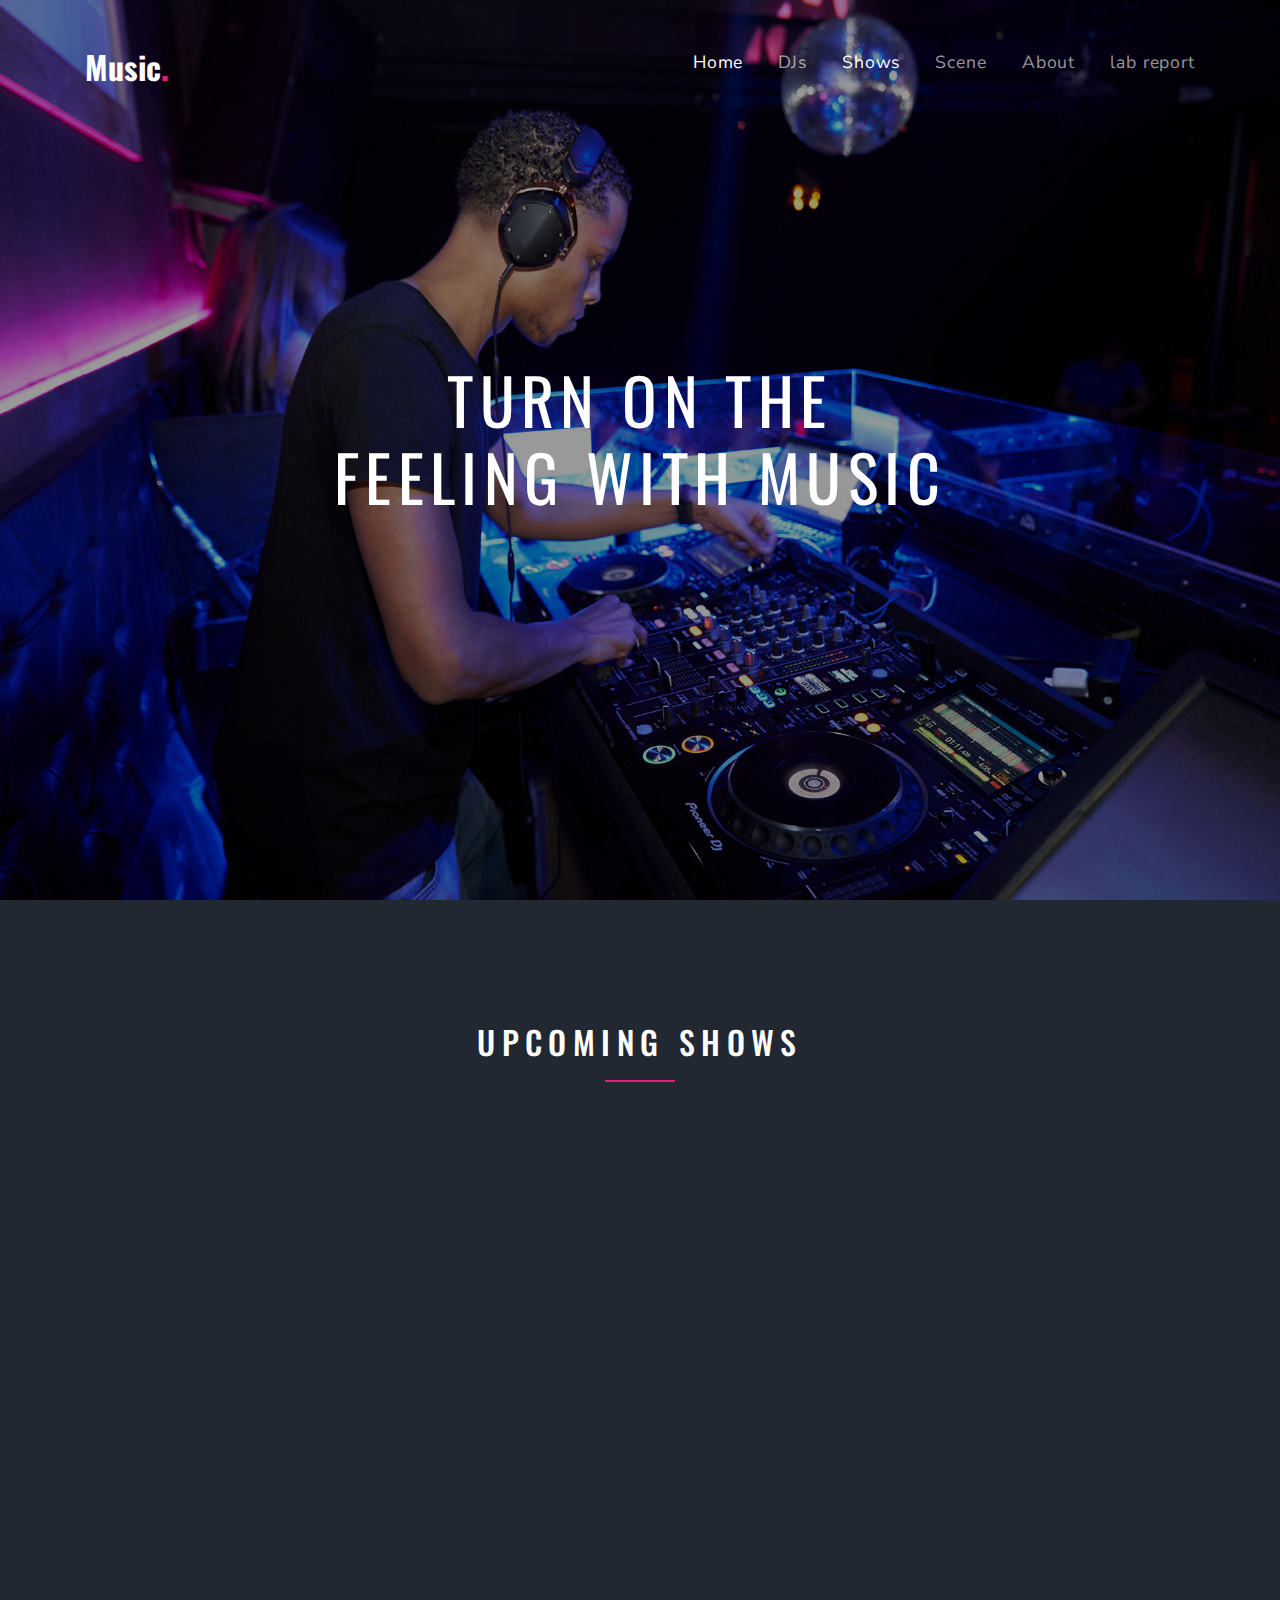
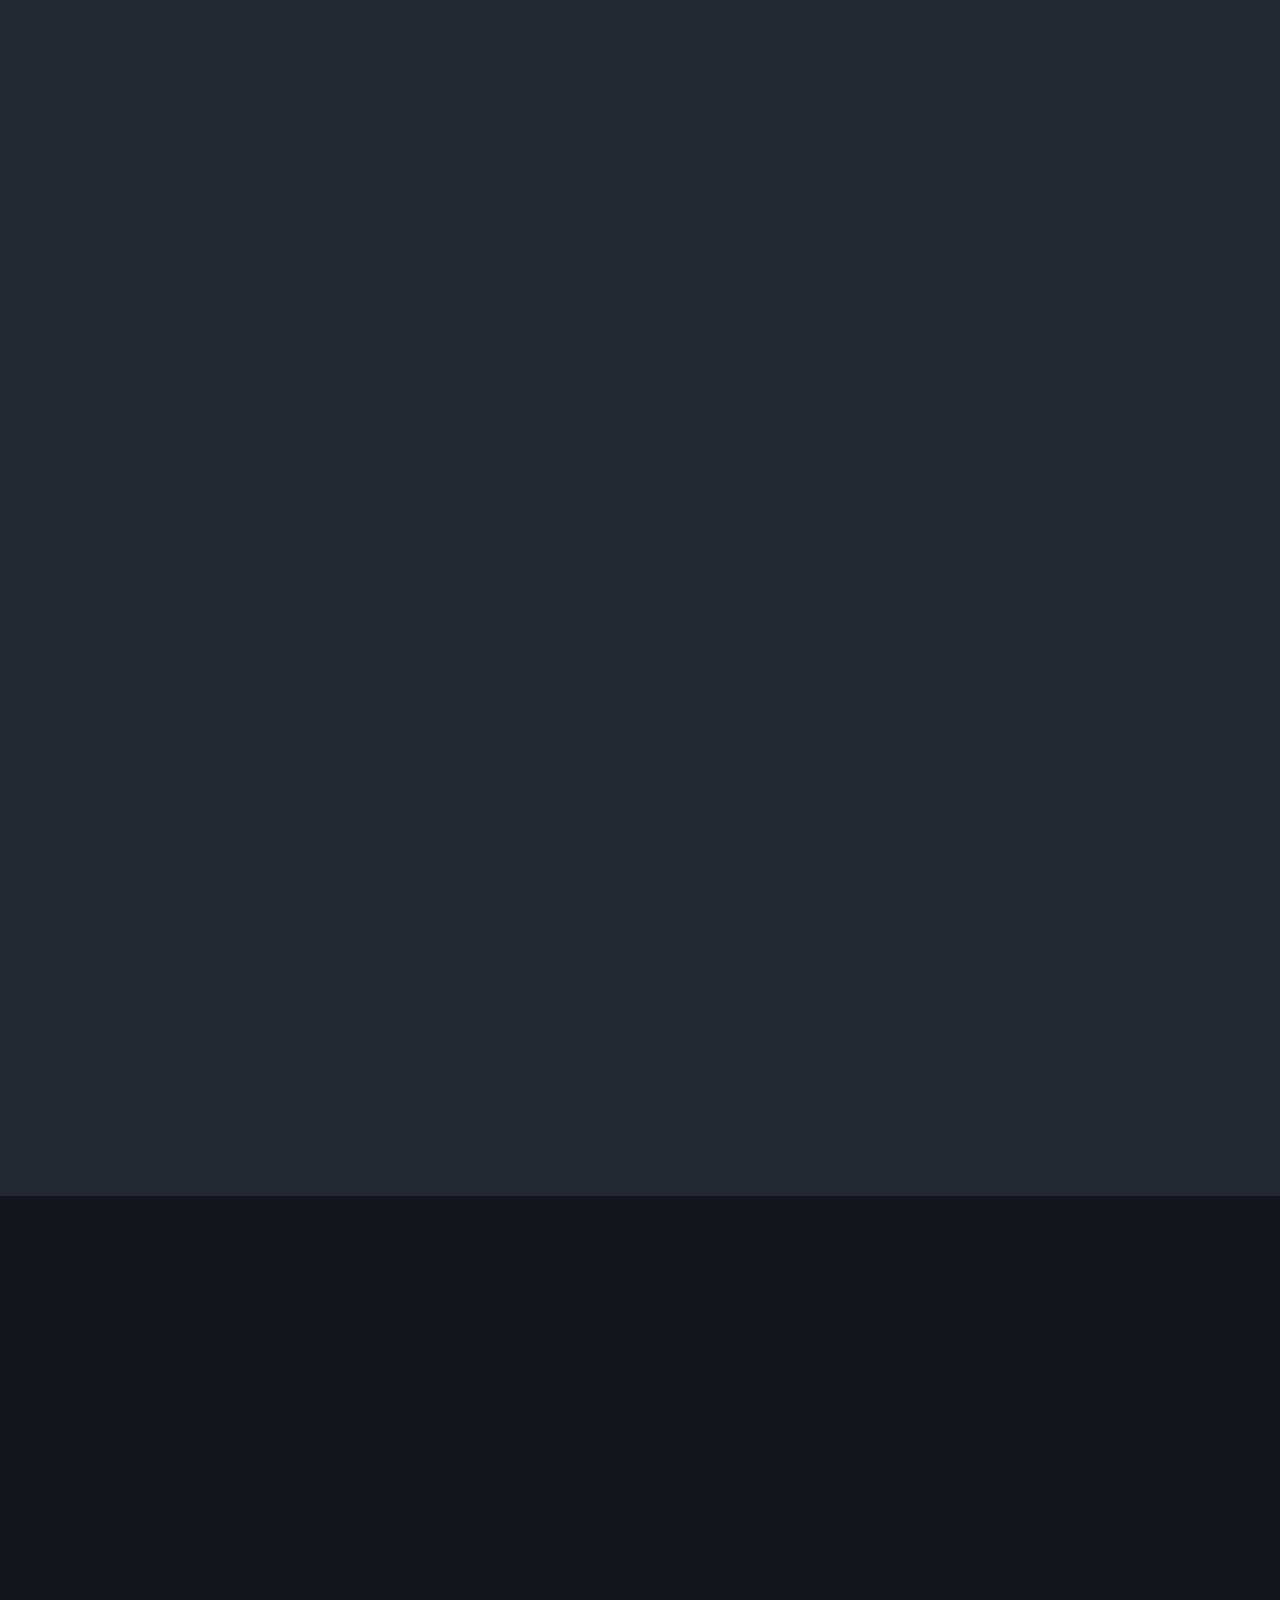
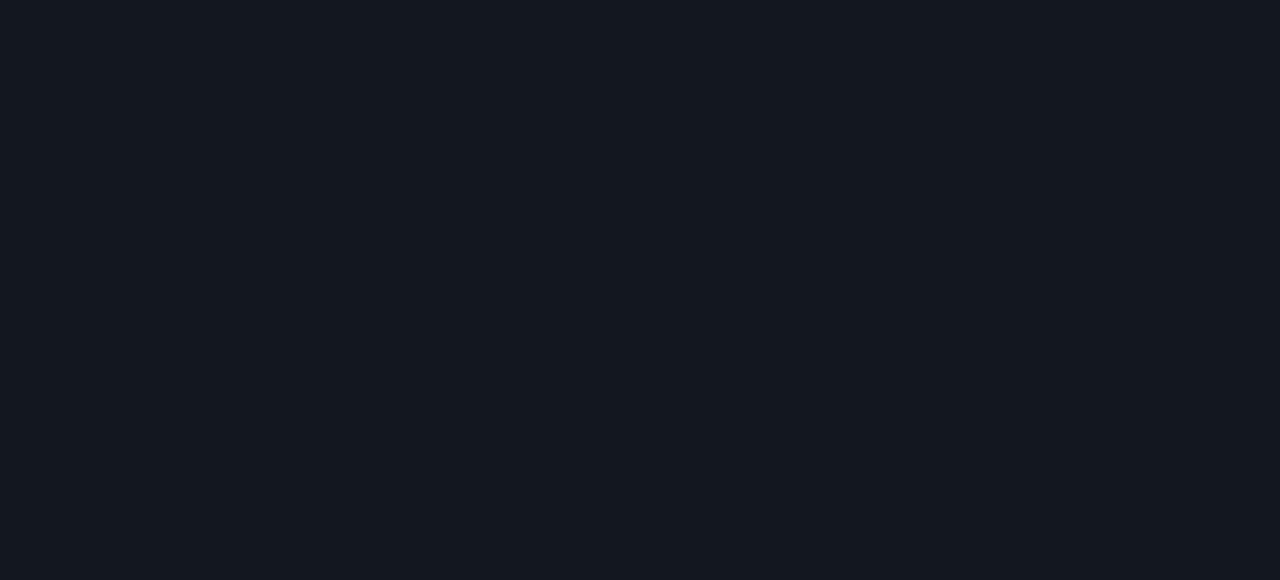
<file: index.html>
<!DOCTYPE html>
<html lang="en">
  <head>
    <title>Music &mdash; Blast all summer</title>
    <meta charset="utf-8">
    <meta name="viewport" content="width=device-width, initial-scale=1, shrink-to-fit=no">
    <link rel="Shortcut Icon" href="./images/1.ico" type="image/x-icon" />
    <link rel="stylesheet" href="https://fonts.googleapis.com/css?family=Nunito+Sans:200,300,400,700,900|Oswald:400,700"> 
    <link rel="stylesheet" href="fonts/icomoon/style.css">

    <link rel="stylesheet" href="css/bootstrap.min.css">
    <link rel="stylesheet" href="css/magnific-popup.css">
    <link rel="stylesheet" href="css/jquery-ui.css">
    <link rel="stylesheet" href="css/owl.carousel.min.css">
    <link rel="stylesheet" href="css/owl.theme.default.min.css">
    <link rel="stylesheet" href="css/bootstrap-datepicker.css">
    <link rel="stylesheet" href="css/mediaelementplayer.css">
    <link rel="stylesheet" href="css/animate.css">
    <link rel="stylesheet" href="fonts/flaticon/font/flaticon.css">
    <link rel="stylesheet" href="css/fl-bigmug-line.css">
    
  
    <link rel="stylesheet" href="css/aos.css">

    <link rel="stylesheet" href="css/style.css">
    
  </head>
  <body>
  
    
  
  <div class="site-wrap">

    <div class="site-navbar mt-4">
        <div class="container py-1">
          <div class="row align-items-center">
            <div class="col-8 col-md-8 col-lg-4">
              <h1 class="mb-0"><a href="index.html" class="text-white h2 mb-0"><strong>Music<span class="text-primary">.</span></strong></a></h1>
            </div>
            <div class="col-4 col-md-4 col-lg-8">
              <nav class="site-navigation text-right text-md-right" role="navigation">

                <div class="d-inline-block d-lg-none ml-md-0 mr-auto py-3"><a href="#" class="site-menu-toggle js-menu-toggle text-white"><span class="icon-menu h3"></span></a></div>

                <ul class="site-menu js-clone-nav d-none d-lg-block">
                  <li class="active">
                    <a href="index.html">Home</a>
                  </li>
                  <li><a href="dj.html">DJs</a></li>
                  <li class="active">
                    <a href="shows.html">Shows</a>
                   
                  </li>
                  <li><a href="events.html">Scene</a></li>
                  <li><a href="about.html">About</a></li>
                  <li><a href="contact.html">lab report</a></li>
                </ul>
              </nav>
            </div>
           

          </div>
        </div>
      </div>
    </div>

    <div class="site-mobile-menu">
      <div class="site-mobile-menu-header">
        <div class="site-mobile-menu-close mt-3">
          <span class="icon-close2 js-menu-toggle"></span>
        </div>
      </div>
      <div class="site-mobile-menu-body"></div>
    </div> <!-- .site-mobile-menu -->
    
    <div class="site-blocks-cover overlay" style="background-image: url('images/hero_bg_1.jpg');" 
    data-aos="fade" data-stellar-background-ratio="0.5" data-aos="fade">
      <div class="container">
        <div class="row align-items-center justify-content-center">
          <div class="col-md-7 text-center" data-aos="fade-up" data-aos-delay="400">
            <h1 class="mb-4">Turn On The Feeling With Music</h1>
          </div>
        </div>
      </div>
    </div>

    <div class="site-section">
      <div class="container">
        <div class="row">
          <div class="site-section-heading text-center mb-5 w-border col-md-6 mx-auto">
            <h2 class="mb-5">Upcoming Shows</h2>
            <p></p>
          </div>
        </div>
        <div class="row">
          <div class="col-md-6 col-lg-3" data-aos="fade-up" data-aos-delay="100">
            <a href="#" class="unit-9">
              <div class="image" style="background-image: url('images/img_1.jpg');"></div>
              <div class="unit-9-content">
                <h2>Nonstop Pop 2012</h2>
                <span>Friday 1:00pm &mdash; 2:30pm</span>
                <span>with Wendy Matos</span>
              </div>
            </a>
          </div>

          <div class="col-md-6 col-lg-3" data-aos="fade-up" data-aos-delay="200">
            <a href="#" class="unit-9">
              <div class="image" style="background-image: url('images/img_2.jpg');"></div>
              <div class="unit-9-content">
                <h2>Electro Party</h2>
                <span>Friday 1:00pm &mdash; 2:30pm</span>
                <span>with Gaby Tenda</span>
              </div>
            </a>
          </div>
          <div class="col-md-6 col-lg-3" data-aos="fade-up" data-aos-delay="300">
            <a href="#" class="unit-9">
              <div class="image" style="background-image: url('images/img_3.jpg');"></div>
              <div class="unit-9-content">
                <h2>Classic Hits</h2>
                <span>Friday 1:00pm &mdash; 2:30pm</span>
                <span>with James Tenda</span>
              </div>
            </a>
          </div>
          <div class="col-md-6 col-lg-3" data-aos="fade-up" data-aos-delay="400">
            <a href="#" class="unit-9">
              <div class="image" style="background-image: url('images/img_4.jpg');"></div>
              <div class="unit-9-content">
                <h2>Classic Songs</h2>
                <span>Friday 1:00pm &mdash; 2:30pm</span>
                <span>with Troy Peters</span>
              </div>
            </a>
          </div>
        </div>
      </div>
    </div>

    <div class="site-section">

      <div class="container">

        <div class="row">
          <div class="site-section-heading text-center mb-5 w-border col-md-6 mx-auto" data-aos="fade-up">
            <h2 class="mb-5">Featured Podcasts</h2>
            <p>Grand music performances were held in the happy atmosphere firstly firstly concrening religion,farming and festival.The modern form of
              music festival began in the eighteen century in order to memory Shakespeare
            </p>
          </div>
        </div>
        
        <div class="site-block-retro d-block d-md-flex">

          <a href="#" class="col1 unit-9 no-height" data-aos="fade-up" data-aos-delay="100">
            <div class="image" style="background-image: url('images/b.jpg');"></div>
            <div class="unit-9-content">
              <h2>Strawberry Music Festival</h2>
              <span>Friday 1:00pm &mdash; 2:30pm</span>
            </div>
          </a>

          <div class="col2 ml-auto">

            <a href="#" class="col2-row1 unit-9 no-height" data-aos="fade-up" data-aos-delay="200">
              <div class="image" style="background-image: url('images/a.jpg');"></div>
              <div class="unit-9-content">
                <h2>Orange Island Music Festival</h2>
                <span>Saturday 1:00pm &mdash; 2:30pm</span>
              </div>
            </a>

            <a href="#" class="col2-row2 unit-9 no-height" data-aos="fade-up" data-aos-delay="300">
              <div class="image" style="background-image: url('images/c.jpg');"></div>
              <div class="unit-9-content">
                <h2>Midi Music Festival</h2>
                <span>sunday 1:00pm &mdash; 2:30pm</span>
              </div>
            </a>

          </div>

        </div>
        
      </div>
    </div>

    
    <div class="site-section bg-dark block-13">
      <div class="container" data-aos="fade-up">
        <div class="row">
          <div class="site-section-heading text-center mb-5 w-border col-md-6 mx-auto">
            <h2 class="mb-5">Love By Our Listeners</h2>
            <p>With wonderful notes, make up brilliant life music, there is music, the soul will not be silent...</p>
          </div>
        </div>
        <div class="nonloop-block-13 owl-carousel">
          
          <div class="text-center p-3 p-md-5 bg-white">
            <div class="mb-4">            
              <img src="images/person_1.jpg" alt="Image" class="w-50 mx-auto img-fluid rounded-circle">
            </div>
            <div class="text-black">
              <h3 class="font-weight-light h5">Megan Smith</h3>
              <p class="font-italic">&ldquo;We found love in a hopeless place We found love in a hopeless place
               
                Oh I think that I found myself a cheerleader&rdquo;</p>
            </div>
          </div>

          <div class="text-center p-3 p-md-5 bg-white">
            <div class="mb-4">            
              <img src="images/person_2.jpg" alt="Image" class="w-50 mx-auto img-fluid rounded-circle">
            </div>
            <div class="text-black">
              <h3 class="font-weight-light h5">Brooke Cagle</h3>
              <p class="font-italic">&ldquo;All I wanna do is love your body
               
                Ah, ooh baby baby, ooh baby &rdquo;</p>
            </div>
          </div>

          <div class="text-center p-3 p-md-5 bg-white">
            <div class="mb-4">            
              <img src="images/person_3.jpg" alt="Image" class="w-50 mx-auto img-fluid rounded-circle">
            </div>
            <div class="text-black">
              <h3 class="font-weight-light h5">Philip Martin</h3>
              <p class="font-italic">&ldquo;What doesn't kill you makes you stronger
                
                Doesn't mean I'm lonely when I'm alone&rdquo;</p>
            </div>
          </div>

          <div class="text-center p-3 p-md-5 bg-white">
            <div class="mb-4">            
              <img src="images/person_1.jpg" alt="Image" class="w-50 mx-auto img-fluid rounded-circle">
            </div>
            <div class="text-black">
              <h3 class="font-weight-light h5">Steven Ericson</h3>
              <p class="font-italic">&ldquo;I think I finally had enough

                I think I maybe think too much
                
                I think this might be it for us
                
               &rdquo;</p>
            </div>
          </div>

          <div class="text-center p-3 p-md-5 bg-white">
            <div class="mb-4">            
              <img src="images/person_2.jpg" alt="Image" class="w-50 mx-auto img-fluid rounded-circle">
            </div>
            <div class="text-black">
              <h3 class="font-weight-light h5">Nathan Dumlao</h3>
              <p class="font-italic">&ldquo;Well, let me love you

                There's just one life to live
                
                And there's no time to waste, to waste&rdquo;</p>
            </div>
          </div>

          <div class="text-center p-3 p-md-5 bg-white">
            <div class="mb-4">            
              <img src="images/person_4.jpg" alt="Image" class="w-50 mx-auto img-fluid rounded-circle">
            </div>
            <div class="text-black">
              <h3 class="font-weight-light h5">Brook Smith</h3>
              <p class="font-italic">&ldquo;Now I'm at a payphone
                
                Hell yeah, dirty bass
                
                Guetto girl, you drive cray&rdquo;</p>
            </div>
          </div>

        </div>
      </div>
    </div>  
    

    


 

  </div>

  <script src="js/jquery-3.3.1.min.js"></script>
  <script src="js/jquery-migrate-3.0.1.min.js"></script>
  <script src="js/jquery-ui.js"></script>
  <script src="js/popper.min.js"></script>
  <script src="js/bootstrap.min.js"></script>
  <script src="js/owl.carousel.min.js"></script>
  <script src="js/mediaelement-and-player.min.js"></script>
  <script src="js/jquery.stellar.min.js"></script>
  <script src="js/jquery.countdown.min.js"></script>
  <script src="js/jquery.magnific-popup.min.js"></script>
  <script src="js/bootstrap-datepicker.min.js"></script>
  <script src="js/aos.js"></script>
  <script src="js/circleaudioplayer.js"></script>

  <script src="js/main.js"></script>
    
  </body>
</html>
</file>
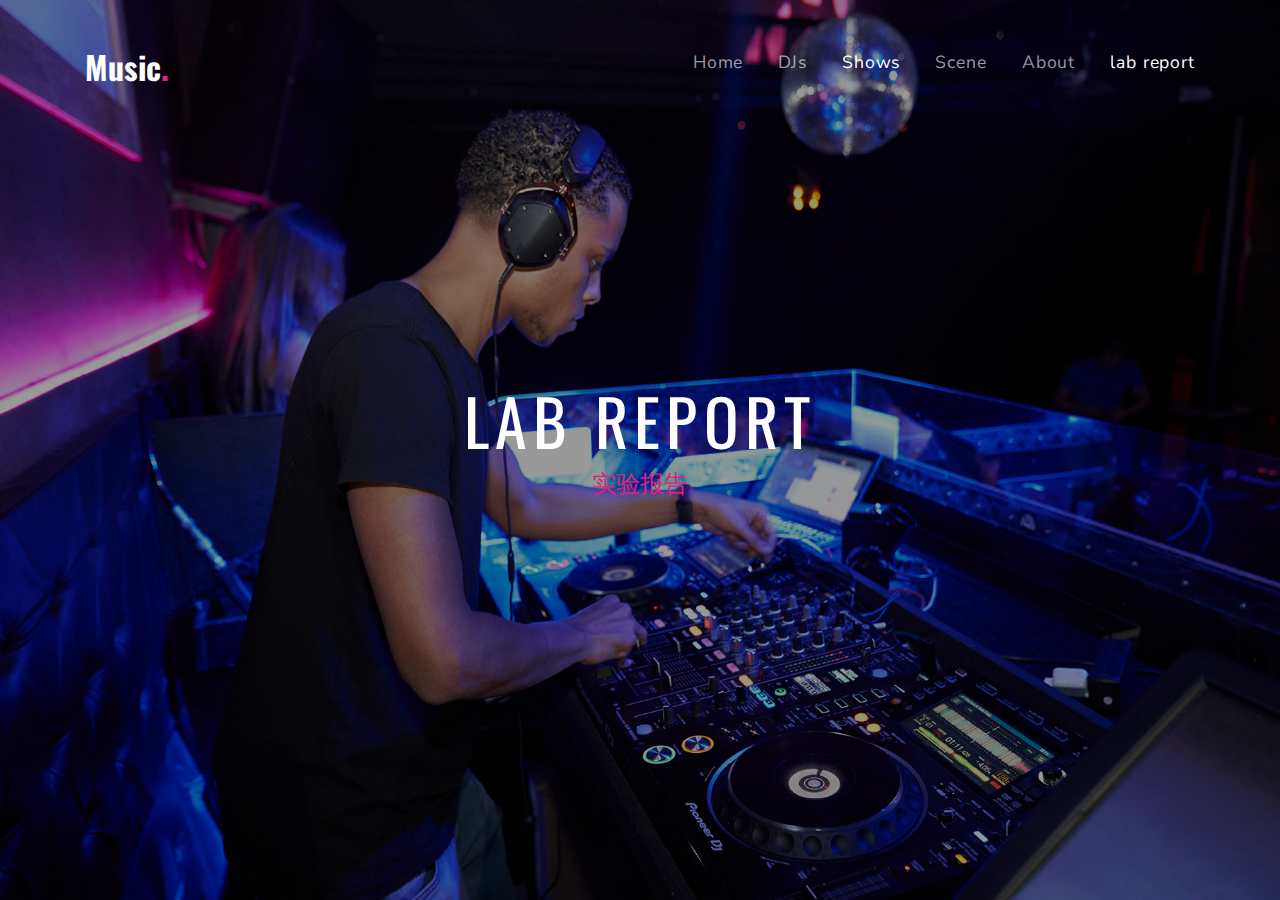
<file: contact.html>
<!DOCTYPE html>
<html lang="en">

<head>
  <title>Music &mdash; Blast all summer</title>
  <meta charset="utf-8">
  <meta name="viewport" content="width=device-width, initial-scale=1, shrink-to-fit=no">
  <link rel="Shortcut Icon" href="./images/1.ico" type="image/x-icon" />
  <link rel="stylesheet" href="https://fonts.googleapis.com/css?family=Nunito+Sans:200,300,400,700,900|Oswald:400,700">
  <link rel="stylesheet" href="fonts/icomoon/style.css">

  <link rel="stylesheet" href="css/bootstrap.min.css">
  <link rel="stylesheet" href="css/magnific-popup.css">
  <link rel="stylesheet" href="css/jquery-ui.css">
  <link rel="stylesheet" href="css/owl.carousel.min.css">
  <link rel="stylesheet" href="css/owl.theme.default.min.css">
  <link rel="stylesheet" href="css/bootstrap-datepicker.css">
  <link rel="stylesheet" href="css/mediaelementplayer.css">
  <link rel="stylesheet" href="css/animate.css">
  <link rel="stylesheet" href="fonts/flaticon/font/flaticon.css">
  <link rel="stylesheet" href="css/fl-bigmug-line.css">


  <link rel="stylesheet" href="css/aos.css">

  <link rel="stylesheet" href="css/style.css">

</head>

<body>



  <div class="site-wrap">

    <div class="site-navbar mt-4">
      <div class="container py-1">
        <div class="row align-items-center">
          <div class="col-8 col-md-8 col-lg-4">
            <h1 class="mb-0"><a href="index.html" class="text-white h2 mb-0"><strong>Music<span
                    class="text-primary">.</span></strong></a></h1>
          </div>
          <div class="col-4 col-md-4 col-lg-8">
            <nav class="site-navigation text-right text-md-right" role="navigation">

              <div class="d-inline-block d-lg-none ml-md-0 mr-auto py-3"><a href="#"
                  class="site-menu-toggle js-menu-toggle text-white"><span class="icon-menu h3"></span></a></div>

              <ul class="site-menu js-clone-nav d-none d-lg-block">
                <li>
                  <a href="index.html">Home</a>
                </li>
                <li><a href="dj.html">DJs</a></li>
                <li class="active">
                  <a href="shows.html">Shows</a>
                 
                </li>
                <li><a href="events.html">Scene</a></li>
                <li><a href="about.html">About</a></li>
                <li class="active"><a href="contact.html">lab report</a></li>
              </ul>
            </nav>
          </div>


        </div>
      </div>
    </div>
  </div>

  <div class="site-mobile-menu">
    <div class="site-mobile-menu-header">
      <div class="site-mobile-menu-close mt-3">
        <span class="icon-close2 js-menu-toggle"></span>
      </div>
    </div>
    <div class="site-mobile-menu-body"></div>
  </div> <!-- .site-mobile-menu -->

  <div class="site-blocks-cover  overlay" style="background-image: url('images/hero_bg_1.jpg');"
    data-aos="fade" data-stellar-background-ratio="0.5" data-aos="fade">
    <div class="container">
      <div class="row align-items-center justify-content-center">
        <div class="col-md-7 text-center" data-aos="fade-up" data-aos-delay="400">
          <h1 class="text-white">lab report</h1>
          <p><a href="1.html">实验报告</a></p>
        </div>
      </div>
    </div>
  </div>






  </div>

  <script src="js/jquery-3.3.1.min.js"></script>
  <script src="js/jquery-migrate-3.0.1.min.js"></script>
  <script src="js/jquery-ui.js"></script>
  <script src="js/popper.min.js"></script>
  <script src="js/bootstrap.min.js"></script>
  <script src="js/owl.carousel.min.js"></script>
  <script src="js/mediaelement-and-player.min.js"></script>
  <script src="js/jquery.stellar.min.js"></script>
  <script src="js/jquery.countdown.min.js"></script>
  <script src="js/jquery.magnific-popup.min.js"></script>
  <script src="js/bootstrap-datepicker.min.js"></script>
  <script src="js/aos.js"></script>
  <script src="js/circleaudioplayer.js"></script>

  <script src="js/main.js"></script>

</body>

</html>
</file>
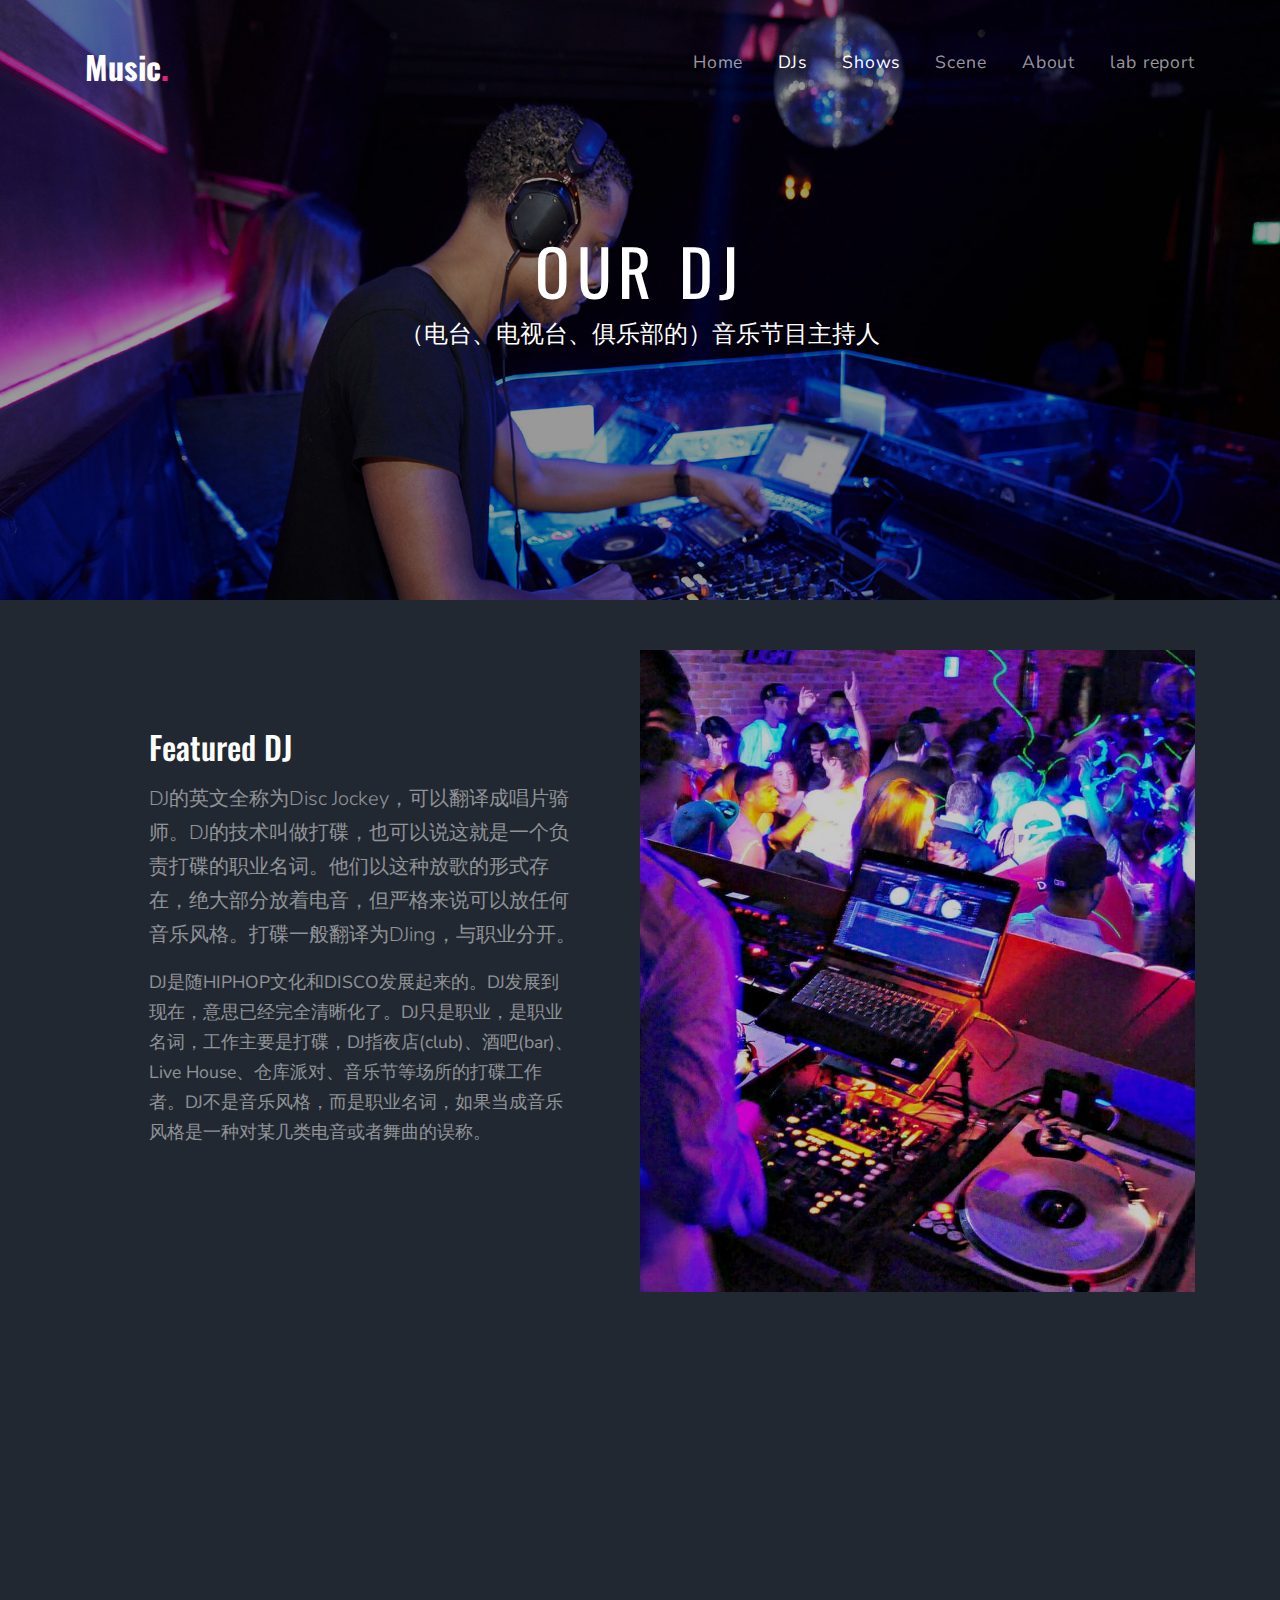
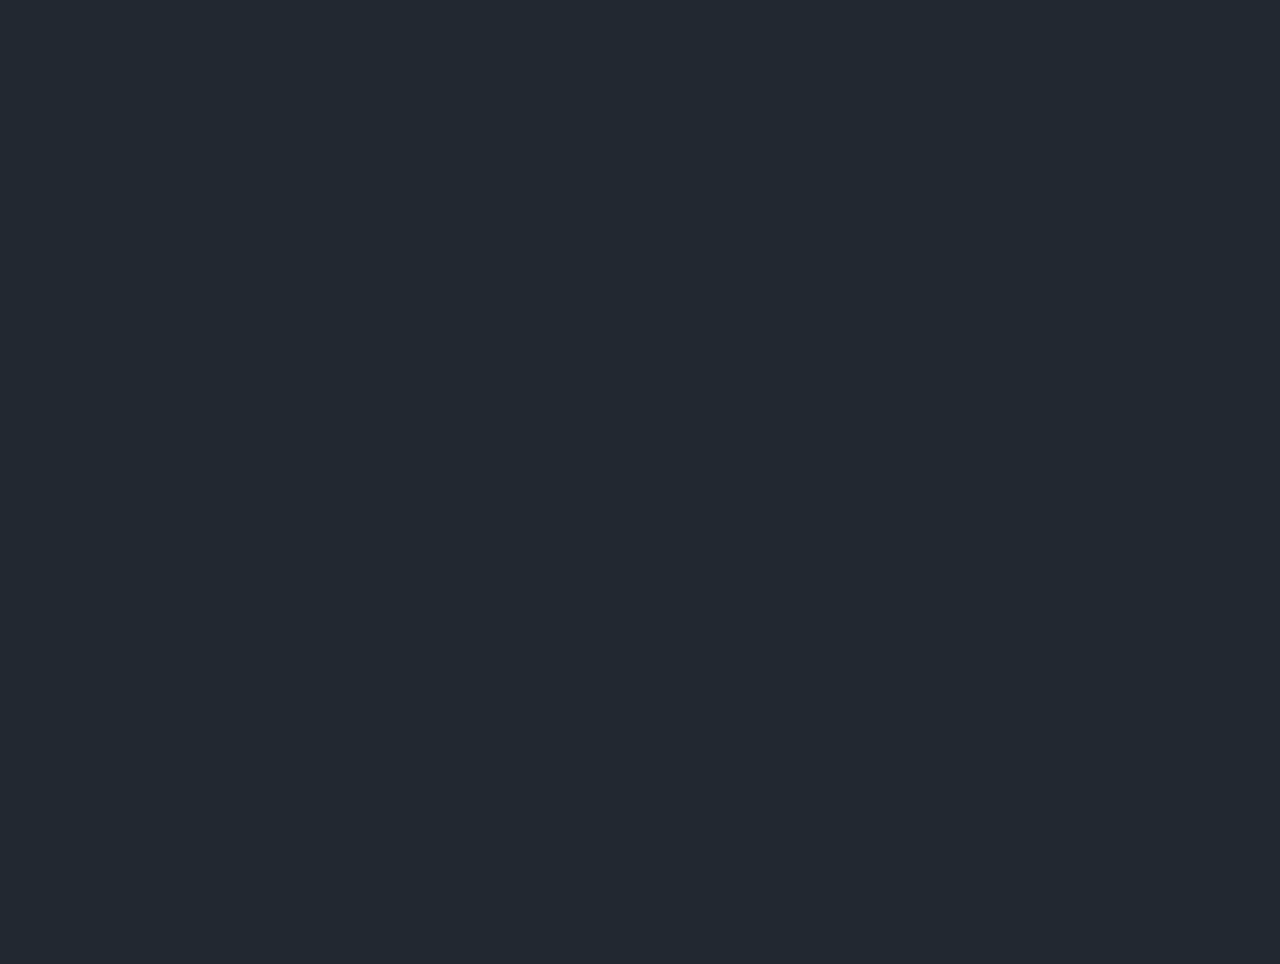
<file: dj.html>
<!DOCTYPE html>
<html lang="en">

<head>
  <title>Music &mdash;Blast all summer</title>
  <meta charset="utf-8">
  <meta name="viewport" content="width=device-width, initial-scale=1, shrink-to-fit=no">
  <link rel="Shortcut Icon" href="./images/1.ico" type="image/x-icon" />


  <link rel="stylesheet" href="https://fonts.googleapis.com/css?family=Nunito+Sans:200,300,400,700,900|Oswald:400,700">
  <link rel="stylesheet" href="fonts/icomoon/style.css">

  <link rel="stylesheet" href="css/bootstrap.min.css">
  <link rel="stylesheet" href="css/magnific-popup.css">
  <link rel="stylesheet" href="css/jquery-ui.css">
  <link rel="stylesheet" href="css/owl.carousel.min.css">
  <link rel="stylesheet" href="css/owl.theme.default.min.css">
  <link rel="stylesheet" href="css/bootstrap-datepicker.css">
  <link rel="stylesheet" href="css/mediaelementplayer.css">
  <link rel="stylesheet" href="css/animate.css">
  <link rel="stylesheet" href="fonts/flaticon/font/flaticon.css">
  <link rel="stylesheet" href="css/fl-bigmug-line.css">


  <link rel="stylesheet" href="css/aos.css">

  <link rel="stylesheet" href="css/style.css">

</head>

<body>



  <div class="site-wrap">

    <div class="site-navbar mt-4">
      <div class="container py-1">
        <div class="row align-items-center">
          <div class="col-8 col-md-8 col-lg-4">
            <h1 class="mb-0"><a href="index.html" class="text-white h2 mb-0"><strong>Music<span
                    class="text-primary">.</span></strong></a></h1>
          </div>
          <div class="col-4 col-md-4 col-lg-8">
            <nav class="site-navigation text-right text-md-right" role="navigation">

              <div class="d-inline-block d-lg-none ml-md-0 mr-auto py-3"><a href="#"
                  class="site-menu-toggle js-menu-toggle text-white"><span class="icon-menu h3"></span></a></div>

              <ul class="site-menu js-clone-nav d-none d-lg-block">
                <li>
                  <a href="index.html">Home</a>
                </li>
                <li class="active"><a href="dj.html">DJs</a></li>
                <li class="active">
                  <a href="shows.html">Shows</a>
                
                </li>
                <li><a href="events.html">Scene</a></li>
                <li><a href="about.html">About</a></li>
                <li><a href="contact.html">lab report</a></li>
              </ul>
            </nav>
          </div>


        </div>
      </div>
    </div>
  </div>

  <div class="site-mobile-menu">
    <div class="site-mobile-menu-header">
      <div class="site-mobile-menu-close mt-3">
        <span class="icon-close2 js-menu-toggle"></span>
      </div>
    </div>
    <div class="site-mobile-menu-body"></div>
  </div> <!-- .site-mobile-menu -->

  <div class="site-blocks-cover inner-page-cover overlay" style="background-image: url('images/hero_bg_1.jpg');"
    data-aos="fade" data-stellar-background-ratio="0.5" data-aos="fade">
    <div class="container">
      <div class="row align-items-center justify-content-center">
        <div class="col-md-7 text-center" data-aos="fade-up" data-aos-delay="400">
          <h1 class="text-white">Our DJ</h1>
          <p>（电台、电视台、俱乐部的）音乐节目主持人</p>
        </div>
      </div>
    </div>
  </div>

  <div class="container">
    <div class="site-block-half d-block d-lg-flex site-block-video">
      <div class="image bg-image order-2" style="background-image: url(images/D.jpg); margin-top: 50px; " data-aos="fade-up"
        data-aos-delay="200">
        
      </div>
      <div class="text order-1" data-aos="fade-up">
        <h2 class="text-white mb-3">Featured DJ</h2>
        <p class="lead">DJ的英文全称为Disc Jockey，可以翻译成唱片骑师。DJ的技术叫做打碟，也可以说这就是一个负责打碟的职业名词。他们以这种放歌的形式存在，绝大部分放着电音，但严格来说可以放任何音乐风格。打碟一般翻译为DJing，与职业分开。</p>
        <p>DJ是随HIPHOP文化和DISCO发展起来的。DJ发展到现在，意思已经完全清晰化了。DJ只是职业，是职业名词，工作主要是打碟，DJ指夜店(club)、酒吧(bar)、Live House、仓库派对、音乐节等场所的打碟工作者。DJ不是音乐风格，而是职业名词，如果当成音乐风格是一种对某几类电音或者舞曲的误称。</p>
      </div>
    </div>
  </div>
  
  
  
  <div class="site-section">
    <div class="container" data-aos="fade-up">
      <div class="row">
        <div class="site-section-heading text-center mb-5 w-border col-md-6 mx-auto">
          <h2 class="mb-5">Our DJs</h2>
          <p>Lorem ipsum dolor sit amet, consectetur adipisicing elit. Eveniet, fugit nam obcaecati fuga itaque deserunt
            officia, error reiciendis ab quod?</p>
        </div>
      </div>
      <div class="row">
        <div class="col-md-6 col-lg-4 mb-5 mb-lg-5">
          <div class="team-member">
  
            <img src="images/person_1.jpg" alt="Image" class="img-fluid">
          </div>
        </div>
  
        <div class="col-md-6 col-lg-4 mb-5 mb-lg-5">
          <div class="team-member">
  
            <img src="images/person_2.jpg" alt="Image" class="img-fluid">
          </div>
        </div>
  
        <div class="col-md-6 col-lg-4 mb-5 mb-lg-5">
          <div class="team-member">
            <img src="images/person_3.jpg" alt="Image" class="img-fluid">
          </div>
        </div>
  
        <div class="col-md-6 col-lg-4 mb-5 mb-lg-5">
          <div class="team-member">
  
            <img src="images/person_4.jpg" alt="Image" class="img-fluid">
          </div>
        </div>
  
        <div class="col-md-6 col-lg-4 mb-5 mb-lg-5">
          <div class="team-member">
  
            <img src="images/person_5.jpg" alt="Image" class="img-fluid">
          </div>
        </div>
  
        <div class="col-md-6 col-lg-4 mb-5 mb-lg-5">
          <div class="team-member">
  
            <img src="images/person_6.jpg" alt="Image" class="img-fluid">
          </div>
        </div>
  
  
      </div>
    </div>
  </div>
  
  





  </div>

  <script src="js/jquery-3.3.1.min.js"></script>
  <script src="js/jquery-migrate-3.0.1.min.js"></script>
  <script src="js/jquery-ui.js"></script>
  <script src="js/popper.min.js"></script>
  <script src="js/bootstrap.min.js"></script>
  <script src="js/owl.carousel.min.js"></script>
  <script src="js/mediaelement-and-player.min.js"></script>
  <script src="js/jquery.stellar.min.js"></script>
  <script src="js/jquery.countdown.min.js"></script>
  <script src="js/jquery.magnific-popup.min.js"></script>
  <script src="js/bootstrap-datepicker.min.js"></script>
  <script src="js/aos.js"></script>
  <script src="js/circleaudioplayer.js"></script>

  <script src="js/main.js"></script>

</body>

</html>
</file>
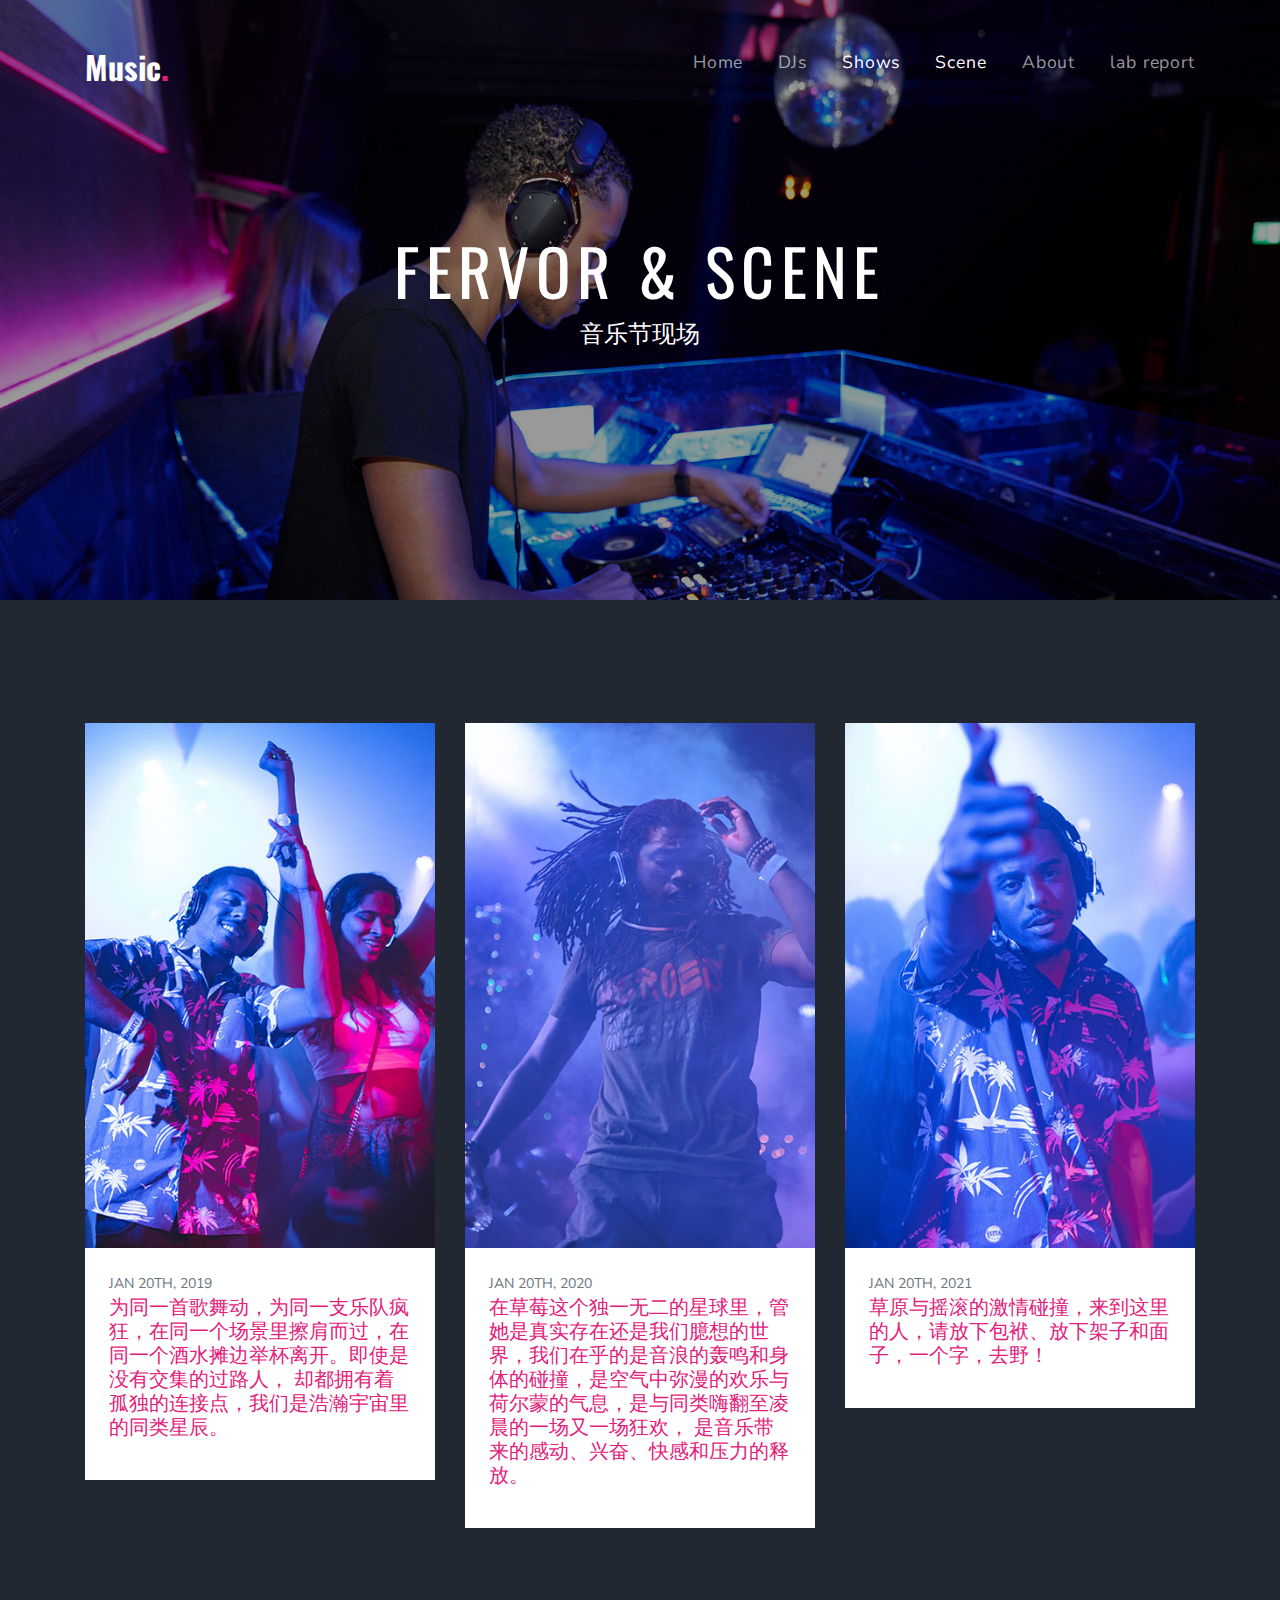
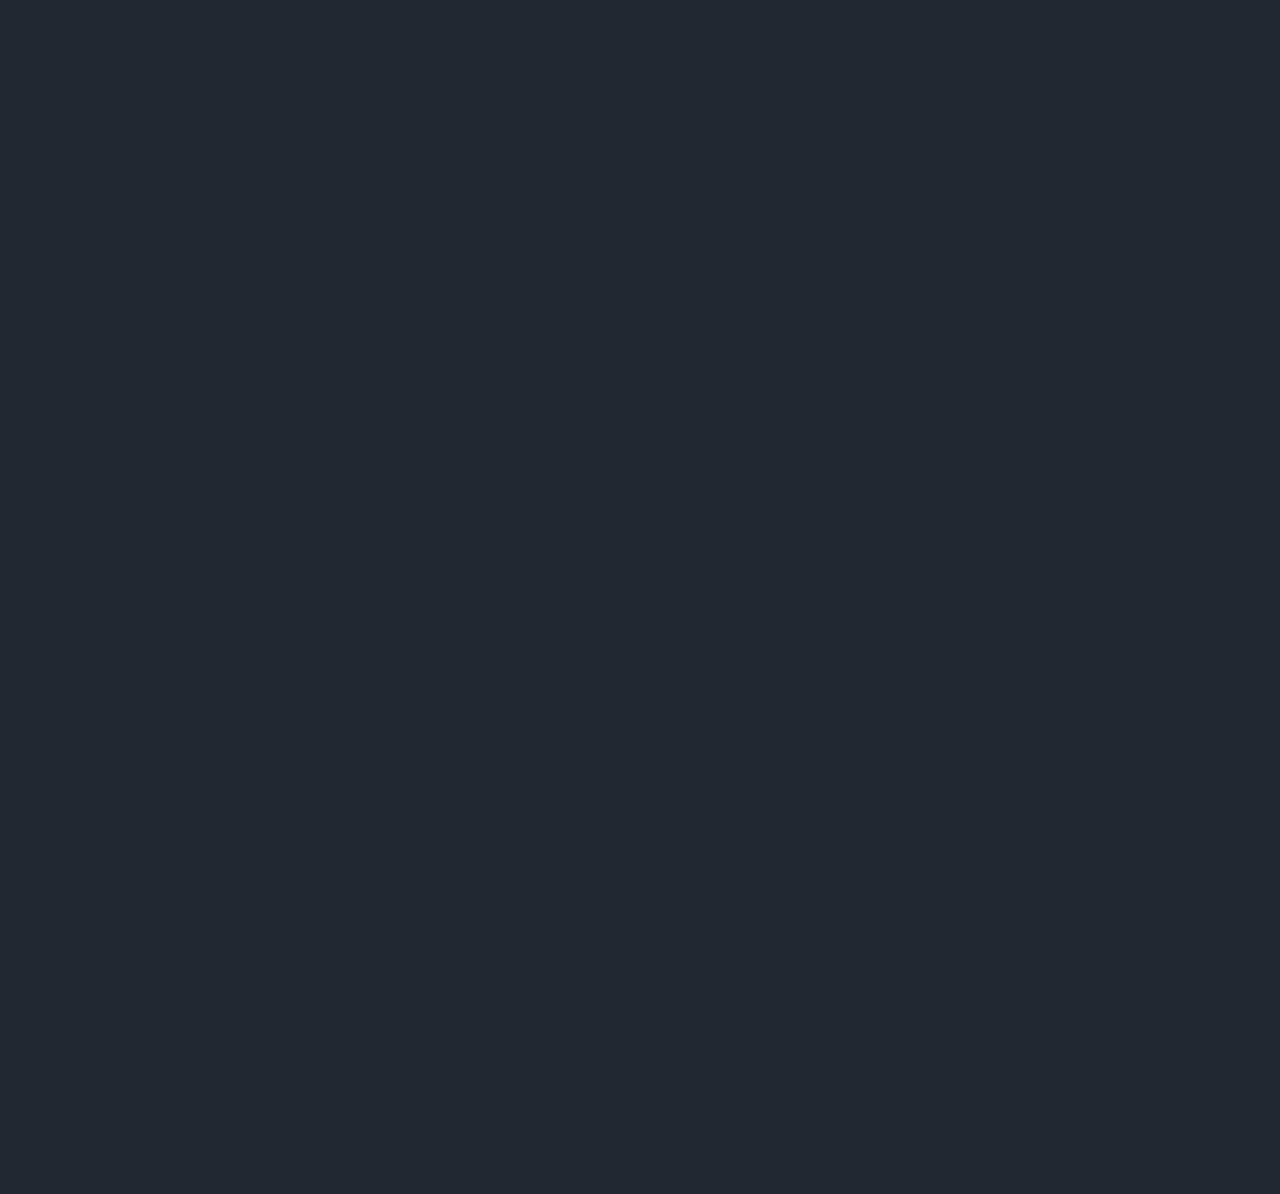
<file: events.html>
<!DOCTYPE html>
<html lang="en">
<head>
  <title>Music &mdash; Blast all summer</title>
  <meta charset="utf-8">
  <meta name="viewport" content="width=device-width, initial-scale=1, shrink-to-fit=no">
  <link rel="Shortcut Icon" href="./images/1.ico" type="image/x-icon" />
  <link rel="stylesheet" href="https://fonts.googleapis.com/css?family=Nunito+Sans:200,300,400,700,900|Oswald:400,700">
  <link rel="stylesheet" href="fonts/icomoon/style.css">

  <link rel="stylesheet" href="css/bootstrap.min.css">
  <link rel="stylesheet" href="css/magnific-popup.css">
  <link rel="stylesheet" href="css/jquery-ui.css">
  <link rel="stylesheet" href="css/owl.carousel.min.css">
  <link rel="stylesheet" href="css/owl.theme.default.min.css">
  <link rel="stylesheet" href="css/bootstrap-datepicker.css">
  <link rel="stylesheet" href="css/mediaelementplayer.css">
  <link rel="stylesheet" href="css/animate.css">
  <link rel="stylesheet" href="fonts/flaticon/font/flaticon.css">
  <link rel="stylesheet" href="css/fl-bigmug-line.css">


  <link rel="stylesheet" href="css/aos.css">

  <link rel="stylesheet" href="css/style.css">

</head>

<body>



  <div class="site-wrap">

    <div class="site-navbar mt-4">
      <div class="container py-1">
        <div class="row align-items-center">
          <div class="col-8 col-md-8 col-lg-4">
            <h1 class="mb-0"><a href="index.html" class="text-white h2 mb-0"><strong>Music<span
                    class="text-primary">.</span></strong></a></h1>
          </div>
          <div class="col-4 col-md-4 col-lg-8">
            <nav class="site-navigation text-right text-md-right" role="navigation">

              <div class="d-inline-block d-lg-none ml-md-0 mr-auto py-3"><a href="#"
                  class="site-menu-toggle js-menu-toggle text-white"><span class="icon-menu h3"></span></a></div>

              <ul class="site-menu js-clone-nav d-none d-lg-block">
                <li>
                  <a href="index.html">Home</a>
                </li>
                <li><a href="dj.html">DJs</a></li>
                <li class="active">
                  <a href="shows.html">Shows</a>
                 
                </li>
                <li class="active"><a href="events.html">Scene</a></li>
                <li><a href="about.html">About</a></li>
                <li><a href="contact.html">lab report</a></li>
              </ul>
            </nav>
          </div>
        </div>
      </div>
    </div>
  </div>

  <div class="site-mobile-menu">
    <div class="site-mobile-menu-header">
      <div class="site-mobile-menu-close mt-3">
        <span class="icon-close2 js-menu-toggle"></span>
      </div>
    </div>
    <div class="site-mobile-menu-body"></div>
  </div> <!-- .site-mobile-menu -->

  <div class="site-blocks-cover inner-page-cover overlay" style="background-image: url('images/hero_bg_1.jpg');"
    data-aos="fade" data-stellar-background-ratio="0.5" data-aos="fade">
    <div class="container">
      <div class="row align-items-center justify-content-center">
        <div class="col-md-7 text-center" data-aos="fade-up" data-aos-delay="400">

          <h1 class="text-white">fervor &amp; scene </h1>
          <p>音乐节现场</p>
        </div>
      </div>
    </div>
  </div>

  <div class="site-section">
    <div class="container">
      <div class="row">
        <div class="col-md-6 col-lg-4 mb-5" data-aos="fade-up" data-aos-delay="100">
          <a href="single.html"><img src="images/img_4.jpg" alt="Image" class="img-fluid"></a>
          <div class="p-4 bg-white">
            <span class="d-block text-secondary small text-uppercase">Jan 20th, 2019</span>
            <h2 class="h5 text-black mb-3"><a href="single.html">为同一首歌舞动，为同一支乐队疯狂，在同一个场景里擦肩而过，在同一个酒水摊边举杯离开。即使是没有交集的过路人，
              却都拥有着孤独的连接点，我们是浩瀚宇宙里的同类星辰。</a></h2>
          </div>
        </div>
        <div class="col-md-6 col-lg-4 mb-5" data-aos="fade-up" data-aos-delay="200">
          <a href="single.html"><img src="images/img_2.jpg" alt="Image" class="img-fluid"></a>
          <div class="p-4 bg-white">
            <span class="d-block text-secondary small text-uppercase">Jan 20th, 2020</span>
            <h2 class="h5 text-black mb-3"><a href="single.html">在草莓这个独一无二的星球里，管她是真实存在还是我们臆想的世界，我们在乎的是音浪的轰鸣和身体的碰撞，是空气中弥漫的欢乐与荷尔蒙的气息，是与同类嗨翻至凌晨的一场又一场狂欢，
              是音乐带来的感动、兴奋、快感和压力的释放。</a></h2>
          </div>
        </div>
        <div class="col-md-6 col-lg-4 mb-5" data-aos="fade-up" data-aos-delay="300">
          <a href="single.html"><img src="images/img_3.jpg" alt="Image" class="img-fluid"></a>
          <div class="p-4 bg-white">
            <span class="d-block text-secondary small text-uppercase">Jan 20th, 2021</span>
            <h2 class="h5 text-black mb-3"><a href="single.html">草原与摇滚的激情碰撞，来到这里的人，请放下包袱、放下架子和面子，一个字，去野！</a></h2>
          </div>
        </div>
  

  
      </div>
  
    </div>
  </div>
  
  <div class="site-section">
    <div class="container">
      <div class="row">
        <div class="col-md-6 col-lg-4 mb-5" data-aos="fade-up" data-aos-delay="100">
          <a href="single.html"><img src="images/7.jpg" alt="Image" class="img-fluid" style="width: 400px;height:400px ;"></a>
          <div class="p-4 bg-white">
            <span class="d-block text-secondary small text-uppercase">Jan 20th, 2019</span>
            <h2 class="h5 text-black mb-3"><a href="single.html">我们被这个时代摧残的遍体鳞伤，我们成了他们眼中的傻缺和神经病，地球不再适合你生存，草莓星球是你的最终归属，在这里，我们都是神经病。我们是奇葩，我们被叫做神经病，我们活在舆论里，我们小心翼翼地随波逐流，我们不敢有奇怪的想法说，不敢说出被阉割的诉求，不敢承认我缺，我二，我不一样；我们不敢承认：
              缺的，才是好的。在草莓，你不必在意任何异样的眼睛，你的任何特立独行在这里都将找到归属。</a></h2>
          </div>
        </div>
        <div class="col-md-6 col-lg-4 mb-5" data-aos="fade-up" data-aos-delay="200">
          <a href="single.html"><img src="images/8.jpg" alt="Image" class="img-fluid" style="width: 400px;height:400px ;"></a>
          <div class="p-4 bg-white">
            <span class="d-block text-secondary small text-uppercase">Jan 20th, 2020</span>
            <h2 class="h5 text-black mb-3"><a href="single.html">“爱上一批野马，但我的家里没有草原”，听腻了这首宋胖子的街歌，但对草原的向往一定没变。去野外，去野餐，去撒野，去野合……你的心中一定有属于你的“去野”的词汇。
              总之，去张北草原音乐节，就是要在辽阔的大草原上尽情挥洒你的激情。</a></h2>
          </div>
        </div>
        <div class="col-md-6 col-lg-4 mb-5" data-aos="fade-up" data-aos-delay="300">
          <a href="single.html"><img src="images/9.jpg" alt="Image" class="img-fluid" style="width: 400px;height:400px ;"></a>
          <div class="p-4 bg-white">
            <span class="d-block text-secondary small text-uppercase">Jan 20th, 2021</span>
            <h2 class="h5 text-black mb-3"><a href="single.html">既是无le不作，也是无yue不作！这里只有音乐和快乐。在这样一个狂热的夏天，沉浸在音乐的海洋，做一个快乐的捕手，收获这一场视听盛宴。</a></h2>
          </div>
        </div>
  

  
      </div>
  
    </div>
  </div>
  </div>





  </div>

  <script src="js/jquery-3.3.1.min.js"></script>
  <script src="js/jquery-migrate-3.0.1.min.js"></script>
  <script src="js/jquery-ui.js"></script>
  <script src="js/popper.min.js"></script>
  <script src="js/bootstrap.min.js"></script>
  <script src="js/owl.carousel.min.js"></script>
  <script src="js/mediaelement-and-player.min.js"></script>
  <script src="js/jquery.stellar.min.js"></script>
  <script src="js/jquery.countdown.min.js"></script>
  <script src="js/jquery.magnific-popup.min.js"></script>
  <script src="js/bootstrap-datepicker.min.js"></script>
  <script src="js/aos.js"></script>
  <script src="js/circleaudioplayer.js"></script>

  <script src="js/main.js"></script>

</body>

</html>
</file>
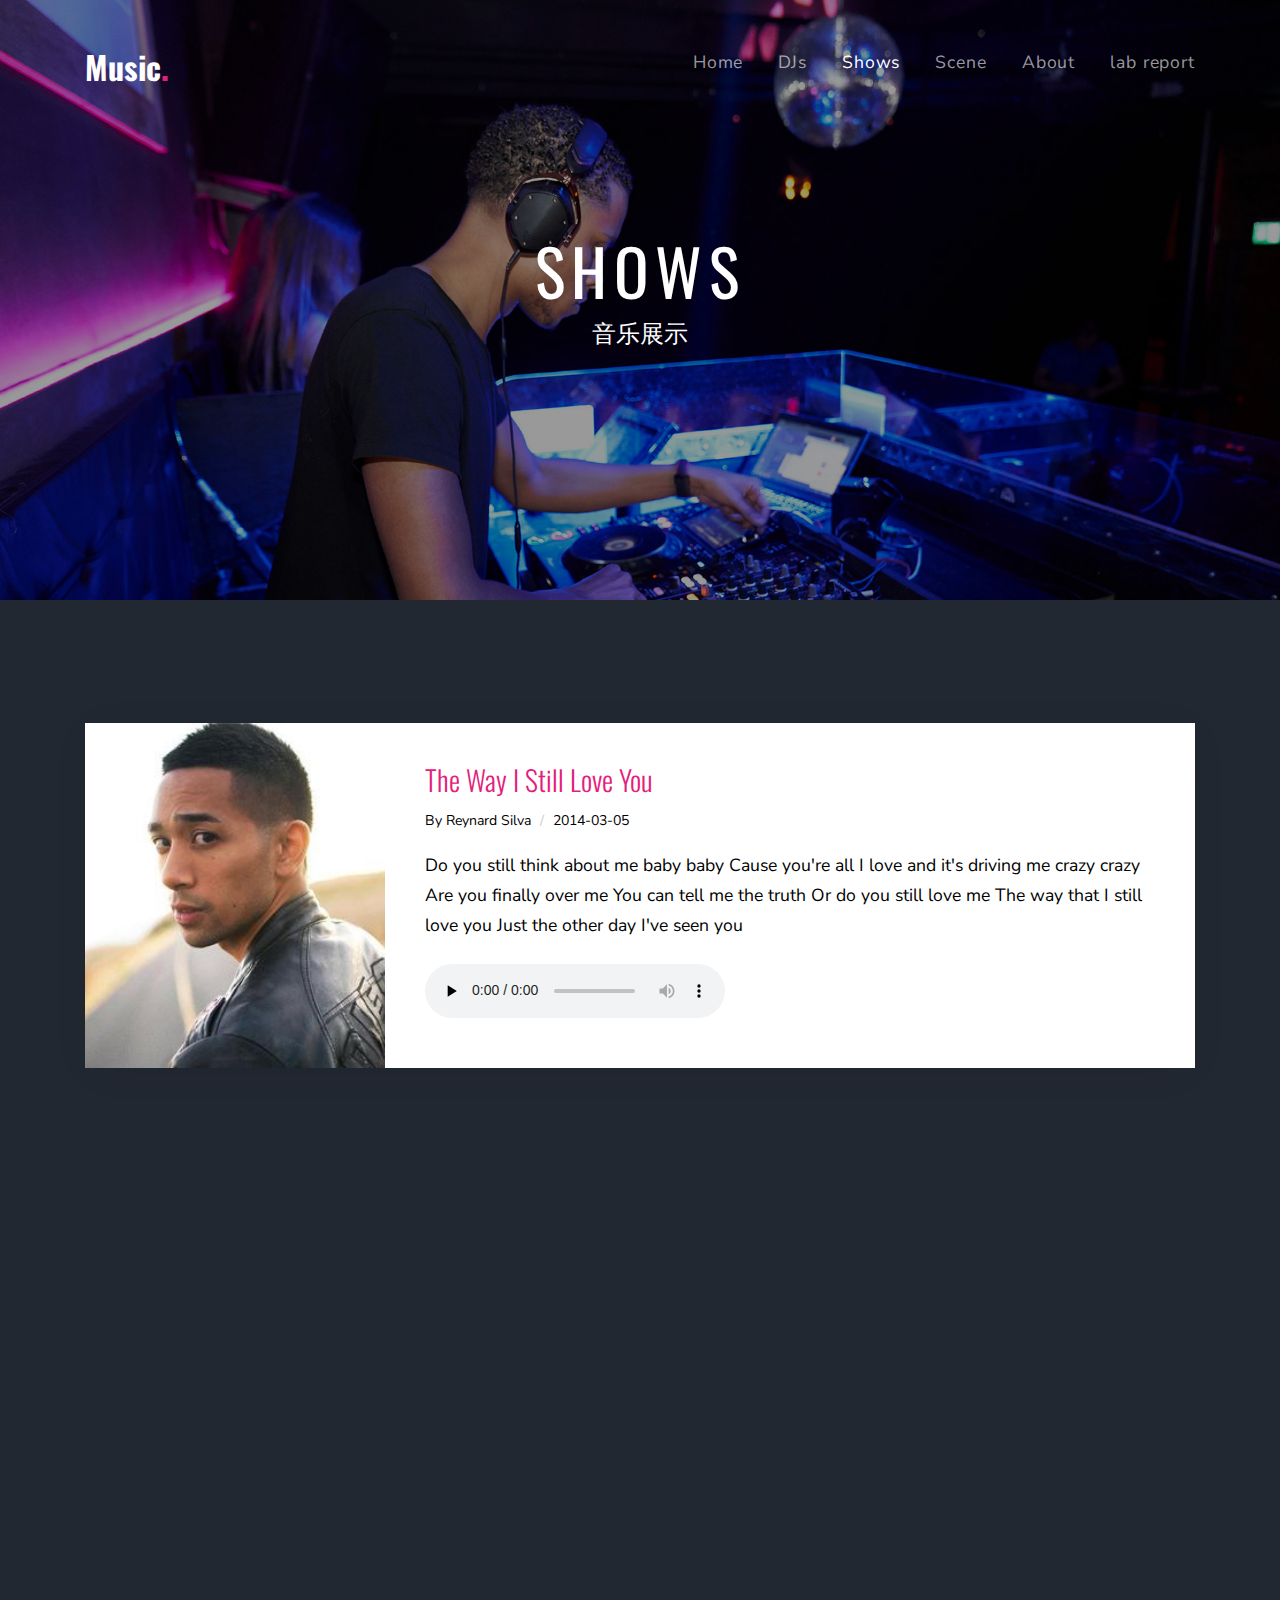
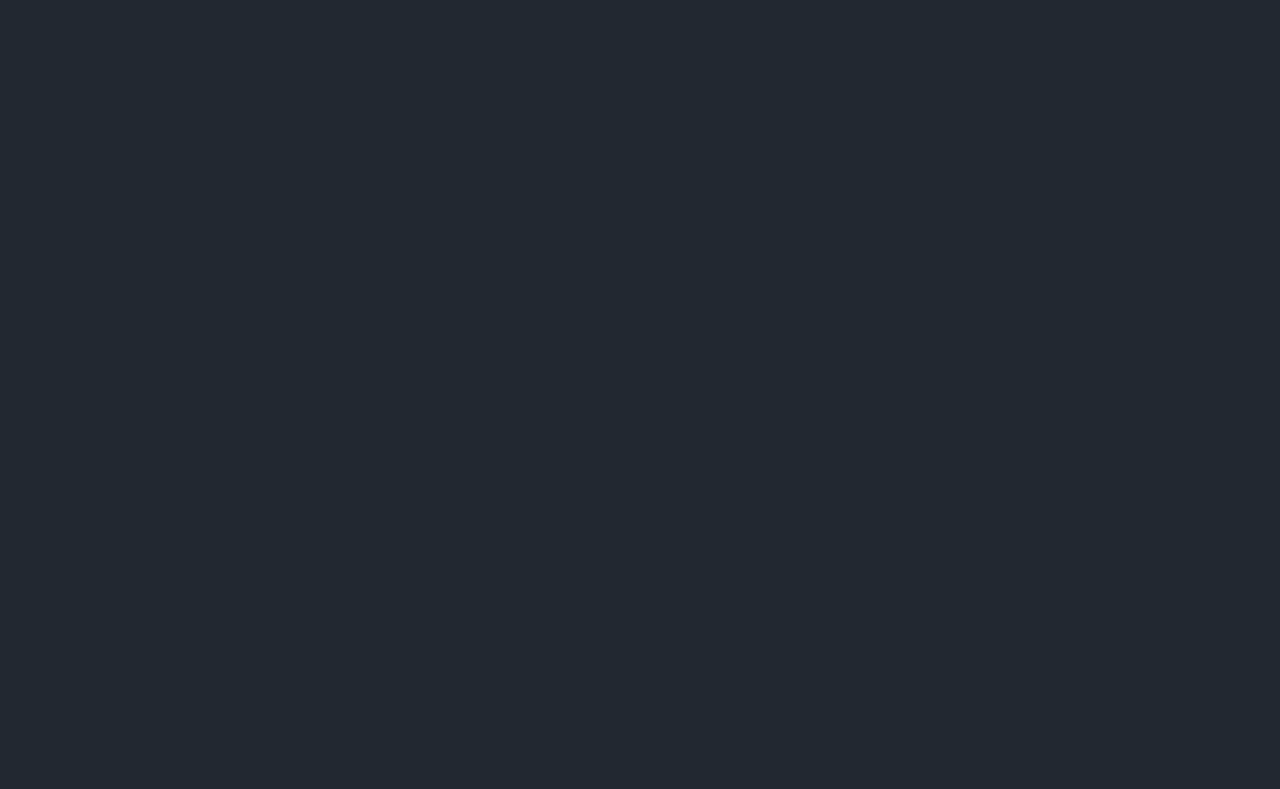
<file: shows.html>
<!DOCTYPE html>
<html lang="en">

<head>
  <title>Music &mdash; Blast all summer</title>
  <meta charset="utf-8">
  <meta name="viewport" content="width=device-width, initial-scale=1, shrink-to-fit=no">
  <link rel="Shortcut Icon" href="./images/1.ico" type="image/x-icon" />
  <link rel="stylesheet" href="https://fonts.googleapis.com/css?family=Nunito+Sans:200,300,400,700,900|Oswald:400,700">
  <link rel="stylesheet" href="fonts/icomoon/style.css">

  <link rel="stylesheet" href="css/bootstrap.min.css">
  <link rel="stylesheet" href="css/magnific-popup.css">
  <link rel="stylesheet" href="css/jquery-ui.css">
  <link rel="stylesheet" href="css/owl.carousel.min.css">
  <link rel="stylesheet" href="css/owl.theme.default.min.css">
  <link rel="stylesheet" href="css/bootstrap-datepicker.css">
  <link rel="stylesheet" href="css/mediaelementplayer.css">
  <link rel="stylesheet" href="css/animate.css">
  <link rel="stylesheet" href="fonts/flaticon/font/flaticon.css">
  <link rel="stylesheet" href="css/fl-bigmug-line.css">


  <link rel="stylesheet" href="css/aos.css">

  <link rel="stylesheet" href="css/style.css">

</head>

<body>

  <div class="site-wrap">

    <div class="site-navbar mt-4">
      <div class="container py-1">
        <div class="row align-items-center">
          <div class="col-8 col-md-8 col-lg-4">
            <h1 class="mb-0"><a href="index.html" class="text-white h2 mb-0"><strong>Music<span
                    class="text-primary">.</span></strong></a></h1>
          </div>
          <div class="col-4 col-md-4 col-lg-8">
            <nav class="site-navigation text-right text-md-right" role="navigation">

              <div class="d-inline-block d-lg-none ml-md-0 mr-auto py-3"><a href="#"
                  class="site-menu-toggle js-menu-toggle text-white"><span class="icon-menu h3"></span></a></div>

              <ul class="site-menu js-clone-nav d-none d-lg-block">
                <li>
                  <a href="index.html">Home</a>
                </li>
                <li><a href="dj.html">DJs</a></li>
                <li class="active">
                  <a href="shows.html">Shows</a>
                
                </li>
                <li><a href="events.html">Scene</a></li>
                <li><a href="about.html">About</a></li>
                <li><a href="contact.html">lab report</a></li>
              </ul>
            </nav>
          </div>


        </div>
      </div>
    </div>
  </div>

  <div class="site-mobile-menu">
    <div class="site-mobile-menu-header">
      <div class="site-mobile-menu-close mt-3">
        <span class="icon-close2 js-menu-toggle"></span>
      </div>
    </div>
    <div class="site-mobile-menu-body"></div>
  </div> <!-- .site-mobile-menu -->

  <div class="site-blocks-cover inner-page-cover overlay" style="background-image: url('images/hero_bg_1.jpg');"
    data-aos="fade" data-stellar-background-ratio="0.5" data-aos="fade">
    <div class="container">
      <div class="row align-items-center justify-content-center">
        <div class="col-md-7 text-center" data-aos="fade-up" data-aos-delay="400">
          <h1 class="text-white">Shows</h1>
          <p>音乐展示</p>
        </div>
      </div>
    </div>
  </div>

  <div class="site-section">
      <div class="container">
        <div class="d-block d-md-flex podcast-entry bg-white mb-5" data-aos="fade-up">
          <div class="image" style="background-image: url('images/2.jpg');"></div>
          <div class="text">

            <h3 class="font-weight-light"><a href="#">The Way I Still Love You</a></h3>
            <div class=" mb-3 text-black"><span class="text-black-opacity-05"><small>By Reynard Silva <span class="sep">/</span> 2014-03-05 <span class="sep"></span></small></span></div>
            <p class="mb-4 text-black">Do you still think about me baby baby

              Cause you're all I love and it's driving me crazy crazy
              
              Are you finally over me
              
              You can tell me the truth
              
              Or do you still love me
              
              The way that I still love you
              
              Just the other day I've seen you</p>

            <div class="player">
              <audio id="player2" preload="none" controls style="max-width: 100%">
                <source src="./images/1.mp3" type="audio/mp3">
              </audio>
            </div>

          </div>
        </div>


         <div class="d-block d-md-flex podcast-entry bg-white mb-5" data-aos="fade-up">
          <div class="image" style="background-image: url('images/0.jpg');"></div>
          <div class="text">

            <h3 class="font-weight-light"><a href="#">Booty Music</a></h3>
            <div class=" mb-3 text-black"><span class="text-black-opacity-05"><small>By Deep side <span class="sep">/</span> 2008-01-01 <span class="sep"></span></small></span></div>
            <p class="mb-4 text-black">Girl,I wanna put you up in my room

              I wanna put you up against that wall
              
              Throw you on the bed and take your clothes off (clothes off)
              
              Everybody don’t like it slow (it slow)
              
              Consider me one of them folk
              
              Let’s get to it (get to it)</p>


            <div class="player">
              <audio id="player2" preload="none" controls style="max-width: 100%">
                <source src="./images/2.mp3" type="audio/mp3">
              </audio>
            </div>

          </div>
        </div>


         <div class="d-block d-md-flex podcast-entry bg-white mb-5" data-aos="fade-up">
            <div class="image" style="background-image: url('images/1.jpg');"></div>
            <div class="text">

              <h3 class="font-weight-light"><a href="#">Mood</a></h3>
              <div class=" mb-3 text-black"><span class="text-black-opacity-05"><small>By 24kGoldn / iann dior <span class="sep">/</span>  2018-04-27 <span class="sep"></span></small></span></div>
              <p class="mb-4 text-black">Why you always in a mood?
            
                ****in 'round, actin' brand new
                
                I ain't tryna tell you what to do
                
                But try to play it cool
                
                Baby, I ain't playing by your rules
                
                Everything look better with a view
                
                Why you always in a mood?
                
                F**kin 'round, actin' brand new</p>

              <div class="player">
                <audio id="player2" preload="none" controls style="max-width: 100%">
                  <source src="./images/3.mp3" type="audio/mp3">
                </audio>
              </div>
            </div>
          </div>


          <div class="d-block d-md-flex podcast-entry bg-white mb-5" data-aos="fade-up">
            <div class="image" style="background-image: url('images/3.jpg');"></div>
            <div class="text">

              <h3 class="font-weight-light"><a href="#">Free Loop</a></h3>
              <div class=" mb-3 text-black"><span class="text-black-opacity-05"><small>By Daniel powter <span class="sep">/</span>2005-05-31<span class="sep"></span> </small></span></div>
              <p class="mb-4 text-black">I’m a little used to calling outside your name
                
                I won't see you tonight so I can keep from going insane
                
                But I don't know enough, I get some kinda lazy day</p>

              <div class="player">
                <audio id="player2" preload="none" controls style="max-width: 100%">
                  <source src="./images/4.mp3" type="audio/mp3">
                </audio>
              </div>
            </div>
          </div>


      

      </div>
    </div>


  </div>

  <script src="js/jquery-3.3.1.min.js"></script>
  <script src="js/jquery-migrate-3.0.1.min.js"></script>
  <script src="js/jquery-ui.js"></script>
  <script src="js/popper.min.js"></script>
  <script src="js/bootstrap.min.js"></script>
  <script src="js/owl.carousel.min.js"></script>
  <script src="js/mediaelement-and-player.min.js"></script>
  <script src="js/jquery.stellar.min.js"></script>
  <script src="js/jquery.countdown.min.js"></script>
  <script src="js/jquery.magnific-popup.min.js"></script>
  <script src="js/bootstrap-datepicker.min.js"></script>
  <script src="js/aos.js"></script>
  <script src="js/circleaudioplayer.js"></script>

  <script src="js/main.js"></script>

</body>

</html>
</file>
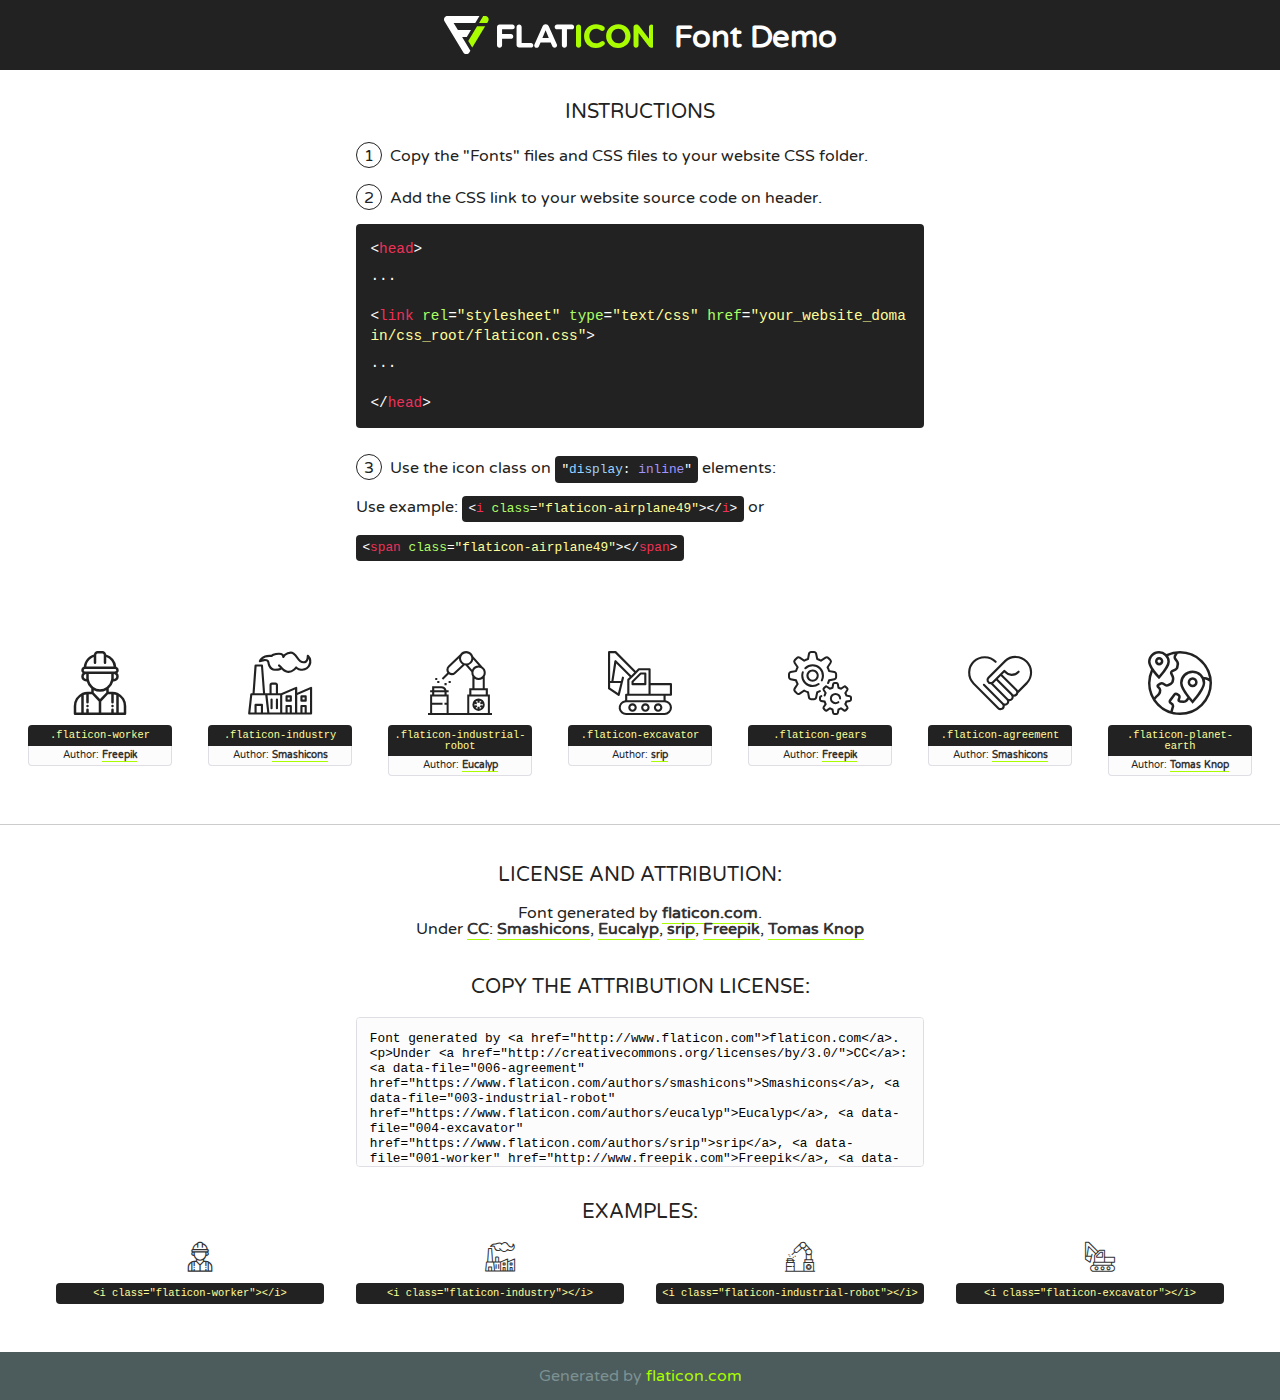
<file: fonts/flaticon/font/flaticon.html>
<!DOCTYPE html>
<!--
  Flaticon icon font: Flaticon
  Creation date: 24/09/2018 04:43
-->
<html>
<!DOCTYPE html>
<html>

<head>
    <title>Flaticon WebFont</title>
    <link href="http://fonts.googleapis.com/css?family=Varela+Round" rel="stylesheet" type="text/css" />
    <link rel="stylesheet" type="text/css" href="flaticon.css">
    <meta charset="UTF-8">
    <style>
    html, body, div, span, applet, object, iframe,
    h1, h2, h3, h4, h5, h6, p, blockquote, pre,
    a, abbr, acronym, address, big, cite, code,
    del, dfn, em, img, ins, kbd, q, s, samp,
    small, strike, strong, sub, sup, tt, var,
    b, u, i, center,
    dl, dt, dd, ol, ul, li,
    fieldset, form, label, legend,
    table, caption, tbody, tfoot, thead, tr, th, td,
    article, aside, canvas, details, embed, 
    figure, figcaption, footer, header, hgroup, 
    menu, nav, output, ruby, section, summary,
    time, mark, audio, video {
        margin: 0;
        padding: 0;
        border: 0;
        font-size: 100%;
        font: inherit;
        vertical-align: baseline;
    }
    /* HTML5 display-role reset for older browsers */
    article, aside, details, figcaption, figure, 
    footer, header, hgroup, menu, nav, section {
        display: block;
    }
    body {
        line-height: 1;
    }
    ol, ul {
        list-style: none;
    }
    blockquote, q {
        quotes: none;
    }
    blockquote:before, blockquote:after,
    q:before, q:after {
        content: '';
        content: none;
    }
    table {
        border-collapse: collapse;
        border-spacing: 0;
    }
    body {
        font-family: 'Varela Round', Helvetica, Arial, sans-serif;
        font-size: 16px;
        color: #222;
    }
    a {
        color: #333;
        border-bottom: 1px solid #a9fd00;
        font-weight: bold;
        text-decoration: none;
    }
    * {
        -moz-box-sizing: border-box;
        -webkit-box-sizing: border-box;
        box-sizing: border-box;
        margin: 0;
        padding: 0;
    }
    [class^="flaticon-"]:before, [class*=" flaticon-"]:before, [class^="flaticon-"]:after, [class*=" flaticon-"]:after {
        font-family: Flaticon;
        font-size: 30px;
        font-style: normal;
        margin-left: 20px;
        color: #333;
    }
    .wrapper {
        max-width: 600px;
        margin: auto;
        padding: 0 1em;
    }
    .title {
        font-size: 1.25em;
        text-align: center;
        margin-bottom: 1em;
        text-transform: uppercase;
    }
    header {
        text-align: center;
        background-color: #222;
        color: #fff;
        padding: 1em;
    }
    header .logo {
        width: 210px;
        height: 38px;
        display: inline-block;
        vertical-align: middle;
        margin-right: 1em;
        border: none;
    }
    header strong {
        font-size: 1.95em;
        font-weight: bold;
        vertical-align: middle;
        margin-top: 5px;
        display: inline-block;
    }
    .demo {
        margin: 2em auto;
        line-height: 1.25em;
    }
    .demo ul li {
        margin-bottom: 1em;
    }
    .demo ul li .num {
        color: #222;
        border-radius: 20px;
        display: inline-block;
        width: 26px;
        padding: 3px;
        height: 26px;
        text-align: center;
        margin-right: 0.5em;
        border: 1px solid #222;
    }
    .demo ul li code {
        background-color: #222;
        border-radius: 4px;
        padding: 0.25em 0.5em;
        display: inline-block;
        color: #fff;
        font-family: Consolas,Monaco,Lucida Console,Liberation Mono,DejaVu Sans Mono,Bitstream Vera Sans Mono,Courier New, monospace;
        font-weight: lighter;
        margin-top: 1em;
        font-size: 0.8em;
        word-break: break-all;
    }
    .demo ul li code.big {
        padding: 1em;
        font-size: 0.9em;
    }
    .demo ul li code .red {
        color: #EF3159;
    }
    .demo ul li code .green {
        color: #ACFF65;
    }
    .demo ul li code .yellow {
        color: #FFFF99;
    }
    .demo ul li code .blue {
        color: #99D3FF;
    }
    .demo ul li code .purple {
        color: #A295FF;
    }
    .demo ul li code .dots {
        margin-top: 0.5em;
        display: block;
    }
    #glyphs {
        border-bottom: 1px solid #ccc;
        padding: 2em 0;
        text-align: center;
    }
    .glyph {
        display: inline-block;
        width: 9em;
        margin: 1em;
        text-align: center;
        vertical-align: top;
        background: #FFF;
    }
    .glyph .glyph-icon {
        padding: 10px;
        display: block;
        font-family:"Flaticon";
        font-size: 64px;
        line-height: 1;
    }
    .glyph .glyph-icon:before {
        font-size: 64px;
        color: #222;
        margin-left: 0;
    }
    .class-name {
        font-size: 0.65em;
        background-color: #222;
        color: #fff;
        border-radius: 4px 4px 0 0;
        padding: 0.5em;
        color: #FFFF99;
        font-family: Consolas,Monaco,Lucida Console,Liberation Mono,DejaVu Sans Mono,Bitstream Vera Sans Mono,Courier New, monospace;
    }
    .author-name {
        font-size: 0.6em;
        background-color: #fcfcfd;
        border: 1px solid #DEDEE4;
        border-top: 0;
        border-radius: 0 0 4px 4px;
        padding: 0.5em;
    }
    .class-name:last-child {
        font-size: 10px;
        color:#888;
    }
    .class-name:last-child a {
        font-size: 10px;
        color:#555;
    }
    .class-name:last-child a:hover {
        color:#a9fd00;
    }
    .glyph > input {
        display: block;
        width: 100px;
        margin: 5px auto;
        text-align: center;
        font-size: 12px;
        cursor: text;
    }
    .glyph > input.icon-input {
        font-family:"Flaticon";
        font-size: 16px;
        margin-bottom: 10px;
    }
    .attribution .title {
        margin-top: 2em;
    }
    .attribution textarea {
        background-color: #fcfcfd;
        padding: 1em;
        border: none;
        box-shadow: none;
        border: 1px solid #DEDEE4;
        border-radius: 4px;
        resize: none;
        width: 100%;
        height: 150px;
        font-size: 0.8em;
        font-family: Consolas,Monaco,Lucida Console,Liberation Mono,DejaVu Sans Mono,Bitstream Vera Sans Mono,Courier New, monospace;
        -webkit-appearance: none;
    }
    .iconsuse {
        margin: 2em auto;
        text-align: center;
        max-width: 1200px;
    }
    .iconsuse:after {
        content: '';
        display: table;
        clear: both;
    }
    .iconsuse .image {
        float: left;
        width: 25%;
        padding: 0 1em;
    }
    .iconsuse .image p {
        margin-bottom: 1em;
    }
    .iconsuse .image span {
        display: block;
        font-size: 0.65em;
        background-color: #222;
        color: #fff;
        border-radius: 4px;
        padding: 0.5em;
        color: #FFFF99;
        margin-top: 1em;
        font-family: Consolas,Monaco,Lucida Console,Liberation Mono,DejaVu Sans Mono,Bitstream Vera Sans Mono,Courier New, monospace;
    }
    #footer {
        text-align: center;
        background-color: #4C5B5C;
        color: #7c9192;
        padding: 1em;
    }
    #footer a {
        border: none;
        color: #a9fd00;
        font-weight: normal;
    }
    @media (max-width: 960px) {
        .iconsuse .image {
            width: 50%;
        }
    }
    @media (max-width: 560px) {
        .iconsuse .image {
            width: 100%;
        }
    }
    </style>
</head>

<body class="characters-off">

    <header>
        <a href="http://www.flaticon.com" target="_blank" class="logo">
            <svg version="1.1" xmlns="http://www.w3.org/2000/svg" xmlns:xlink="http://www.w3.org/1999/xlink" xmlns:a="http://ns.adobe.com/AdobeSVGViewerExtensions/3.0/" viewBox="0 0 560.875 102.036" enable-background="new 0 0 560.875 102.036" xml:space="preserve">
                <defs>
                </defs>
                <g>
                    <g class="letters">
                        <path fill="#ffffff" d="M141.596,29.675c0-3.777,2.985-6.767,6.764-6.767h34.438c3.426,0,6.15,2.728,6.15,6.15
                        c0,3.43-2.724,6.149-6.15,6.149h-27.674v13.091h23.719c3.429,0,6.151,2.724,6.151,6.15c0,3.43-2.723,6.149-6.151,6.149h-23.719
                        v17.574c0,3.773-2.986,6.761-6.764,6.761c-3.779,0-6.764-2.989-6.764-6.761V29.675z"></path>
                        <path fill="#ffffff" d="M193.844,29.149c0-3.781,2.985-6.767,6.764-6.767c3.776,0,6.763,2.985,6.763,6.767v42.957h25.039
                        c3.426,0,6.149,2.726,6.149,6.153c0,3.425-2.723,6.15-6.149,6.15h-31.802c-3.779,0-6.764-2.986-6.764-6.768V29.149z"></path>
                        <path fill="#ffffff" d="M241.891,75.71l21.438-48.407c1.492-3.341,4.215-5.357,7.906-5.357h0.792
                        c3.686,0,6.323,2.017,7.815,5.357l21.439,48.407c0.436,0.967,0.701,1.845,0.701,2.723c0,3.602-2.809,6.501-6.414,6.501
                        c-3.161,0-5.269-1.845-6.499-4.655l-4.132-9.661h-27.059l-4.301,10.102c-1.144,2.631-3.426,4.214-6.237,4.214
                        c-3.517,0-6.24-2.81-6.24-6.325C241.1,77.64,241.451,76.677,241.891,75.71z M279.932,58.666l-8.521-20.297l-8.526,20.297H279.932
                        z"></path>
                        <path fill="#ffffff" d="M314.864,35.387H301.86c-3.429,0-6.239-2.813-6.239-6.238c0-3.429,2.811-6.24,6.239-6.24h39.533
                        c3.426,0,6.237,2.811,6.237,6.24c0,3.425-2.811,6.238-6.237,6.238h-13.001v42.785c0,3.773-2.99,6.761-6.764,6.761
                        c-3.779,0-6.764-2.989-6.764-6.761V35.387z"></path>
                        <path fill="#A9FD00" d="M352.615,29.149c0-3.781,2.985-6.767,6.767-6.767c3.774,0,6.761,2.985,6.761,6.767v49.024
                        c0,3.773-2.987,6.761-6.761,6.761c-3.781,0-6.767-2.989-6.767-6.761V29.149z"></path>
                        <path fill="#A9FD00" d="M374.132,53.836v-0.179c0-17.481,13.178-31.801,32.065-31.801c9.22,0,15.459,2.458,20.557,6.238
                        c1.402,1.054,2.637,2.985,2.637,5.357c0,3.692-2.985,6.59-6.681,6.59c-1.845,0-3.071-0.702-4.044-1.319
                        c-3.776-2.813-7.729-4.393-12.562-4.393c-10.364,0-17.831,8.611-17.831,19.154v0.173c0,10.542,7.291,19.329,17.831,19.329
                        c5.715,0,9.492-1.756,13.359-4.834c1.049-0.874,2.458-1.491,4.039-1.491c3.429,0,6.325,2.813,6.325,6.236
                        c0,2.106-1.056,3.78-2.282,4.834c-5.539,4.834-12.036,7.733-21.878,7.733C387.572,85.464,374.132,71.493,374.132,53.836z"></path>
                        <path fill="#A9FD00" d="M433.009,53.836v-0.179c0-17.481,13.79-31.801,32.766-31.801c18.981,0,32.592,14.143,32.592,31.628v0.173
                        c0,17.483-13.785,31.807-32.769,31.807C446.625,85.464,433.009,71.32,433.009,53.836z M484.224,53.836v-0.179
                        c0-10.539-7.725-19.326-18.626-19.326c-10.893,0-18.449,8.611-18.449,19.154v0.173c0,10.542,7.73,19.329,18.626,19.329
                        C476.676,72.986,484.224,64.378,484.224,53.836z"></path>
                        <path fill="#A9FD00" d="M506.233,29.321c0-3.774,2.99-6.763,6.767-6.763h1.401c3.252,0,5.183,1.583,7.029,3.953l26.093,34.265
                        V29.059c0-3.692,2.99-6.677,6.681-6.677c3.683,0,6.671,2.985,6.671,6.677v48.934c0,3.78-2.987,6.765-6.764,6.765h-0.436
                        c-3.257,0-5.188-1.581-7.034-3.953l-27.056-35.492v32.944c0,3.687-2.985,6.676-6.678,6.676c-3.683,0-6.673-2.989-6.673-6.676
                        V29.321z"></path>
                    </g>
                    <g class="insignia">
                        <path fill="#ffffff" d="M48.372,56.137h12.517l11.156-18.537H37.186L25.688,18.539h57.825L94.668,0H9.271
                        C5.925,0,2.842,1.801,1.198,4.716c-1.644,2.907-1.593,6.482,0.134,9.343l50.38,83.501c1.678,2.781,4.689,4.476,7.938,4.476
                        c3.246,0,6.257-1.695,7.935-4.476l2.898-4.804L48.372,56.137z"></path>
                        <g class="i">
                            <path fill="#A9FD00" d="M93.575,18.539h0.031v0.004l21.652,0.004l2.705-4.488c1.727-2.861,1.778-6.436,0.133-9.343
                            C116.454,1.801,113.371,0,110.026,0h-5.294L93.575,18.539z"></path>
                            <polygon fill="#A9FD00" points="88.291,27.356 64.725,66.486 75.519,84.404 109.942,27.356"></polygon>
                        </g>
                    </g>
                </g>
            </svg>
        </a>
        <strong>Font Demo</strong>
    </header>


    <section class="demo wrapper">

        <p class="title">Instructions</p>

        <ul>
            <li>
                <span class="num">1</span>Copy the "Fonts" files and CSS files to your website CSS folder.
            </li>
            <li>
                <span class="num">2</span>Add the CSS link to your website source code on header.
                <code class="big">
                    &lt;<span class="red">head</span>&gt;
                    <br/><span class="dots">...</span>
                    <br/>&lt;<span class="red">link</span> <span class="green">rel</span>=<span class="yellow">"stylesheet"</span> <span class="green">type</span>=<span class="yellow">"text/css"</span> <span class="green">href</span>=<span class="yellow">"your_website_domain/css_root/flaticon.css"</span>&gt;
                    <br/><span class="dots">...</span>
                    <br/>&lt;/<span class="red">head</span>&gt;
                </code>
            </li>

            <li>
                <p>
                    <span class="num">3</span>Use the icon class on <code>"<span class="blue">display</span>:<span class="purple"> inline</span>"</code> elements:
                    <br />
                    Use example: <code>&lt;<span class="red">i</span> <span class="green">class</span>=<span class="yellow">&quot;flaticon-airplane49&quot;</span>&gt;&lt;/<span class="red">i</span>&gt;</code> or <code>&lt;<span class="red">span</span> <span class="green">class</span>=<span class="yellow">&quot;flaticon-airplane49&quot;</span>&gt;&lt;/<span class="red">span</span>&gt;</code>
            </li>
        </ul>

    </section>




   <section id="glyphs">          
    
      
        <div class="glyph"><div class="glyph-icon flaticon-worker"></div>
            <div class="class-name">.flaticon-worker</div>
            <div class="author-name">Author: <a data-file="001-worker" href="http://www.freepik.com">Freepik</a> </div> 
        </div>        
        
        <div class="glyph"><div class="glyph-icon flaticon-industry"></div>
            <div class="class-name">.flaticon-industry</div>
            <div class="author-name">Author: <a data-file="002-industry" href="https://www.flaticon.com/authors/smashicons">Smashicons</a> </div> 
        </div>        
        
        <div class="glyph"><div class="glyph-icon flaticon-industrial-robot"></div>
            <div class="class-name">.flaticon-industrial-robot</div>
            <div class="author-name">Author: <a data-file="003-industrial-robot" href="https://www.flaticon.com/authors/eucalyp">Eucalyp</a> </div> 
        </div>        
        
        <div class="glyph"><div class="glyph-icon flaticon-excavator"></div>
            <div class="class-name">.flaticon-excavator</div>
            <div class="author-name">Author: <a data-file="004-excavator" href="https://www.flaticon.com/authors/srip">srip</a> </div> 
        </div>        
        
        <div class="glyph"><div class="glyph-icon flaticon-gears"></div>
            <div class="class-name">.flaticon-gears</div>
            <div class="author-name">Author: <a data-file="005-gears" href="http://www.freepik.com">Freepik</a> </div> 
        </div>        
        
        <div class="glyph"><div class="glyph-icon flaticon-agreement"></div>
            <div class="class-name">.flaticon-agreement</div>
            <div class="author-name">Author: <a data-file="006-agreement" href="https://www.flaticon.com/authors/smashicons">Smashicons</a> </div> 
        </div>        
        
        <div class="glyph"><div class="glyph-icon flaticon-planet-earth"></div>
            <div class="class-name">.flaticon-planet-earth</div>
            <div class="author-name">Author: <a data-file="007-planet-earth" href="https://www.flaticon.com/authors/tomas-knop">Tomas Knop</a> </div> 
        </div>        
        

    </section>



    <section class="attribution wrapper"   style="text-align:center;">

      <div class="title">License and attribution:</div><div class="attrDiv">Font generated by <a href="http://www.flaticon.com">flaticon.com</a>. <div><p>Under <a href="http://creativecommons.org/licenses/by/3.0/">CC</a>: <a data-file="006-agreement" href="https://www.flaticon.com/authors/smashicons">Smashicons</a>, <a data-file="003-industrial-robot" href="https://www.flaticon.com/authors/eucalyp">Eucalyp</a>, <a data-file="004-excavator" href="https://www.flaticon.com/authors/srip">srip</a>, <a data-file="001-worker" href="http://www.freepik.com">Freepik</a>, <a data-file="007-planet-earth" href="https://www.flaticon.com/authors/tomas-knop">Tomas Knop</a></p>  </div>
      </div>
      <div class="title">Copy the Attribution License:</div>

    <textarea onclick="this.focus();this.select();">Font generated by &lt;a href=&quot;http://www.flaticon.com&quot;&gt;flaticon.com&lt;/a&gt;. <p>Under <a href="http://creativecommons.org/licenses/by/3.0/">CC</a>: <a data-file="006-agreement" href="https://www.flaticon.com/authors/smashicons">Smashicons</a>, <a data-file="003-industrial-robot" href="https://www.flaticon.com/authors/eucalyp">Eucalyp</a>, <a data-file="004-excavator" href="https://www.flaticon.com/authors/srip">srip</a>, <a data-file="001-worker" href="http://www.freepik.com">Freepik</a>, <a data-file="007-planet-earth" href="https://www.flaticon.com/authors/tomas-knop">Tomas Knop</a></p>  
     </textarea>

    </section>

    <section class="iconsuse">

          <div class="title">Examples:</div>            
             
            <div class="image">
                <p>
                    <i class="glyph-icon flaticon-worker"></i> 
                    <span>&lt;i class=&quot;flaticon-worker&quot;&gt;&lt;/i&gt;</span>
                </p>
            </div>
            
            <div class="image">
                <p>
                    <i class="glyph-icon flaticon-industry"></i> 
                    <span>&lt;i class=&quot;flaticon-industry&quot;&gt;&lt;/i&gt;</span>
                </p>
            </div>
            
            <div class="image">
                <p>
                    <i class="glyph-icon flaticon-industrial-robot"></i> 
                    <span>&lt;i class=&quot;flaticon-industrial-robot&quot;&gt;&lt;/i&gt;</span>
                </p>
            </div>
            
            <div class="image">
                <p>
                    <i class="glyph-icon flaticon-excavator"></i> 
                    <span>&lt;i class=&quot;flaticon-excavator&quot;&gt;&lt;/i&gt;</span>
                </p>
            </div>
                       
        </div>
                            
    </section>

<div id="footer">
    <div>Generated by <a href="http://www.flaticon.com">flaticon.com</a>
    </div>
</div>



</body>
</html>
</file>
<file: fonts/icomoon/style.css>
@font-face {
  font-family: 'icomoon';
  src:  url('fonts/icomoon.eot?10si43');
  src:  url('fonts/icomoon.eot?10si43#iefix') format('embedded-opentype'),
    url('fonts/icomoon.ttf?10si43') format('truetype'),
    url('fonts/icomoon.woff?10si43') format('woff'),
    url('fonts/icomoon.svg?10si43#icomoon') format('svg');
  font-weight: normal;
  font-style: normal;
}

[class^="icon-"], [class*=" icon-"] {
  /* use !important to prevent issues with browser extensions that change fonts */
  font-family: 'icomoon' !important;
  speak: none;
  font-style: normal;
  font-weight: normal;
  font-variant: normal;
  text-transform: none;
  line-height: 1;

  /* Better Font Rendering =========== */
  -webkit-font-smoothing: antialiased;
  -moz-osx-font-smoothing: grayscale;
}

.icon-asterisk:before {
  content: "\f069";
}
.icon-plus:before {
  content: "\f067";
}
.icon-question:before {
  content: "\f128";
}
.icon-minus:before {
  content: "\f068";
}
.icon-glass:before {
  content: "\f000";
}
.icon-music:before {
  content: "\f001";
}
.icon-search:before {
  content: "\f002";
}
.icon-envelope-o:before {
  content: "\f003";
}
.icon-heart:before {
  content: "\f004";
}
.icon-star:before {
  content: "\f005";
}
.icon-star-o:before {
  content: "\f006";
}
.icon-user:before {
  content: "\f007";
}
.icon-film:before {
  content: "\f008";
}
.icon-th-large:before {
  content: "\f009";
}
.icon-th:before {
  content: "\f00a";
}
.icon-th-list:before {
  content: "\f00b";
}
.icon-check:before {
  content: "\f00c";
}
.icon-close:before {
  content: "\f00d";
}
.icon-remove:before {
  content: "\f00d";
}
.icon-times:before {
  content: "\f00d";
}
.icon-search-plus:before {
  content: "\f00e";
}
.icon-search-minus:before {
  content: "\f010";
}
.icon-power-off:before {
  content: "\f011";
}
.icon-signal:before {
  content: "\f012";
}
.icon-cog:before {
  content: "\f013";
}
.icon-gear:before {
  content: "\f013";
}
.icon-trash-o:before {
  content: "\f014";
}
.icon-home:before {
  content: "\f015";
}
.icon-file-o:before {
  content: "\f016";
}
.icon-clock-o:before {
  content: "\f017";
}
.icon-road:before {
  content: "\f018";
}
.icon-download:before {
  content: "\f019";
}
.icon-arrow-circle-o-down:before {
  content: "\f01a";
}
.icon-arrow-circle-o-up:before {
  content: "\f01b";
}
.icon-inbox:before {
  content: "\f01c";
}
.icon-play-circle-o:before {
  content: "\f01d";
}
.icon-repeat:before {
  content: "\f01e";
}
.icon-rotate-right:before {
  content: "\f01e";
}
.icon-refresh:before {
  content: "\f021";
}
.icon-list-alt:before {
  content: "\f022";
}
.icon-lock:before {
  content: "\f023";
}
.icon-flag:before {
  content: "\f024";
}
.icon-headphones:before {
  content: "\f025";
}
.icon-volume-off:before {
  content: "\f026";
}
.icon-volume-down:before {
  content: "\f027";
}
.icon-volume-up:before {
  content: "\f028";
}
.icon-qrcode:before {
  content: "\f029";
}
.icon-barcode:before {
  content: "\f02a";
}
.icon-tag:before {
  content: "\f02b";
}
.icon-tags:before {
  content: "\f02c";
}
.icon-book:before {
  content: "\f02d";
}
.icon-bookmark:before {
  content: "\f02e";
}
.icon-print:before {
  content: "\f02f";
}
.icon-camera:before {
  content: "\f030";
}
.icon-font:before {
  content: "\f031";
}
.icon-bold:before {
  content: "\f032";
}
.icon-italic:before {
  content: "\f033";
}
.icon-text-height:before {
  content: "\f034";
}
.icon-text-width:before {
  content: "\f035";
}
.icon-align-left:before {
  content: "\f036";
}
.icon-align-center:before {
  content: "\f037";
}
.icon-align-right:before {
  content: "\f038";
}
.icon-align-justify:before {
  content: "\f039";
}
.icon-list:before {
  content: "\f03a";
}
.icon-dedent:before {
  content: "\f03b";
}
.icon-outdent:before {
  content: "\f03b";
}
.icon-indent:before {
  content: "\f03c";
}
.icon-video-camera:before {
  content: "\f03d";
}
.icon-image:before {
  content: "\f03e";
}
.icon-photo:before {
  content: "\f03e";
}
.icon-picture-o:before {
  content: "\f03e";
}
.icon-pencil:before {
  content: "\f040";
}
.icon-map-marker:before {
  content: "\f041";
}
.icon-adjust:before {
  content: "\f042";
}
.icon-tint:before {
  content: "\f043";
}
.icon-edit:before {
  content: "\f044";
}
.icon-pencil-square-o:before {
  content: "\f044";
}
.icon-share-square-o:before {
  content: "\f045";
}
.icon-check-square-o:before {
  content: "\f046";
}
.icon-arrows:before {
  content: "\f047";
}
.icon-step-backward:before {
  content: "\f048";
}
.icon-fast-backward:before {
  content: "\f049";
}
.icon-backward:before {
  content: "\f04a";
}
.icon-play:before {
  content: "\f04b";
}
.icon-pause:before {
  content: "\f04c";
}
.icon-stop:before {
  content: "\f04d";
}
.icon-forward:before {
  content: "\f04e";
}
.icon-fast-forward:before {
  content: "\f050";
}
.icon-step-forward:before {
  content: "\f051";
}
.icon-eject:before {
  content: "\f052";
}
.icon-chevron-left:before {
  content: "\f053";
}
.icon-chevron-right:before {
  content: "\f054";
}
.icon-plus-circle:before {
  content: "\f055";
}
.icon-minus-circle:before {
  content: "\f056";
}
.icon-times-circle:before {
  content: "\f057";
}
.icon-check-circle:before {
  content: "\f058";
}
.icon-question-circle:before {
  content: "\f059";
}
.icon-info-circle:before {
  content: "\f05a";
}
.icon-crosshairs:before {
  content: "\f05b";
}
.icon-times-circle-o:before {
  content: "\f05c";
}
.icon-check-circle-o:before {
  content: "\f05d";
}
.icon-ban:before {
  content: "\f05e";
}
.icon-arrow-left:before {
  content: "\f060";
}
.icon-arrow-right:before {
  content: "\f061";
}
.icon-arrow-up:before {
  content: "\f062";
}
.icon-arrow-down:before {
  content: "\f063";
}
.icon-mail-forward:before {
  content: "\f064";
}
.icon-share:before {
  content: "\f064";
}
.icon-expand:before {
  content: "\f065";
}
.icon-compress:before {
  content: "\f066";
}
.icon-exclamation-circle:before {
  content: "\f06a";
}
.icon-gift:before {
  content: "\f06b";
}
.icon-leaf:before {
  content: "\f06c";
}
.icon-fire:before {
  content: "\f06d";
}
.icon-eye:before {
  content: "\f06e";
}
.icon-eye-slash:before {
  content: "\f070";
}
.icon-exclamation-triangle:before {
  content: "\f071";
}
.icon-warning:before {
  content: "\f071";
}
.icon-plane:before {
  content: "\f072";
}
.icon-calendar:before {
  content: "\f073";
}
.icon-random:before {
  content: "\f074";
}
.icon-comment:before {
  content: "\f075";
}
.icon-magnet:before {
  content: "\f076";
}
.icon-chevron-up:before {
  content: "\f077";
}
.icon-chevron-down:before {
  content: "\f078";
}
.icon-retweet:before {
  content: "\f079";
}
.icon-shopping-cart:before {
  content: "\f07a";
}
.icon-folder:before {
  content: "\f07b";
}
.icon-folder-open:before {
  content: "\f07c";
}
.icon-arrows-v:before {
  content: "\f07d";
}
.icon-arrows-h:before {
  content: "\f07e";
}
.icon-bar-chart:before {
  content: "\f080";
}
.icon-bar-chart-o:before {
  content: "\f080";
}
.icon-twitter-square:before {
  content: "\f081";
}
.icon-facebook-square:before {
  content: "\f082";
}
.icon-camera-retro:before {
  content: "\f083";
}
.icon-key:before {
  content: "\f084";
}
.icon-cogs:before {
  content: "\f085";
}
.icon-gears:before {
  content: "\f085";
}
.icon-comments:before {
  content: "\f086";
}
.icon-thumbs-o-up:before {
  content: "\f087";
}
.icon-thumbs-o-down:before {
  content: "\f088";
}
.icon-star-half:before {
  content: "\f089";
}
.icon-heart-o:before {
  content: "\f08a";
}
.icon-sign-out:before {
  content: "\f08b";
}
.icon-linkedin-square:before {
  content: "\f08c";
}
.icon-thumb-tack:before {
  content: "\f08d";
}
.icon-external-link:before {
  content: "\f08e";
}
.icon-sign-in:before {
  content: "\f090";
}
.icon-trophy:before {
  content: "\f091";
}
.icon-github-square:before {
  content: "\f092";
}
.icon-upload:before {
  content: "\f093";
}
.icon-lemon-o:before {
  content: "\f094";
}
.icon-phone:before {
  content: "\f095";
}
.icon-square-o:before {
  content: "\f096";
}
.icon-bookmark-o:before {
  content: "\f097";
}
.icon-phone-square:before {
  content: "\f098";
}
.icon-twitter:before {
  content: "\f099";
}
.icon-facebook:before {
  content: "\f09a";
}
.icon-facebook-f:before {
  content: "\f09a";
}
.icon-github:before {
  content: "\f09b";
}
.icon-unlock:before {
  content: "\f09c";
}
.icon-credit-card:before {
  content: "\f09d";
}
.icon-feed:before {
  content: "\f09e";
}
.icon-rss:before {
  content: "\f09e";
}
.icon-hdd-o:before {
  content: "\f0a0";
}
.icon-bullhorn:before {
  content: "\f0a1";
}
.icon-bell-o:before {
  content: "\f0a2";
}
.icon-certificate:before {
  content: "\f0a3";
}
.icon-hand-o-right:before {
  content: "\f0a4";
}
.icon-hand-o-left:before {
  content: "\f0a5";
}
.icon-hand-o-up:before {
  content: "\f0a6";
}
.icon-hand-o-down:before {
  content: "\f0a7";
}
.icon-arrow-circle-left:before {
  content: "\f0a8";
}
.icon-arrow-circle-right:before {
  content: "\f0a9";
}
.icon-arrow-circle-up:before {
  content: "\f0aa";
}
.icon-arrow-circle-down:before {
  content: "\f0ab";
}
.icon-globe:before {
  content: "\f0ac";
}
.icon-wrench:before {
  content: "\f0ad";
}
.icon-tasks:before {
  content: "\f0ae";
}
.icon-filter:before {
  content: "\f0b0";
}
.icon-briefcase:before {
  content: "\f0b1";
}
.icon-arrows-alt:before {
  content: "\f0b2";
}
.icon-group:before {
  content: "\f0c0";
}
.icon-users:before {
  content: "\f0c0";
}
.icon-chain:before {
  content: "\f0c1";
}
.icon-link:before {
  content: "\f0c1";
}
.icon-cloud:before {
  content: "\f0c2";
}
.icon-flask:before {
  content: "\f0c3";
}
.icon-cut:before {
  content: "\f0c4";
}
.icon-scissors:before {
  content: "\f0c4";
}
.icon-copy:before {
  content: "\f0c5";
}
.icon-files-o:before {
  content: "\f0c5";
}
.icon-paperclip:before {
  content: "\f0c6";
}
.icon-floppy-o:before {
  content: "\f0c7";
}
.icon-save:before {
  content: "\f0c7";
}
.icon-square:before {
  content: "\f0c8";
}
.icon-bars:before {
  content: "\f0c9";
}
.icon-navicon:before {
  content: "\f0c9";
}
.icon-reorder:before {
  content: "\f0c9";
}
.icon-list-ul:before {
  content: "\f0ca";
}
.icon-list-ol:before {
  content: "\f0cb";
}
.icon-strikethrough:before {
  content: "\f0cc";
}
.icon-underline:before {
  content: "\f0cd";
}
.icon-table:before {
  content: "\f0ce";
}
.icon-magic:before {
  content: "\f0d0";
}
.icon-truck:before {
  content: "\f0d1";
}
.icon-pinterest:before {
  content: "\f0d2";
}
.icon-pinterest-square:before {
  content: "\f0d3";
}
.icon-google-plus-square:before {
  content: "\f0d4";
}
.icon-google-plus:before {
  content: "\f0d5";
}
.icon-money:before {
  content: "\f0d6";
}
.icon-caret-down:before {
  content: "\f0d7";
}
.icon-caret-up:before {
  content: "\f0d8";
}
.icon-caret-left:before {
  content: "\f0d9";
}
.icon-caret-right:before {
  content: "\f0da";
}
.icon-columns:before {
  content: "\f0db";
}
.icon-sort:before {
  content: "\f0dc";
}
.icon-unsorted:before {
  content: "\f0dc";
}
.icon-sort-desc:before {
  content: "\f0dd";
}
.icon-sort-down:before {
  content: "\f0dd";
}
.icon-sort-asc:before {
  content: "\f0de";
}
.icon-sort-up:before {
  content: "\f0de";
}
.icon-envelope:before {
  content: "\f0e0";
}
.icon-linkedin:before {
  content: "\f0e1";
}
.icon-rotate-left:before {
  content: "\f0e2";
}
.icon-undo:before {
  content: "\f0e2";
}
.icon-gavel:before {
  content: "\f0e3";
}
.icon-legal:before {
  content: "\f0e3";
}
.icon-dashboard:before {
  content: "\f0e4";
}
.icon-tachometer:before {
  content: "\f0e4";
}
.icon-comment-o:before {
  content: "\f0e5";
}
.icon-comments-o:before {
  content: "\f0e6";
}
.icon-bolt:before {
  content: "\f0e7";
}
.icon-flash:before {
  content: "\f0e7";
}
.icon-sitemap:before {
  content: "\f0e8";
}
.icon-umbrella:before {
  content: "\f0e9";
}
.icon-clipboard:before {
  content: "\f0ea";
}
.icon-paste:before {
  content: "\f0ea";
}
.icon-lightbulb-o:before {
  content: "\f0eb";
}
.icon-exchange:before {
  content: "\f0ec";
}
.icon-cloud-download:before {
  content: "\f0ed";
}
.icon-cloud-upload:before {
  content: "\f0ee";
}
.icon-user-md:before {
  content: "\f0f0";
}
.icon-stethoscope:before {
  content: "\f0f1";
}
.icon-suitcase:before {
  content: "\f0f2";
}
.icon-bell:before {
  content: "\f0f3";
}
.icon-coffee:before {
  content: "\f0f4";
}
.icon-cutlery:before {
  content: "\f0f5";
}
.icon-file-text-o:before {
  content: "\f0f6";
}
.icon-building-o:before {
  content: "\f0f7";
}
.icon-hospital-o:before {
  content: "\f0f8";
}
.icon-ambulance:before {
  content: "\f0f9";
}
.icon-medkit:before {
  content: "\f0fa";
}
.icon-fighter-jet:before {
  content: "\f0fb";
}
.icon-beer:before {
  content: "\f0fc";
}
.icon-h-square:before {
  content: "\f0fd";
}
.icon-plus-square:before {
  content: "\f0fe";
}
.icon-angle-double-left:before {
  content: "\f100";
}
.icon-angle-double-right:before {
  content: "\f101";
}
.icon-angle-double-up:before {
  content: "\f102";
}
.icon-angle-double-down:before {
  content: "\f103";
}
.icon-angle-left:before {
  content: "\f104";
}
.icon-angle-right:before {
  content: "\f105";
}
.icon-angle-up:before {
  content: "\f106";
}
.icon-angle-down:before {
  content: "\f107";
}
.icon-desktop:before {
  content: "\f108";
}
.icon-laptop:before {
  content: "\f109";
}
.icon-tablet:before {
  content: "\f10a";
}
.icon-mobile:before {
  content: "\f10b";
}
.icon-mobile-phone:before {
  content: "\f10b";
}
.icon-circle-o:before {
  content: "\f10c";
}
.icon-quote-left:before {
  content: "\f10d";
}
.icon-quote-right:before {
  content: "\f10e";
}
.icon-spinner:before {
  content: "\f110";
}
.icon-circle:before {
  content: "\f111";
}
.icon-mail-reply:before {
  content: "\f112";
}
.icon-reply:before {
  content: "\f112";
}
.icon-github-alt:before {
  content: "\f113";
}
.icon-folder-o:before {
  content: "\f114";
}
.icon-folder-open-o:before {
  content: "\f115";
}
.icon-smile-o:before {
  content: "\f118";
}
.icon-frown-o:before {
  content: "\f119";
}
.icon-meh-o:before {
  content: "\f11a";
}
.icon-gamepad:before {
  content: "\f11b";
}
.icon-keyboard-o:before {
  content: "\f11c";
}
.icon-flag-o:before {
  content: "\f11d";
}
.icon-flag-checkered:before {
  content: "\f11e";
}
.icon-terminal:before {
  content: "\f120";
}
.icon-code:before {
  content: "\f121";
}
.icon-mail-reply-all:before {
  content: "\f122";
}
.icon-reply-all:before {
  content: "\f122";
}
.icon-star-half-empty:before {
  content: "\f123";
}
.icon-star-half-full:before {
  content: "\f123";
}
.icon-star-half-o:before {
  content: "\f123";
}
.icon-location-arrow:before {
  content: "\f124";
}
.icon-crop:before {
  content: "\f125";
}
.icon-code-fork:before {
  content: "\f126";
}
.icon-chain-broken:before {
  content: "\f127";
}
.icon-unlink:before {
  content: "\f127";
}
.icon-info:before {
  content: "\f129";
}
.icon-exclamation:before {
  content: "\f12a";
}
.icon-superscript:before {
  content: "\f12b";
}
.icon-subscript:before {
  content: "\f12c";
}
.icon-eraser:before {
  content: "\f12d";
}
.icon-puzzle-piece:before {
  content: "\f12e";
}
.icon-microphone:before {
  content: "\f130";
}
.icon-microphone-slash:before {
  content: "\f131";
}
.icon-shield:before {
  content: "\f132";
}
.icon-calendar-o:before {
  content: "\f133";
}
.icon-fire-extinguisher:before {
  content: "\f134";
}
.icon-rocket:before {
  content: "\f135";
}
.icon-maxcdn:before {
  content: "\f136";
}
.icon-chevron-circle-left:before {
  content: "\f137";
}
.icon-chevron-circle-right:before {
  content: "\f138";
}
.icon-chevron-circle-up:before {
  content: "\f139";
}
.icon-chevron-circle-down:before {
  content: "\f13a";
}
.icon-html5:before {
  content: "\f13b";
}
.icon-css3:before {
  content: "\f13c";
}
.icon-anchor:before {
  content: "\f13d";
}
.icon-unlock-alt:before {
  content: "\f13e";
}
.icon-bullseye:before {
  content: "\f140";
}
.icon-ellipsis-h:before {
  content: "\f141";
}
.icon-ellipsis-v:before {
  content: "\f142";
}
.icon-rss-square:before {
  content: "\f143";
}
.icon-play-circle:before {
  content: "\f144";
}
.icon-ticket:before {
  content: "\f145";
}
.icon-minus-square:before {
  content: "\f146";
}
.icon-minus-square-o:before {
  content: "\f147";
}
.icon-level-up:before {
  content: "\f148";
}
.icon-level-down:before {
  content: "\f149";
}
.icon-check-square:before {
  content: "\f14a";
}
.icon-pencil-square:before {
  content: "\f14b";
}
.icon-external-link-square:before {
  content: "\f14c";
}
.icon-share-square:before {
  content: "\f14d";
}
.icon-compass:before {
  content: "\f14e";
}
.icon-caret-square-o-down:before {
  content: "\f150";
}
.icon-toggle-down:before {
  content: "\f150";
}
.icon-caret-square-o-up:before {
  content: "\f151";
}
.icon-toggle-up:before {
  content: "\f151";
}
.icon-caret-square-o-right:before {
  content: "\f152";
}
.icon-toggle-right:before {
  content: "\f152";
}
.icon-eur:before {
  content: "\f153";
}
.icon-euro:before {
  content: "\f153";
}
.icon-gbp:before {
  content: "\f154";
}
.icon-dollar:before {
  content: "\f155";
}
.icon-usd:before {
  content: "\f155";
}
.icon-inr:before {
  content: "\f156";
}
.icon-rupee:before {
  content: "\f156";
}
.icon-cny:before {
  content: "\f157";
}
.icon-jpy:before {
  content: "\f157";
}
.icon-rmb:before {
  content: "\f157";
}
.icon-yen:before {
  content: "\f157";
}
.icon-rouble:before {
  content: "\f158";
}
.icon-rub:before {
  content: "\f158";
}
.icon-ruble:before {
  content: "\f158";
}
.icon-krw:before {
  content: "\f159";
}
.icon-won:before {
  content: "\f159";
}
.icon-bitcoin:before {
  content: "\f15a";
}
.icon-btc:before {
  content: "\f15a";
}
.icon-file:before {
  content: "\f15b";
}
.icon-file-text:before {
  content: "\f15c";
}
.icon-sort-alpha-asc:before {
  content: "\f15d";
}
.icon-sort-alpha-desc:before {
  content: "\f15e";
}
.icon-sort-amount-asc:before {
  content: "\f160";
}
.icon-sort-amount-desc:before {
  content: "\f161";
}
.icon-sort-numeric-asc:before {
  content: "\f162";
}
.icon-sort-numeric-desc:before {
  content: "\f163";
}
.icon-thumbs-up:before {
  content: "\f164";
}
.icon-thumbs-down:before {
  content: "\f165";
}
.icon-youtube-square:before {
  content: "\f166";
}
.icon-youtube:before {
  content: "\f167";
}
.icon-xing:before {
  content: "\f168";
}
.icon-xing-square:before {
  content: "\f169";
}
.icon-youtube-play:before {
  content: "\f16a";
}
.icon-dropbox:before {
  content: "\f16b";
}
.icon-stack-overflow:before {
  content: "\f16c";
}
.icon-instagram:before {
  content: "\f16d";
}
.icon-flickr:before {
  content: "\f16e";
}
.icon-adn:before {
  content: "\f170";
}
.icon-bitbucket:before {
  content: "\f171";
}
.icon-bitbucket-square:before {
  content: "\f172";
}
.icon-tumblr:before {
  content: "\f173";
}
.icon-tumblr-square:before {
  content: "\f174";
}
.icon-long-arrow-down:before {
  content: "\f175";
}
.icon-long-arrow-up:before {
  content: "\f176";
}
.icon-long-arrow-left:before {
  content: "\f177";
}
.icon-long-arrow-right:before {
  content: "\f178";
}
.icon-apple:before {
  content: "\f179";
}
.icon-windows:before {
  content: "\f17a";
}
.icon-android:before {
  content: "\f17b";
}
.icon-linux:before {
  content: "\f17c";
}
.icon-dribbble:before {
  content: "\f17d";
}
.icon-skype:before {
  content: "\f17e";
}
.icon-foursquare:before {
  content: "\f180";
}
.icon-trello:before {
  content: "\f181";
}
.icon-female:before {
  content: "\f182";
}
.icon-male:before {
  content: "\f183";
}
.icon-gittip:before {
  content: "\f184";
}
.icon-gratipay:before {
  content: "\f184";
}
.icon-sun-o:before {
  content: "\f185";
}
.icon-moon-o:before {
  content: "\f186";
}
.icon-archive:before {
  content: "\f187";
}
.icon-bug:before {
  content: "\f188";
}
.icon-vk:before {
  content: "\f189";
}
.icon-weibo:before {
  content: "\f18a";
}
.icon-renren:before {
  content: "\f18b";
}
.icon-pagelines:before {
  content: "\f18c";
}
.icon-stack-exchange:before {
  content: "\f18d";
}
.icon-arrow-circle-o-right:before {
  content: "\f18e";
}
.icon-arrow-circle-o-left:before {
  content: "\f190";
}
.icon-caret-square-o-left:before {
  content: "\f191";
}
.icon-toggle-left:before {
  content: "\f191";
}
.icon-dot-circle-o:before {
  content: "\f192";
}
.icon-wheelchair:before {
  content: "\f193";
}
.icon-vimeo-square:before {
  content: "\f194";
}
.icon-try:before {
  content: "\f195";
}
.icon-turkish-lira:before {
  content: "\f195";
}
.icon-plus-square-o:before {
  content: "\f196";
}
.icon-space-shuttle:before {
  content: "\f197";
}
.icon-slack:before {
  content: "\f198";
}
.icon-envelope-square:before {
  content: "\f199";
}
.icon-wordpress:before {
  content: "\f19a";
}
.icon-openid:before {
  content: "\f19b";
}
.icon-bank:before {
  content: "\f19c";
}
.icon-institution:before {
  content: "\f19c";
}
.icon-university:before {
  content: "\f19c";
}
.icon-graduation-cap:before {
  content: "\f19d";
}
.icon-mortar-board:before {
  content: "\f19d";
}
.icon-yahoo:before {
  content: "\f19e";
}
.icon-google:before {
  content: "\f1a0";
}
.icon-reddit:before {
  content: "\f1a1";
}
.icon-reddit-square:before {
  content: "\f1a2";
}
.icon-stumbleupon-circle:before {
  content: "\f1a3";
}
.icon-stumbleupon:before {
  content: "\f1a4";
}
.icon-delicious:before {
  content: "\f1a5";
}
.icon-digg:before {
  content: "\f1a6";
}
.icon-pied-piper-pp:before {
  content: "\f1a7";
}
.icon-pied-piper-alt:before {
  content: "\f1a8";
}
.icon-drupal:before {
  content: "\f1a9";
}
.icon-joomla:before {
  content: "\f1aa";
}
.icon-language:before {
  content: "\f1ab";
}
.icon-fax:before {
  content: "\f1ac";
}
.icon-building:before {
  content: "\f1ad";
}
.icon-child:before {
  content: "\f1ae";
}
.icon-paw:before {
  content: "\f1b0";
}
.icon-spoon:before {
  content: "\f1b1";
}
.icon-cube:before {
  content: "\f1b2";
}
.icon-cubes:before {
  content: "\f1b3";
}
.icon-behance:before {
  content: "\f1b4";
}
.icon-behance-square:before {
  content: "\f1b5";
}
.icon-steam:before {
  content: "\f1b6";
}
.icon-steam-square:before {
  content: "\f1b7";
}
.icon-recycle:before {
  content: "\f1b8";
}
.icon-automobile:before {
  content: "\f1b9";
}
.icon-car:before {
  content: "\f1b9";
}
.icon-cab:before {
  content: "\f1ba";
}
.icon-taxi:before {
  content: "\f1ba";
}
.icon-tree:before {
  content: "\f1bb";
}
.icon-spotify:before {
  content: "\f1bc";
}
.icon-deviantart:before {
  content: "\f1bd";
}
.icon-soundcloud:before {
  content: "\f1be";
}
.icon-database:before {
  content: "\f1c0";
}
.icon-file-pdf-o:before {
  content: "\f1c1";
}
.icon-file-word-o:before {
  content: "\f1c2";
}
.icon-file-excel-o:before {
  content: "\f1c3";
}
.icon-file-powerpoint-o:before {
  content: "\f1c4";
}
.icon-file-image-o:before {
  content: "\f1c5";
}
.icon-file-photo-o:before {
  content: "\f1c5";
}
.icon-file-picture-o:before {
  content: "\f1c5";
}
.icon-file-archive-o:before {
  content: "\f1c6";
}
.icon-file-zip-o:before {
  content: "\f1c6";
}
.icon-file-audio-o:before {
  content: "\f1c7";
}
.icon-file-sound-o:before {
  content: "\f1c7";
}
.icon-file-movie-o:before {
  content: "\f1c8";
}
.icon-file-video-o:before {
  content: "\f1c8";
}
.icon-file-code-o:before {
  content: "\f1c9";
}
.icon-vine:before {
  content: "\f1ca";
}
.icon-codepen:before {
  content: "\f1cb";
}
.icon-jsfiddle:before {
  content: "\f1cc";
}
.icon-life-bouy:before {
  content: "\f1cd";
}
.icon-life-buoy:before {
  content: "\f1cd";
}
.icon-life-ring:before {
  content: "\f1cd";
}
.icon-life-saver:before {
  content: "\f1cd";
}
.icon-support:before {
  content: "\f1cd";
}
.icon-circle-o-notch:before {
  content: "\f1ce";
}
.icon-ra:before {
  content: "\f1d0";
}
.icon-rebel:before {
  content: "\f1d0";
}
.icon-resistance:before {
  content: "\f1d0";
}
.icon-empire:before {
  content: "\f1d1";
}
.icon-ge:before {
  content: "\f1d1";
}
.icon-git-square:before {
  content: "\f1d2";
}
.icon-git:before {
  content: "\f1d3";
}
.icon-hacker-news:before {
  content: "\f1d4";
}
.icon-y-combinator-square:before {
  content: "\f1d4";
}
.icon-yc-square:before {
  content: "\f1d4";
}
.icon-tencent-weibo:before {
  content: "\f1d5";
}
.icon-qq:before {
  content: "\f1d6";
}
.icon-wechat:before {
  content: "\f1d7";
}
.icon-weixin:before {
  content: "\f1d7";
}
.icon-paper-plane:before {
  content: "\f1d8";
}
.icon-send:before {
  content: "\f1d8";
}
.icon-paper-plane-o:before {
  content: "\f1d9";
}
.icon-send-o:before {
  content: "\f1d9";
}
.icon-history:before {
  content: "\f1da";
}
.icon-circle-thin:before {
  content: "\f1db";
}
.icon-header:before {
  content: "\f1dc";
}
.icon-paragraph:before {
  content: "\f1dd";
}
.icon-sliders:before {
  content: "\f1de";
}
.icon-share-alt:before {
  content: "\f1e0";
}
.icon-share-alt-square:before {
  content: "\f1e1";
}
.icon-bomb:before {
  content: "\f1e2";
}
.icon-futbol-o:before {
  content: "\f1e3";
}
.icon-soccer-ball-o:before {
  content: "\f1e3";
}
.icon-tty:before {
  content: "\f1e4";
}
.icon-binoculars:before {
  content: "\f1e5";
}
.icon-plug:before {
  content: "\f1e6";
}
.icon-slideshare:before {
  content: "\f1e7";
}
.icon-twitch:before {
  content: "\f1e8";
}
.icon-yelp:before {
  content: "\f1e9";
}
.icon-newspaper-o:before {
  content: "\f1ea";
}
.icon-wifi:before {
  content: "\f1eb";
}
.icon-calculator:before {
  content: "\f1ec";
}
.icon-paypal:before {
  content: "\f1ed";
}
.icon-google-wallet:before {
  content: "\f1ee";
}
.icon-cc-visa:before {
  content: "\f1f0";
}
.icon-cc-mastercard:before {
  content: "\f1f1";
}
.icon-cc-discover:before {
  content: "\f1f2";
}
.icon-cc-amex:before {
  content: "\f1f3";
}
.icon-cc-paypal:before {
  content: "\f1f4";
}
.icon-cc-stripe:before {
  content: "\f1f5";
}
.icon-bell-slash:before {
  content: "\f1f6";
}
.icon-bell-slash-o:before {
  content: "\f1f7";
}
.icon-trash:before {
  content: "\f1f8";
}
.icon-copyright:before {
  content: "\f1f9";
}
.icon-at:before {
  content: "\f1fa";
}
.icon-eyedropper:before {
  content: "\f1fb";
}
.icon-paint-brush:before {
  content: "\f1fc";
}
.icon-birthday-cake:before {
  content: "\f1fd";
}
.icon-area-chart:before {
  content: "\f1fe";
}
.icon-pie-chart:before {
  content: "\f200";
}
.icon-line-chart:before {
  content: "\f201";
}
.icon-lastfm:before {
  content: "\f202";
}
.icon-lastfm-square:before {
  content: "\f203";
}
.icon-toggle-off:before {
  content: "\f204";
}
.icon-toggle-on:before {
  content: "\f205";
}
.icon-bicycle:before {
  content: "\f206";
}
.icon-bus:before {
  content: "\f207";
}
.icon-ioxhost:before {
  content: "\f208";
}
.icon-angellist:before {
  content: "\f209";
}
.icon-cc:before {
  content: "\f20a";
}
.icon-ils:before {
  content: "\f20b";
}
.icon-shekel:before {
  content: "\f20b";
}
.icon-sheqel:before {
  content: "\f20b";
}
.icon-meanpath:before {
  content: "\f20c";
}
.icon-buysellads:before {
  content: "\f20d";
}
.icon-connectdevelop:before {
  content: "\f20e";
}
.icon-dashcube:before {
  content: "\f210";
}
.icon-forumbee:before {
  content: "\f211";
}
.icon-leanpub:before {
  content: "\f212";
}
.icon-sellsy:before {
  content: "\f213";
}
.icon-shirtsinbulk:before {
  content: "\f214";
}
.icon-simplybuilt:before {
  content: "\f215";
}
.icon-skyatlas:before {
  content: "\f216";
}
.icon-cart-plus:before {
  content: "\f217";
}
.icon-cart-arrow-down:before {
  content: "\f218";
}
.icon-diamond:before {
  content: "\f219";
}
.icon-ship:before {
  content: "\f21a";
}
.icon-user-secret:before {
  content: "\f21b";
}
.icon-motorcycle:before {
  content: "\f21c";
}
.icon-street-view:before {
  content: "\f21d";
}
.icon-heartbeat:before {
  content: "\f21e";
}
.icon-venus:before {
  content: "\f221";
}
.icon-mars:before {
  content: "\f222";
}
.icon-mercury:before {
  content: "\f223";
}
.icon-intersex:before {
  content: "\f224";
}
.icon-transgender:before {
  content: "\f224";
}
.icon-transgender-alt:before {
  content: "\f225";
}
.icon-venus-double:before {
  content: "\f226";
}
.icon-mars-double:before {
  content: "\f227";
}
.icon-venus-mars:before {
  content: "\f228";
}
.icon-mars-stroke:before {
  content: "\f229";
}
.icon-mars-stroke-v:before {
  content: "\f22a";
}
.icon-mars-stroke-h:before {
  content: "\f22b";
}
.icon-neuter:before {
  content: "\f22c";
}
.icon-genderless:before {
  content: "\f22d";
}
.icon-facebook-official:before {
  content: "\f230";
}
.icon-pinterest-p:before {
  content: "\f231";
}
.icon-whatsapp:before {
  content: "\f232";
}
.icon-server:before {
  content: "\f233";
}
.icon-user-plus:before {
  content: "\f234";
}
.icon-user-times:before {
  content: "\f235";
}
.icon-bed:before {
  content: "\f236";
}
.icon-hotel:before {
  content: "\f236";
}
.icon-viacoin:before {
  content: "\f237";
}
.icon-train:before {
  content: "\f238";
}
.icon-subway:before {
  content: "\f239";
}
.icon-medium:before {
  content: "\f23a";
}
.icon-y-combinator:before {
  content: "\f23b";
}
.icon-yc:before {
  content: "\f23b";
}
.icon-optin-monster:before {
  content: "\f23c";
}
.icon-opencart:before {
  content: "\f23d";
}
.icon-expeditedssl:before {
  content: "\f23e";
}
.icon-battery:before {
  content: "\f240";
}
.icon-battery-4:before {
  content: "\f240";
}
.icon-battery-full:before {
  content: "\f240";
}
.icon-battery-3:before {
  content: "\f241";
}
.icon-battery-three-quarters:before {
  content: "\f241";
}
.icon-battery-2:before {
  content: "\f242";
}
.icon-battery-half:before {
  content: "\f242";
}
.icon-battery-1:before {
  content: "\f243";
}
.icon-battery-quarter:before {
  content: "\f243";
}
.icon-battery-0:before {
  content: "\f244";
}
.icon-battery-empty:before {
  content: "\f244";
}
.icon-mouse-pointer:before {
  content: "\f245";
}
.icon-i-cursor:before {
  content: "\f246";
}
.icon-object-group:before {
  content: "\f247";
}
.icon-object-ungroup:before {
  content: "\f248";
}
.icon-sticky-note:before {
  content: "\f249";
}
.icon-sticky-note-o:before {
  content: "\f24a";
}
.icon-cc-jcb:before {
  content: "\f24b";
}
.icon-cc-diners-club:before {
  content: "\f24c";
}
.icon-clone:before {
  content: "\f24d";
}
.icon-balance-scale:before {
  content: "\f24e";
}
.icon-hourglass-o:before {
  content: "\f250";
}
.icon-hourglass-1:before {
  content: "\f251";
}
.icon-hourglass-start:before {
  content: "\f251";
}
.icon-hourglass-2:before {
  content: "\f252";
}
.icon-hourglass-half:before {
  content: "\f252";
}
.icon-hourglass-3:before {
  content: "\f253";
}
.icon-hourglass-end:before {
  content: "\f253";
}
.icon-hourglass:before {
  content: "\f254";
}
.icon-hand-grab-o:before {
  content: "\f255";
}
.icon-hand-rock-o:before {
  content: "\f255";
}
.icon-hand-paper-o:before {
  content: "\f256";
}
.icon-hand-stop-o:before {
  content: "\f256";
}
.icon-hand-scissors-o:before {
  content: "\f257";
}
.icon-hand-lizard-o:before {
  content: "\f258";
}
.icon-hand-spock-o:before {
  content: "\f259";
}
.icon-hand-pointer-o:before {
  content: "\f25a";
}
.icon-hand-peace-o:before {
  content: "\f25b";
}
.icon-trademark:before {
  content: "\f25c";
}
.icon-registered:before {
  content: "\f25d";
}
.icon-creative-commons:before {
  content: "\f25e";
}
.icon-gg:before {
  content: "\f260";
}
.icon-gg-circle:before {
  content: "\f261";
}
.icon-tripadvisor:before {
  content: "\f262";
}
.icon-odnoklassniki:before {
  content: "\f263";
}
.icon-odnoklassniki-square:before {
  content: "\f264";
}
.icon-get-pocket:before {
  content: "\f265";
}
.icon-wikipedia-w:before {
  content: "\f266";
}
.icon-safari:before {
  content: "\f267";
}
.icon-chrome:before {
  content: "\f268";
}
.icon-firefox:before {
  content: "\f269";
}
.icon-opera:before {
  content: "\f26a";
}
.icon-internet-explorer:before {
  content: "\f26b";
}
.icon-television:before {
  content: "\f26c";
}
.icon-tv:before {
  content: "\f26c";
}
.icon-contao:before {
  content: "\f26d";
}
.icon-500px:before {
  content: "\f26e";
}
.icon-amazon:before {
  content: "\f270";
}
.icon-calendar-plus-o:before {
  content: "\f271";
}
.icon-calendar-minus-o:before {
  content: "\f272";
}
.icon-calendar-times-o:before {
  content: "\f273";
}
.icon-calendar-check-o:before {
  content: "\f274";
}
.icon-industry:before {
  content: "\f275";
}
.icon-map-pin:before {
  content: "\f276";
}
.icon-map-signs:before {
  content: "\f277";
}
.icon-map-o:before {
  content: "\f278";
}
.icon-map:before {
  content: "\f279";
}
.icon-commenting:before {
  content: "\f27a";
}
.icon-commenting-o:before {
  content: "\f27b";
}
.icon-houzz:before {
  content: "\f27c";
}
.icon-vimeo:before {
  content: "\f27d";
}
.icon-black-tie:before {
  content: "\f27e";
}
.icon-fonticons:before {
  content: "\f280";
}
.icon-reddit-alien:before {
  content: "\f281";
}
.icon-edge:before {
  content: "\f282";
}
.icon-credit-card-alt:before {
  content: "\f283";
}
.icon-codiepie:before {
  content: "\f284";
}
.icon-modx:before {
  content: "\f285";
}
.icon-fort-awesome:before {
  content: "\f286";
}
.icon-usb:before {
  content: "\f287";
}
.icon-product-hunt:before {
  content: "\f288";
}
.icon-mixcloud:before {
  content: "\f289";
}
.icon-scribd:before {
  content: "\f28a";
}
.icon-pause-circle:before {
  content: "\f28b";
}
.icon-pause-circle-o:before {
  content: "\f28c";
}
.icon-stop-circle:before {
  content: "\f28d";
}
.icon-stop-circle-o:before {
  content: "\f28e";
}
.icon-shopping-bag:before {
  content: "\f290";
}
.icon-shopping-basket:before {
  content: "\f291";
}
.icon-hashtag:before {
  content: "\f292";
}
.icon-bluetooth:before {
  content: "\f293";
}
.icon-bluetooth-b:before {
  content: "\f294";
}
.icon-percent:before {
  content: "\f295";
}
.icon-gitlab:before {
  content: "\f296";
}
.icon-wpbeginner:before {
  content: "\f297";
}
.icon-wpforms:before {
  content: "\f298";
}
.icon-envira:before {
  content: "\f299";
}
.icon-universal-access:before {
  content: "\f29a";
}
.icon-wheelchair-alt:before {
  content: "\f29b";
}
.icon-question-circle-o:before {
  content: "\f29c";
}
.icon-blind:before {
  content: "\f29d";
}
.icon-audio-description:before {
  content: "\f29e";
}
.icon-volume-control-phone:before {
  content: "\f2a0";
}
.icon-braille:before {
  content: "\f2a1";
}
.icon-assistive-listening-systems:before {
  content: "\f2a2";
}
.icon-american-sign-language-interpreting:before {
  content: "\f2a3";
}
.icon-asl-interpreting:before {
  content: "\f2a3";
}
.icon-deaf:before {
  content: "\f2a4";
}
.icon-deafness:before {
  content: "\f2a4";
}
.icon-hard-of-hearing:before {
  content: "\f2a4";
}
.icon-glide:before {
  content: "\f2a5";
}
.icon-glide-g:before {
  content: "\f2a6";
}
.icon-sign-language:before {
  content: "\f2a7";
}
.icon-signing:before {
  content: "\f2a7";
}
.icon-low-vision:before {
  content: "\f2a8";
}
.icon-viadeo:before {
  content: "\f2a9";
}
.icon-viadeo-square:before {
  content: "\f2aa";
}
.icon-snapchat:before {
  content: "\f2ab";
}
.icon-snapchat-ghost:before {
  content: "\f2ac";
}
.icon-snapchat-square:before {
  content: "\f2ad";
}
.icon-pied-piper:before {
  content: "\f2ae";
}
.icon-first-order:before {
  content: "\f2b0";
}
.icon-yoast:before {
  content: "\f2b1";
}
.icon-themeisle:before {
  content: "\f2b2";
}
.icon-google-plus-circle:before {
  content: "\f2b3";
}
.icon-google-plus-official:before {
  content: "\f2b3";
}
.icon-fa:before {
  content: "\f2b4";
}
.icon-font-awesome:before {
  content: "\f2b4";
}
.icon-handshake-o:before {
  content: "\f2b5";
}
.icon-envelope-open:before {
  content: "\f2b6";
}
.icon-envelope-open-o:before {
  content: "\f2b7";
}
.icon-linode:before {
  content: "\f2b8";
}
.icon-address-book:before {
  content: "\f2b9";
}
.icon-address-book-o:before {
  content: "\f2ba";
}
.icon-address-card:before {
  content: "\f2bb";
}
.icon-vcard:before {
  content: "\f2bb";
}
.icon-address-card-o:before {
  content: "\f2bc";
}
.icon-vcard-o:before {
  content: "\f2bc";
}
.icon-user-circle:before {
  content: "\f2bd";
}
.icon-user-circle-o:before {
  content: "\f2be";
}
.icon-user-o:before {
  content: "\f2c0";
}
.icon-id-badge:before {
  content: "\f2c1";
}
.icon-drivers-license:before {
  content: "\f2c2";
}
.icon-id-card:before {
  content: "\f2c2";
}
.icon-drivers-license-o:before {
  content: "\f2c3";
}
.icon-id-card-o:before {
  content: "\f2c3";
}
.icon-quora:before {
  content: "\f2c4";
}
.icon-free-code-camp:before {
  content: "\f2c5";
}
.icon-telegram:before {
  content: "\f2c6";
}
.icon-thermometer:before {
  content: "\f2c7";
}
.icon-thermometer-4:before {
  content: "\f2c7";
}
.icon-thermometer-full:before {
  content: "\f2c7";
}
.icon-thermometer-3:before {
  content: "\f2c8";
}
.icon-thermometer-three-quarters:before {
  content: "\f2c8";
}
.icon-thermometer-2:before {
  content: "\f2c9";
}
.icon-thermometer-half:before {
  content: "\f2c9";
}
.icon-thermometer-1:before {
  content: "\f2ca";
}
.icon-thermometer-quarter:before {
  content: "\f2ca";
}
.icon-thermometer-0:before {
  content: "\f2cb";
}
.icon-thermometer-empty:before {
  content: "\f2cb";
}
.icon-shower:before {
  content: "\f2cc";
}
.icon-bath:before {
  content: "\f2cd";
}
.icon-bathtub:before {
  content: "\f2cd";
}
.icon-s15:before {
  content: "\f2cd";
}
.icon-podcast:before {
  content: "\f2ce";
}
.icon-window-maximize:before {
  content: "\f2d0";
}
.icon-window-minimize:before {
  content: "\f2d1";
}
.icon-window-restore:before {
  content: "\f2d2";
}
.icon-times-rectangle:before {
  content: "\f2d3";
}
.icon-window-close:before {
  content: "\f2d3";
}
.icon-times-rectangle-o:before {
  content: "\f2d4";
}
.icon-window-close-o:before {
  content: "\f2d4";
}
.icon-bandcamp:before {
  content: "\f2d5";
}
.icon-grav:before {
  content: "\f2d6";
}
.icon-etsy:before {
  content: "\f2d7";
}
.icon-imdb:before {
  content: "\f2d8";
}
.icon-ravelry:before {
  content: "\f2d9";
}
.icon-eercast:before {
  content: "\f2da";
}
.icon-microchip:before {
  content: "\f2db";
}
.icon-snowflake-o:before {
  content: "\f2dc";
}
.icon-superpowers:before {
  content: "\f2dd";
}
.icon-wpexplorer:before {
  content: "\f2de";
}
.icon-meetup:before {
  content: "\f2e0";
}
.icon-3d_rotation:before {
  content: "\e84d";
}
.icon-ac_unit:before {
  content: "\eb3b";
}
.icon-alarm:before {
  content: "\e855";
}
.icon-access_alarms:before {
  content: "\e191";
}
.icon-schedule:before {
  content: "\e8b5";
}
.icon-accessibility:before {
  content: "\e84e";
}
.icon-accessible:before {
  content: "\e914";
}
.icon-account_balance:before {
  content: "\e84f";
}
.icon-account_balance_wallet:before {
  content: "\e850";
}
.icon-account_box:before {
  content: "\e851";
}
.icon-account_circle:before {
  content: "\e853";
}
.icon-adb:before {
  content: "\e60e";
}
.icon-add:before {
  content: "\e145";
}
.icon-add_a_photo:before {
  content: "\e439";
}
.icon-alarm_add:before {
  content: "\e856";
}
.icon-add_alert:before {
  content: "\e003";
}
.icon-add_box:before {
  content: "\e146";
}
.icon-add_circle:before {
  content: "\e147";
}
.icon-control_point:before {
  content: "\e3ba";
}
.icon-add_location:before {
  content: "\e567";
}
.icon-add_shopping_cart:before {
  content: "\e854";
}
.icon-queue:before {
  content: "\e03c";
}
.icon-add_to_queue:before {
  content: "\e05c";
}
.icon-adjust2:before {
  content: "\e39e";
}
.icon-airline_seat_flat:before {
  content: "\e630";
}
.icon-airline_seat_flat_angled:before {
  content: "\e631";
}
.icon-airline_seat_individual_suite:before {
  content: "\e632";
}
.icon-airline_seat_legroom_extra:before {
  content: "\e633";
}
.icon-airline_seat_legroom_normal:before {
  content: "\e634";
}
.icon-airline_seat_legroom_reduced:before {
  content: "\e635";
}
.icon-airline_seat_recline_extra:before {
  content: "\e636";
}
.icon-airline_seat_recline_normal:before {
  content: "\e637";
}
.icon-flight:before {
  content: "\e539";
}
.icon-airplanemode_inactive:before {
  content: "\e194";
}
.icon-airplay:before {
  content: "\e055";
}
.icon-airport_shuttle:before {
  content: "\eb3c";
}
.icon-alarm_off:before {
  content: "\e857";
}
.icon-alarm_on:before {
  content: "\e858";
}
.icon-album:before {
  content: "\e019";
}
.icon-all_inclusive:before {
  content: "\eb3d";
}
.icon-all_out:before {
  content: "\e90b";
}
.icon-android2:before {
  content: "\e859";
}
.icon-announcement:before {
  content: "\e85a";
}
.icon-apps:before {
  content: "\e5c3";
}
.icon-archive2:before {
  content: "\e149";
}
.icon-arrow_back:before {
  content: "\e5c4";
}
.icon-arrow_downward:before {
  content: "\e5db";
}
.icon-arrow_drop_down:before {
  content: "\e5c5";
}
.icon-arrow_drop_down_circle:before {
  content: "\e5c6";
}
.icon-arrow_drop_up:before {
  content: "\e5c7";
}
.icon-arrow_forward:before {
  content: "\e5c8";
}
.icon-arrow_upward:before {
  content: "\e5d8";
}
.icon-art_track:before {
  content: "\e060";
}
.icon-aspect_ratio:before {
  content: "\e85b";
}
.icon-poll:before {
  content: "\e801";
}
.icon-assignment:before {
  content: "\e85d";
}
.icon-assignment_ind:before {
  content: "\e85e";
}
.icon-assignment_late:before {
  content: "\e85f";
}
.icon-assignment_return:before {
  content: "\e860";
}
.icon-assignment_returned:before {
  content: "\e861";
}
.icon-assignment_turned_in:before {
  content: "\e862";
}
.icon-assistant:before {
  content: "\e39f";
}
.icon-flag2:before {
  content: "\e153";
}
.icon-attach_file:before {
  content: "\e226";
}
.icon-attach_money:before {
  content: "\e227";
}
.icon-attachment:before {
  content: "\e2bc";
}
.icon-audiotrack:before {
  content: "\e3a1";
}
.icon-autorenew:before {
  content: "\e863";
}
.icon-av_timer:before {
  content: "\e01b";
}
.icon-backspace:before {
  content: "\e14a";
}
.icon-cloud_upload:before {
  content: "\e2c3";
}
.icon-battery_alert:before {
  content: "\e19c";
}
.icon-battery_charging_full:before {
  content: "\e1a3";
}
.icon-battery_std:before {
  content: "\e1a5";
}
.icon-battery_unknown:before {
  content: "\e1a6";
}
.icon-beach_access:before {
  content: "\eb3e";
}
.icon-beenhere:before {
  content: "\e52d";
}
.icon-block:before {
  content: "\e14b";
}
.icon-bluetooth2:before {
  content: "\e1a7";
}
.icon-bluetooth_searching:before {
  content: "\e1aa";
}
.icon-bluetooth_connected:before {
  content: "\e1a8";
}
.icon-bluetooth_disabled:before {
  content: "\e1a9";
}
.icon-blur_circular:before {
  content: "\e3a2";
}
.icon-blur_linear:before {
  content: "\e3a3";
}
.icon-blur_off:before {
  content: "\e3a4";
}
.icon-blur_on:before {
  content: "\e3a5";
}
.icon-class:before {
  content: "\e86e";
}
.icon-turned_in:before {
  content: "\e8e6";
}
.icon-turned_in_not:before {
  content: "\e8e7";
}
.icon-border_all:before {
  content: "\e228";
}
.icon-border_bottom:before {
  content: "\e229";
}
.icon-border_clear:before {
  content: "\e22a";
}
.icon-border_color:before {
  content: "\e22b";
}
.icon-border_horizontal:before {
  content: "\e22c";
}
.icon-border_inner:before {
  content: "\e22d";
}
.icon-border_left:before {
  content: "\e22e";
}
.icon-border_outer:before {
  content: "\e22f";
}
.icon-border_right:before {
  content: "\e230";
}
.icon-border_style:before {
  content: "\e231";
}
.icon-border_top:before {
  content: "\e232";
}
.icon-border_vertical:before {
  content: "\e233";
}
.icon-branding_watermark:before {
  content: "\e06b";
}
.icon-brightness_1:before {
  content: "\e3a6";
}
.icon-brightness_2:before {
  content: "\e3a7";
}
.icon-brightness_3:before {
  content: "\e3a8";
}
.icon-brightness_4:before {
  content: "\e3a9";
}
.icon-brightness_low:before {
  content: "\e1ad";
}
.icon-brightness_medium:before {
  content: "\e1ae";
}
.icon-brightness_high:before {
  content: "\e1ac";
}
.icon-brightness_auto:before {
  content: "\e1ab";
}
.icon-broken_image:before {
  content: "\e3ad";
}
.icon-brush:before {
  content: "\e3ae";
}
.icon-bubble_chart:before {
  content: "\e6dd";
}
.icon-bug_report:before {
  content: "\e868";
}
.icon-build:before {
  content: "\e869";
}
.icon-burst_mode:before {
  content: "\e43c";
}
.icon-domain:before {
  content: "\e7ee";
}
.icon-business_center:before {
  content: "\eb3f";
}
.icon-cached:before {
  content: "\e86a";
}
.icon-cake:before {
  content: "\e7e9";
}
.icon-phone2:before {
  content: "\e0cd";
}
.icon-call_end:before {
  content: "\e0b1";
}
.icon-call_made:before {
  content: "\e0b2";
}
.icon-merge_type:before {
  content: "\e252";
}
.icon-call_missed:before {
  content: "\e0b4";
}
.icon-call_missed_outgoing:before {
  content: "\e0e4";
}
.icon-call_received:before {
  content: "\e0b5";
}
.icon-call_split:before {
  content: "\e0b6";
}
.icon-call_to_action:before {
  content: "\e06c";
}
.icon-camera2:before {
  content: "\e3af";
}
.icon-photo_camera:before {
  content: "\e412";
}
.icon-camera_enhance:before {
  content: "\e8fc";
}
.icon-camera_front:before {
  content: "\e3b1";
}
.icon-camera_rear:before {
  content: "\e3b2";
}
.icon-camera_roll:before {
  content: "\e3b3";
}
.icon-cancel:before {
  content: "\e5c9";
}
.icon-redeem:before {
  content: "\e8b1";
}
.icon-card_membership:before {
  content: "\e8f7";
}
.icon-card_travel:before {
  content: "\e8f8";
}
.icon-casino:before {
  content: "\eb40";
}
.icon-cast:before {
  content: "\e307";
}
.icon-cast_connected:before {
  content: "\e308";
}
.icon-center_focus_strong:before {
  content: "\e3b4";
}
.icon-center_focus_weak:before {
  content: "\e3b5";
}
.icon-change_history:before {
  content: "\e86b";
}
.icon-chat:before {
  content: "\e0b7";
}
.icon-chat_bubble:before {
  content: "\e0ca";
}
.icon-chat_bubble_outline:before {
  content: "\e0cb";
}
.icon-check2:before {
  content: "\e5ca";
}
.icon-check_box:before {
  content: "\e834";
}
.icon-check_box_outline_blank:before {
  content: "\e835";
}
.icon-check_circle:before {
  content: "\e86c";
}
.icon-navigate_before:before {
  content: "\e408";
}
.icon-navigate_next:before {
  content: "\e409";
}
.icon-child_care:before {
  content: "\eb41";
}
.icon-child_friendly:before {
  content: "\eb42";
}
.icon-chrome_reader_mode:before {
  content: "\e86d";
}
.icon-close2:before {
  content: "\e5cd";
}
.icon-clear_all:before {
  content: "\e0b8";
}
.icon-closed_caption:before {
  content: "\e01c";
}
.icon-wb_cloudy:before {
  content: "\e42d";
}
.icon-cloud_circle:before {
  content: "\e2be";
}
.icon-cloud_done:before {
  content: "\e2bf";
}
.icon-cloud_download:before {
  content: "\e2c0";
}
.icon-cloud_off:before {
  content: "\e2c1";
}
.icon-cloud_queue:before {
  content: "\e2c2";
}
.icon-code2:before {
  content: "\e86f";
}
.icon-photo_library:before {
  content: "\e413";
}
.icon-collections_bookmark:before {
  content: "\e431";
}
.icon-palette:before {
  content: "\e40a";
}
.icon-colorize:before {
  content: "\e3b8";
}
.icon-comment2:before {
  content: "\e0b9";
}
.icon-compare:before {
  content: "\e3b9";
}
.icon-compare_arrows:before {
  content: "\e915";
}
.icon-laptop2:before {
  content: "\e31e";
}
.icon-confirmation_number:before {
  content: "\e638";
}
.icon-contact_mail:before {
  content: "\e0d0";
}
.icon-contact_phone:before {
  content: "\e0cf";
}
.icon-contacts:before {
  content: "\e0ba";
}
.icon-content_copy:before {
  content: "\e14d";
}
.icon-content_cut:before {
  content: "\e14e";
}
.icon-content_paste:before {
  content: "\e14f";
}
.icon-control_point_duplicate:before {
  content: "\e3bb";
}
.icon-copyright2:before {
  content: "\e90c";
}
.icon-mode_edit:before {
  content: "\e254";
}
.icon-create_new_folder:before {
  content: "\e2cc";
}
.icon-payment:before {
  content: "\e8a1";
}
.icon-crop2:before {
  content: "\e3be";
}
.icon-crop_16_9:before {
  content: "\e3bc";
}
.icon-crop_3_2:before {
  content: "\e3bd";
}
.icon-crop_landscape:before {
  content: "\e3c3";
}
.icon-crop_7_5:before {
  content: "\e3c0";
}
.icon-crop_din:before {
  content: "\e3c1";
}
.icon-crop_free:before {
  content: "\e3c2";
}
.icon-crop_original:before {
  content: "\e3c4";
}
.icon-crop_portrait:before {
  content: "\e3c5";
}
.icon-crop_rotate:before {
  content: "\e437";
}
.icon-crop_square:before {
  content: "\e3c6";
}
.icon-dashboard2:before {
  content: "\e871";
}
.icon-data_usage:before {
  content: "\e1af";
}
.icon-date_range:before {
  content: "\e916";
}
.icon-dehaze:before {
  content: "\e3c7";
}
.icon-delete:before {
  content: "\e872";
}
.icon-delete_forever:before {
  content: "\e92b";
}
.icon-delete_sweep:before {
  content: "\e16c";
}
.icon-description:before {
  content: "\e873";
}
.icon-desktop_mac:before {
  content: "\e30b";
}
.icon-desktop_windows:before {
  content: "\e30c";
}
.icon-details:before {
  content: "\e3c8";
}
.icon-developer_board:before {
  content: "\e30d";
}
.icon-developer_mode:before {
  content: "\e1b0";
}
.icon-device_hub:before {
  content: "\e335";
}
.icon-phonelink:before {
  content: "\e326";
}
.icon-devices_other:before {
  content: "\e337";
}
.icon-dialer_sip:before {
  content: "\e0bb";
}
.icon-dialpad:before {
  content: "\e0bc";
}
.icon-directions:before {
  content: "\e52e";
}
.icon-directions_bike:before {
  content: "\e52f";
}
.icon-directions_boat:before {
  content: "\e532";
}
.icon-directions_bus:before {
  content: "\e530";
}
.icon-directions_car:before {
  content: "\e531";
}
.icon-directions_railway:before {
  content: "\e534";
}
.icon-directions_run:before {
  content: "\e566";
}
.icon-directions_transit:before {
  content: "\e535";
}
.icon-directions_walk:before {
  content: "\e536";
}
.icon-disc_full:before {
  content: "\e610";
}
.icon-dns:before {
  content: "\e875";
}
.icon-not_interested:before {
  content: "\e033";
}
.icon-do_not_disturb_alt:before {
  content: "\e611";
}
.icon-do_not_disturb_off:before {
  content: "\e643";
}
.icon-remove_circle:before {
  content: "\e15c";
}
.icon-dock:before {
  content: "\e30e";
}
.icon-done:before {
  content: "\e876";
}
.icon-done_all:before {
  content: "\e877";
}
.icon-donut_large:before {
  content: "\e917";
}
.icon-donut_small:before {
  content: "\e918";
}
.icon-drafts:before {
  content: "\e151";
}
.icon-drag_handle:before {
  content: "\e25d";
}
.icon-time_to_leave:before {
  content: "\e62c";
}
.icon-dvr:before {
  content: "\e1b2";
}
.icon-edit_location:before {
  content: "\e568";
}
.icon-eject2:before {
  content: "\e8fb";
}
.icon-markunread:before {
  content: "\e159";
}
.icon-enhanced_encryption:before {
  content: "\e63f";
}
.icon-equalizer:before {
  content: "\e01d";
}
.icon-error:before {
  content: "\e000";
}
.icon-error_outline:before {
  content: "\e001";
}
.icon-euro_symbol:before {
  content: "\e926";
}
.icon-ev_station:before {
  content: "\e56d";
}
.icon-insert_invitation:before {
  content: "\e24f";
}
.icon-event_available:before {
  content: "\e614";
}
.icon-event_busy:before {
  content: "\e615";
}
.icon-event_note:before {
  content: "\e616";
}
.icon-event_seat:before {
  content: "\e903";
}
.icon-exit_to_app:before {
  content: "\e879";
}
.icon-expand_less:before {
  content: "\e5ce";
}
.icon-expand_more:before {
  content: "\e5cf";
}
.icon-explicit:before {
  content: "\e01e";
}
.icon-explore:before {
  content: "\e87a";
}
.icon-exposure:before {
  content: "\e3ca";
}
.icon-exposure_neg_1:before {
  content: "\e3cb";
}
.icon-exposure_neg_2:before {
  content: "\e3cc";
}
.icon-exposure_plus_1:before {
  content: "\e3cd";
}
.icon-exposure_plus_2:before {
  content: "\e3ce";
}
.icon-exposure_zero:before {
  content: "\e3cf";
}
.icon-extension:before {
  content: "\e87b";
}
.icon-face:before {
  content: "\e87c";
}
.icon-fast_forward:before {
  content: "\e01f";
}
.icon-fast_rewind:before {
  content: "\e020";
}
.icon-favorite:before {
  content: "\e87d";
}
.icon-favorite_border:before {
  content: "\e87e";
}
.icon-featured_play_list:before {
  content: "\e06d";
}
.icon-featured_video:before {
  content: "\e06e";
}
.icon-sms_failed:before {
  content: "\e626";
}
.icon-fiber_dvr:before {
  content: "\e05d";
}
.icon-fiber_manual_record:before {
  content: "\e061";
}
.icon-fiber_new:before {
  content: "\e05e";
}
.icon-fiber_pin:before {
  content: "\e06a";
}
.icon-fiber_smart_record:before {
  content: "\e062";
}
.icon-get_app:before {
  content: "\e884";
}
.icon-file_upload:before {
  content: "\e2c6";
}
.icon-filter2:before {
  content: "\e3d3";
}
.icon-filter_1:before {
  content: "\e3d0";
}
.icon-filter_2:before {
  content: "\e3d1";
}
.icon-filter_3:before {
  content: "\e3d2";
}
.icon-filter_4:before {
  content: "\e3d4";
}
.icon-filter_5:before {
  content: "\e3d5";
}
.icon-filter_6:before {
  content: "\e3d6";
}
.icon-filter_7:before {
  content: "\e3d7";
}
.icon-filter_8:before {
  content: "\e3d8";
}
.icon-filter_9:before {
  content: "\e3d9";
}
.icon-filter_9_plus:before {
  content: "\e3da";
}
.icon-filter_b_and_w:before {
  content: "\e3db";
}
.icon-filter_center_focus:before {
  content: "\e3dc";
}
.icon-filter_drama:before {
  content: "\e3dd";
}
.icon-filter_frames:before {
  content: "\e3de";
}
.icon-terrain:before {
  content: "\e564";
}
.icon-filter_list:before {
  content: "\e152";
}
.icon-filter_none:before {
  content: "\e3e0";
}
.icon-filter_tilt_shift:before {
  content: "\e3e2";
}
.icon-filter_vintage:before {
  content: "\e3e3";
}
.icon-find_in_page:before {
  content: "\e880";
}
.icon-find_replace:before {
  content: "\e881";
}
.icon-fingerprint:before {
  content: "\e90d";
}
.icon-first_page:before {
  content: "\e5dc";
}
.icon-fitness_center:before {
  content: "\eb43";
}
.icon-flare:before {
  content: "\e3e4";
}
.icon-flash_auto:before {
  content: "\e3e5";
}
.icon-flash_off:before {
  content: "\e3e6";
}
.icon-flash_on:before {
  content: "\e3e7";
}
.icon-flight_land:before {
  content: "\e904";
}
.icon-flight_takeoff:before {
  content: "\e905";
}
.icon-flip:before {
  content: "\e3e8";
}
.icon-flip_to_back:before {
  content: "\e882";
}
.icon-flip_to_front:before {
  content: "\e883";
}
.icon-folder2:before {
  content: "\e2c7";
}
.icon-folder_open:before {
  content: "\e2c8";
}
.icon-folder_shared:before {
  content: "\e2c9";
}
.icon-folder_special:before {
  content: "\e617";
}
.icon-font_download:before {
  content: "\e167";
}
.icon-format_align_center:before {
  content: "\e234";
}
.icon-format_align_justify:before {
  content: "\e235";
}
.icon-format_align_left:before {
  content: "\e236";
}
.icon-format_align_right:before {
  content: "\e237";
}
.icon-format_bold:before {
  content: "\e238";
}
.icon-format_clear:before {
  content: "\e239";
}
.icon-format_color_fill:before {
  content: "\e23a";
}
.icon-format_color_reset:before {
  content: "\e23b";
}
.icon-format_color_text:before {
  content: "\e23c";
}
.icon-format_indent_decrease:before {
  content: "\e23d";
}
.icon-format_indent_increase:before {
  content: "\e23e";
}
.icon-format_italic:before {
  content: "\e23f";
}
.icon-format_line_spacing:before {
  content: "\e240";
}
.icon-format_list_bulleted:before {
  content: "\e241";
}
.icon-format_list_numbered:before {
  content: "\e242";
}
.icon-format_paint:before {
  content: "\e243";
}
.icon-format_quote:before {
  content: "\e244";
}
.icon-format_shapes:before {
  content: "\e25e";
}
.icon-format_size:before {
  content: "\e245";
}
.icon-format_strikethrough:before {
  content: "\e246";
}
.icon-format_textdirection_l_to_r:before {
  content: "\e247";
}
.icon-format_textdirection_r_to_l:before {
  content: "\e248";
}
.icon-format_underlined:before {
  content: "\e249";
}
.icon-question_answer:before {
  content: "\e8af";
}
.icon-forward2:before {
  content: "\e154";
}
.icon-forward_10:before {
  content: "\e056";
}
.icon-forward_30:before {
  content: "\e057";
}
.icon-forward_5:before {
  content: "\e058";
}
.icon-free_breakfast:before {
  content: "\eb44";
}
.icon-fullscreen:before {
  content: "\e5d0";
}
.icon-fullscreen_exit:before {
  content: "\e5d1";
}
.icon-functions:before {
  content: "\e24a";
}
.icon-g_translate:before {
  content: "\e927";
}
.icon-games:before {
  content: "\e021";
}
.icon-gavel2:before {
  content: "\e90e";
}
.icon-gesture:before {
  content: "\e155";
}
.icon-gif:before {
  content: "\e908";
}
.icon-goat:before {
  content: "\e900";
}
.icon-golf_course:before {
  content: "\eb45";
}
.icon-my_location:before {
  content: "\e55c";
}
.icon-location_searching:before {
  content: "\e1b7";
}
.icon-location_disabled:before {
  content: "\e1b6";
}
.icon-star2:before {
  content: "\e838";
}
.icon-gradient:before {
  content: "\e3e9";
}
.icon-grain:before {
  content: "\e3ea";
}
.icon-graphic_eq:before {
  content: "\e1b8";
}
.icon-grid_off:before {
  content: "\e3eb";
}
.icon-grid_on:before {
  content: "\e3ec";
}
.icon-people:before {
  content: "\e7fb";
}
.icon-group_add:before {
  content: "\e7f0";
}
.icon-group_work:before {
  content: "\e886";
}
.icon-hd:before {
  content: "\e052";
}
.icon-hdr_off:before {
  content: "\e3ed";
}
.icon-hdr_on:before {
  content: "\e3ee";
}
.icon-hdr_strong:before {
  content: "\e3f1";
}
.icon-hdr_weak:before {
  content: "\e3f2";
}
.icon-headset:before {
  content: "\e310";
}
.icon-headset_mic:before {
  content: "\e311";
}
.icon-healing:before {
  content: "\e3f3";
}
.icon-hearing:before {
  content: "\e023";
}
.icon-help:before {
  content: "\e887";
}
.icon-help_outline:before {
  content: "\e8fd";
}
.icon-high_quality:before {
  content: "\e024";
}
.icon-highlight:before {
  content: "\e25f";
}
.icon-highlight_off:before {
  content: "\e888";
}
.icon-restore:before {
  content: "\e8b3";
}
.icon-home2:before {
  content: "\e88a";
}
.icon-hot_tub:before {
  content: "\eb46";
}
.icon-local_hotel:before {
  content: "\e549";
}
.icon-hourglass_empty:before {
  content: "\e88b";
}
.icon-hourglass_full:before {
  content: "\e88c";
}
.icon-http:before {
  content: "\e902";
}
.icon-lock2:before {
  content: "\e897";
}
.icon-photo2:before {
  content: "\e410";
}
.icon-image_aspect_ratio:before {
  content: "\e3f5";
}
.icon-import_contacts:before {
  content: "\e0e0";
}
.icon-import_export:before {
  content: "\e0c3";
}
.icon-important_devices:before {
  content: "\e912";
}
.icon-inbox2:before {
  content: "\e156";
}
.icon-indeterminate_check_box:before {
  content: "\e909";
}
.icon-info2:before {
  content: "\e88e";
}
.icon-info_outline:before {
  content: "\e88f";
}
.icon-input:before {
  content: "\e890";
}
.icon-insert_comment:before {
  content: "\e24c";
}
.icon-insert_drive_file:before {
  content: "\e24d";
}
.icon-tag_faces:before {
  content: "\e420";
}
.icon-link2:before {
  content: "\e157";
}
.icon-invert_colors:before {
  content: "\e891";
}
.icon-invert_colors_off:before {
  content: "\e0c4";
}
.icon-iso:before {
  content: "\e3f6";
}
.icon-keyboard:before {
  content: "\e312";
}
.icon-keyboard_arrow_down:before {
  content: "\e313";
}
.icon-keyboard_arrow_left:before {
  content: "\e314";
}
.icon-keyboard_arrow_right:before {
  content: "\e315";
}
.icon-keyboard_arrow_up:before {
  content: "\e316";
}
.icon-keyboard_backspace:before {
  content: "\e317";
}
.icon-keyboard_capslock:before {
  content: "\e318";
}
.icon-keyboard_hide:before {
  content: "\e31a";
}
.icon-keyboard_return:before {
  content: "\e31b";
}
.icon-keyboard_tab:before {
  content: "\e31c";
}
.icon-keyboard_voice:before {
  content: "\e31d";
}
.icon-kitchen:before {
  content: "\eb47";
}
.icon-label:before {
  content: "\e892";
}
.icon-label_outline:before {
  content: "\e893";
}
.icon-language2:before {
  content: "\e894";
}
.icon-laptop_chromebook:before {
  content: "\e31f";
}
.icon-laptop_mac:before {
  content: "\e320";
}
.icon-laptop_windows:before {
  content: "\e321";
}
.icon-last_page:before {
  content: "\e5dd";
}
.icon-open_in_new:before {
  content: "\e89e";
}
.icon-layers:before {
  content: "\e53b";
}
.icon-layers_clear:before {
  content: "\e53c";
}
.icon-leak_add:before {
  content: "\e3f8";
}
.icon-leak_remove:before {
  content: "\e3f9";
}
.icon-lens:before {
  content: "\e3fa";
}
.icon-library_books:before {
  content: "\e02f";
}
.icon-library_music:before {
  content: "\e030";
}
.icon-lightbulb_outline:before {
  content: "\e90f";
}
.icon-line_style:before {
  content: "\e919";
}
.icon-line_weight:before {
  content: "\e91a";
}
.icon-linear_scale:before {
  content: "\e260";
}
.icon-linked_camera:before {
  content: "\e438";
}
.icon-list2:before {
  content: "\e896";
}
.icon-live_help:before {
  content: "\e0c6";
}
.icon-live_tv:before {
  content: "\e639";
}
.icon-local_play:before {
  content: "\e553";
}
.icon-local_airport:before {
  content: "\e53d";
}
.icon-local_atm:before {
  content: "\e53e";
}
.icon-local_bar:before {
  content: "\e540";
}
.icon-local_cafe:before {
  content: "\e541";
}
.icon-local_car_wash:before {
  content: "\e542";
}
.icon-local_convenience_store:before {
  content: "\e543";
}
.icon-restaurant_menu:before {
  content: "\e561";
}
.icon-local_drink:before {
  content: "\e544";
}
.icon-local_florist:before {
  content: "\e545";
}
.icon-local_gas_station:before {
  content: "\e546";
}
.icon-shopping_cart:before {
  content: "\e8cc";
}
.icon-local_hospital:before {
  content: "\e548";
}
.icon-local_laundry_service:before {
  content: "\e54a";
}
.icon-local_library:before {
  content: "\e54b";
}
.icon-local_mall:before {
  content: "\e54c";
}
.icon-theaters:before {
  content: "\e8da";
}
.icon-local_offer:before {
  content: "\e54e";
}
.icon-local_parking:before {
  content: "\e54f";
}
.icon-local_pharmacy:before {
  content: "\e550";
}
.icon-local_pizza:before {
  content: "\e552";
}
.icon-print2:before {
  content: "\e8ad";
}
.icon-local_shipping:before {
  content: "\e558";
}
.icon-local_taxi:before {
  content: "\e559";
}
.icon-location_city:before {
  content: "\e7f1";
}
.icon-location_off:before {
  content: "\e0c7";
}
.icon-room:before {
  content: "\e8b4";
}
.icon-lock_open:before {
  content: "\e898";
}
.icon-lock_outline:before {
  content: "\e899";
}
.icon-looks:before {
  content: "\e3fc";
}
.icon-looks_3:before {
  content: "\e3fb";
}
.icon-looks_4:before {
  content: "\e3fd";
}
.icon-looks_5:before {
  content: "\e3fe";
}
.icon-looks_6:before {
  content: "\e3ff";
}
.icon-looks_one:before {
  content: "\e400";
}
.icon-looks_two:before {
  content: "\e401";
}
.icon-sync:before {
  content: "\e627";
}
.icon-loupe:before {
  content: "\e402";
}
.icon-low_priority:before {
  content: "\e16d";
}
.icon-loyalty:before {
  content: "\e89a";
}
.icon-mail_outline:before {
  content: "\e0e1";
}
.icon-map2:before {
  content: "\e55b";
}
.icon-markunread_mailbox:before {
  content: "\e89b";
}
.icon-memory:before {
  content: "\e322";
}
.icon-menu:before {
  content: "\e5d2";
}
.icon-message:before {
  content: "\e0c9";
}
.icon-mic:before {
  content: "\e029";
}
.icon-mic_none:before {
  content: "\e02a";
}
.icon-mic_off:before {
  content: "\e02b";
}
.icon-mms:before {
  content: "\e618";
}
.icon-mode_comment:before {
  content: "\e253";
}
.icon-monetization_on:before {
  content: "\e263";
}
.icon-money_off:before {
  content: "\e25c";
}
.icon-monochrome_photos:before {
  content: "\e403";
}
.icon-mood_bad:before {
  content: "\e7f3";
}
.icon-more:before {
  content: "\e619";
}
.icon-more_horiz:before {
  content: "\e5d3";
}
.icon-more_vert:before {
  content: "\e5d4";
}
.icon-motorcycle2:before {
  content: "\e91b";
}
.icon-mouse:before {
  content: "\e323";
}
.icon-move_to_inbox:before {
  content: "\e168";
}
.icon-movie_creation:before {
  content: "\e404";
}
.icon-movie_filter:before {
  content: "\e43a";
}
.icon-multiline_chart:before {
  content: "\e6df";
}
.icon-music_note:before {
  content: "\e405";
}
.icon-music_video:before {
  content: "\e063";
}
.icon-nature:before {
  content: "\e406";
}
.icon-nature_people:before {
  content: "\e407";
}
.icon-navigation:before {
  content: "\e55d";
}
.icon-near_me:before {
  content: "\e569";
}
.icon-network_cell:before {
  content: "\e1b9";
}
.icon-network_check:before {
  content: "\e640";
}
.icon-network_locked:before {
  content: "\e61a";
}
.icon-network_wifi:before {
  content: "\e1ba";
}
.icon-new_releases:before {
  content: "\e031";
}
.icon-next_week:before {
  content: "\e16a";
}
.icon-nfc:before {
  content: "\e1bb";
}
.icon-no_encryption:before {
  content: "\e641";
}
.icon-signal_cellular_no_sim:before {
  content: "\e1ce";
}
.icon-note:before {
  content: "\e06f";
}
.icon-note_add:before {
  content: "\e89c";
}
.icon-notifications:before {
  content: "\e7f4";
}
.icon-notifications_active:before {
  content: "\e7f7";
}
.icon-notifications_none:before {
  content: "\e7f5";
}
.icon-notifications_off:before {
  content: "\e7f6";
}
.icon-notifications_paused:before {
  content: "\e7f8";
}
.icon-offline_pin:before {
  content: "\e90a";
}
.icon-ondemand_video:before {
  content: "\e63a";
}
.icon-opacity:before {
  content: "\e91c";
}
.icon-open_in_browser:before {
  content: "\e89d";
}
.icon-open_with:before {
  content: "\e89f";
}
.icon-pages:before {
  content: "\e7f9";
}
.icon-pageview:before {
  content: "\e8a0";
}
.icon-pan_tool:before {
  content: "\e925";
}
.icon-panorama:before {
  content: "\e40b";
}
.icon-radio_button_unchecked:before {
  content: "\e836";
}
.icon-panorama_horizontal:before {
  content: "\e40d";
}
.icon-panorama_vertical:before {
  content: "\e40e";
}
.icon-panorama_wide_angle:before {
  content: "\e40f";
}
.icon-party_mode:before {
  content: "\e7fa";
}
.icon-pause2:before {
  content: "\e034";
}
.icon-pause_circle_filled:before {
  content: "\e035";
}
.icon-pause_circle_outline:before {
  content: "\e036";
}
.icon-people_outline:before {
  content: "\e7fc";
}
.icon-perm_camera_mic:before {
  content: "\e8a2";
}
.icon-perm_contact_calendar:before {
  content: "\e8a3";
}
.icon-perm_data_setting:before {
  content: "\e8a4";
}
.icon-perm_device_information:before {
  content: "\e8a5";
}
.icon-person_outline:before {
  content: "\e7ff";
}
.icon-perm_media:before {
  content: "\e8a7";
}
.icon-perm_phone_msg:before {
  content: "\e8a8";
}
.icon-perm_scan_wifi:before {
  content: "\e8a9";
}
.icon-person:before {
  content: "\e7fd";
}
.icon-person_add:before {
  content: "\e7fe";
}
.icon-person_pin:before {
  content: "\e55a";
}
.icon-person_pin_circle:before {
  content: "\e56a";
}
.icon-personal_video:before {
  content: "\e63b";
}
.icon-pets:before {
  content: "\e91d";
}
.icon-phone_android:before {
  content: "\e324";
}
.icon-phone_bluetooth_speaker:before {
  content: "\e61b";
}
.icon-phone_forwarded:before {
  content: "\e61c";
}
.icon-phone_in_talk:before {
  content: "\e61d";
}
.icon-phone_iphone:before {
  content: "\e325";
}
.icon-phone_locked:before {
  content: "\e61e";
}
.icon-phone_missed:before {
  content: "\e61f";
}
.icon-phone_paused:before {
  content: "\e620";
}
.icon-phonelink_erase:before {
  content: "\e0db";
}
.icon-phonelink_lock:before {
  content: "\e0dc";
}
.icon-phonelink_off:before {
  content: "\e327";
}
.icon-phonelink_ring:before {
  content: "\e0dd";
}
.icon-phonelink_setup:before {
  content: "\e0de";
}
.icon-photo_album:before {
  content: "\e411";
}
.icon-photo_filter:before {
  content: "\e43b";
}
.icon-photo_size_select_actual:before {
  content: "\e432";
}
.icon-photo_size_select_large:before {
  content: "\e433";
}
.icon-photo_size_select_small:before {
  content: "\e434";
}
.icon-picture_as_pdf:before {
  content: "\e415";
}
.icon-picture_in_picture:before {
  content: "\e8aa";
}
.icon-picture_in_picture_alt:before {
  content: "\e911";
}
.icon-pie_chart:before {
  content: "\e6c4";
}
.icon-pie_chart_outlined:before {
  content: "\e6c5";
}
.icon-pin_drop:before {
  content: "\e55e";
}
.icon-play_arrow:before {
  content: "\e037";
}
.icon-play_circle_filled:before {
  content: "\e038";
}
.icon-play_circle_outline:before {
  content: "\e039";
}
.icon-play_for_work:before {
  content: "\e906";
}
.icon-playlist_add:before {
  content: "\e03b";
}
.icon-playlist_add_check:before {
  content: "\e065";
}
.icon-playlist_play:before {
  content: "\e05f";
}
.icon-plus_one:before {
  content: "\e800";
}
.icon-polymer:before {
  content: "\e8ab";
}
.icon-pool:before {
  content: "\eb48";
}
.icon-portable_wifi_off:before {
  content: "\e0ce";
}
.icon-portrait:before {
  content: "\e416";
}
.icon-power:before {
  content: "\e63c";
}
.icon-power_input:before {
  content: "\e336";
}
.icon-power_settings_new:before {
  content: "\e8ac";
}
.icon-pregnant_woman:before {
  content: "\e91e";
}
.icon-present_to_all:before {
  content: "\e0df";
}
.icon-priority_high:before {
  content: "\e645";
}
.icon-public:before {
  content: "\e80b";
}
.icon-publish:before {
  content: "\e255";
}
.icon-queue_music:before {
  content: "\e03d";
}
.icon-queue_play_next:before {
  content: "\e066";
}
.icon-radio:before {
  content: "\e03e";
}
.icon-radio_button_checked:before {
  content: "\e837";
}
.icon-rate_review:before {
  content: "\e560";
}
.icon-receipt:before {
  content: "\e8b0";
}
.icon-recent_actors:before {
  content: "\e03f";
}
.icon-record_voice_over:before {
  content: "\e91f";
}
.icon-redo:before {
  content: "\e15a";
}
.icon-refresh2:before {
  content: "\e5d5";
}
.icon-remove2:before {
  content: "\e15b";
}
.icon-remove_circle_outline:before {
  content: "\e15d";
}
.icon-remove_from_queue:before {
  content: "\e067";
}
.icon-visibility:before {
  content: "\e8f4";
}
.icon-remove_shopping_cart:before {
  content: "\e928";
}
.icon-reorder2:before {
  content: "\e8fe";
}
.icon-repeat2:before {
  content: "\e040";
}
.icon-repeat_one:before {
  content: "\e041";
}
.icon-replay:before {
  content: "\e042";
}
.icon-replay_10:before {
  content: "\e059";
}
.icon-replay_30:before {
  content: "\e05a";
}
.icon-replay_5:before {
  content: "\e05b";
}
.icon-reply2:before {
  content: "\e15e";
}
.icon-reply_all:before {
  content: "\e15f";
}
.icon-report:before {
  content: "\e160";
}
.icon-warning2:before {
  content: "\e002";
}
.icon-restaurant:before {
  content: "\e56c";
}
.icon-restore_page:before {
  content: "\e929";
}
.icon-ring_volume:before {
  content: "\e0d1";
}
.icon-room_service:before {
  content: "\eb49";
}
.icon-rotate_90_degrees_ccw:before {
  content: "\e418";
}
.icon-rotate_left:before {
  content: "\e419";
}
.icon-rotate_right:before {
  content: "\e41a";
}
.icon-rounded_corner:before {
  content: "\e920";
}
.icon-router:before {
  content: "\e328";
}
.icon-rowing:before {
  content: "\e921";
}
.icon-rss_feed:before {
  content: "\e0e5";
}
.icon-rv_hookup:before {
  content: "\e642";
}
.icon-satellite:before {
  content: "\e562";
}
.icon-save2:before {
  content: "\e161";
}
.icon-scanner:before {
  content: "\e329";
}
.icon-school:before {
  content: "\e80c";
}
.icon-screen_lock_landscape:before {
  content: "\e1be";
}
.icon-screen_lock_portrait:before {
  content: "\e1bf";
}
.icon-screen_lock_rotation:before {
  content: "\e1c0";
}
.icon-screen_rotation:before {
  content: "\e1c1";
}
.icon-screen_share:before {
  content: "\e0e2";
}
.icon-sd_storage:before {
  content: "\e1c2";
}
.icon-search2:before {
  content: "\e8b6";
}
.icon-security:before {
  content: "\e32a";
}
.icon-select_all:before {
  content: "\e162";
}
.icon-send2:before {
  content: "\e163";
}
.icon-sentiment_dissatisfied:before {
  content: "\e811";
}
.icon-sentiment_neutral:before {
  content: "\e812";
}
.icon-sentiment_satisfied:before {
  content: "\e813";
}
.icon-sentiment_very_dissatisfied:before {
  content: "\e814";
}
.icon-sentiment_very_satisfied:before {
  content: "\e815";
}
.icon-settings:before {
  content: "\e8b8";
}
.icon-settings_applications:before {
  content: "\e8b9";
}
.icon-settings_backup_restore:before {
  content: "\e8ba";
}
.icon-settings_bluetooth:before {
  content: "\e8bb";
}
.icon-settings_brightness:before {
  content: "\e8bd";
}
.icon-settings_cell:before {
  content: "\e8bc";
}
.icon-settings_ethernet:before {
  content: "\e8be";
}
.icon-settings_input_antenna:before {
  content: "\e8bf";
}
.icon-settings_input_composite:before {
  content: "\e8c1";
}
.icon-settings_input_hdmi:before {
  content: "\e8c2";
}
.icon-settings_input_svideo:before {
  content: "\e8c3";
}
.icon-settings_overscan:before {
  content: "\e8c4";
}
.icon-settings_phone:before {
  content: "\e8c5";
}
.icon-settings_power:before {
  content: "\e8c6";
}
.icon-settings_remote:before {
  content: "\e8c7";
}
.icon-settings_system_daydream:before {
  content: "\e1c3";
}
.icon-settings_voice:before {
  content: "\e8c8";
}
.icon-share2:before {
  content: "\e80d";
}
.icon-shop:before {
  content: "\e8c9";
}
.icon-shop_two:before {
  content: "\e8ca";
}
.icon-shopping_basket:before {
  content: "\e8cb";
}
.icon-short_text:before {
  content: "\e261";
}
.icon-show_chart:before {
  content: "\e6e1";
}
.icon-shuffle:before {
  content: "\e043";
}
.icon-signal_cellular_4_bar:before {
  content: "\e1c8";
}
.icon-signal_cellular_connected_no_internet_4_bar:before {
  content: "\e1cd";
}
.icon-signal_cellular_null:before {
  content: "\e1cf";
}
.icon-signal_cellular_off:before {
  content: "\e1d0";
}
.icon-signal_wifi_4_bar:before {
  content: "\e1d8";
}
.icon-signal_wifi_4_bar_lock:before {
  content: "\e1d9";
}
.icon-signal_wifi_off:before {
  content: "\e1da";
}
.icon-sim_card:before {
  content: "\e32b";
}
.icon-sim_card_alert:before {
  content: "\e624";
}
.icon-skip_next:before {
  content: "\e044";
}
.icon-skip_previous:before {
  content: "\e045";
}
.icon-slideshow:before {
  content: "\e41b";
}
.icon-slow_motion_video:before {
  content: "\e068";
}
.icon-stay_primary_portrait:before {
  content: "\e0d6";
}
.icon-smoke_free:before {
  content: "\eb4a";
}
.icon-smoking_rooms:before {
  content: "\eb4b";
}
.icon-textsms:before {
  content: "\e0d8";
}
.icon-snooze:before {
  content: "\e046";
}
.icon-sort2:before {
  content: "\e164";
}
.icon-sort_by_alpha:before {
  content: "\e053";
}
.icon-spa:before {
  content: "\eb4c";
}
.icon-space_bar:before {
  content: "\e256";
}
.icon-speaker:before {
  content: "\e32d";
}
.icon-speaker_group:before {
  content: "\e32e";
}
.icon-speaker_notes:before {
  content: "\e8cd";
}
.icon-speaker_notes_off:before {
  content: "\e92a";
}
.icon-speaker_phone:before {
  content: "\e0d2";
}
.icon-spellcheck:before {
  content: "\e8ce";
}
.icon-star_border:before {
  content: "\e83a";
}
.icon-star_half:before {
  content: "\e839";
}
.icon-stars:before {
  content: "\e8d0";
}
.icon-stay_primary_landscape:before {
  content: "\e0d5";
}
.icon-stop2:before {
  content: "\e047";
}
.icon-stop_screen_share:before {
  content: "\e0e3";
}
.icon-storage:before {
  content: "\e1db";
}
.icon-store_mall_directory:before {
  content: "\e563";
}
.icon-straighten:before {
  content: "\e41c";
}
.icon-streetview:before {
  content: "\e56e";
}
.icon-strikethrough_s:before {
  content: "\e257";
}
.icon-style:before {
  content: "\e41d";
}
.icon-subdirectory_arrow_left:before {
  content: "\e5d9";
}
.icon-subdirectory_arrow_right:before {
  content: "\e5da";
}
.icon-subject:before {
  content: "\e8d2";
}
.icon-subscriptions:before {
  content: "\e064";
}
.icon-subtitles:before {
  content: "\e048";
}
.icon-subway2:before {
  content: "\e56f";
}
.icon-supervisor_account:before {
  content: "\e8d3";
}
.icon-surround_sound:before {
  content: "\e049";
}
.icon-swap_calls:before {
  content: "\e0d7";
}
.icon-swap_horiz:before {
  content: "\e8d4";
}
.icon-swap_vert:before {
  content: "\e8d5";
}
.icon-swap_vertical_circle:before {
  content: "\e8d6";
}
.icon-switch_camera:before {
  content: "\e41e";
}
.icon-switch_video:before {
  content: "\e41f";
}
.icon-sync_disabled:before {
  content: "\e628";
}
.icon-sync_problem:before {
  content: "\e629";
}
.icon-system_update:before {
  content: "\e62a";
}
.icon-system_update_alt:before {
  content: "\e8d7";
}
.icon-tab:before {
  content: "\e8d8";
}
.icon-tab_unselected:before {
  content: "\e8d9";
}
.icon-tablet2:before {
  content: "\e32f";
}
.icon-tablet_android:before {
  content: "\e330";
}
.icon-tablet_mac:before {
  content: "\e331";
}
.icon-tap_and_play:before {
  content: "\e62b";
}
.icon-text_fields:before {
  content: "\e262";
}
.icon-text_format:before {
  content: "\e165";
}
.icon-texture:before {
  content: "\e421";
}
.icon-thumb_down:before {
  content: "\e8db";
}
.icon-thumb_up:before {
  content: "\e8dc";
}
.icon-thumbs_up_down:before {
  content: "\e8dd";
}
.icon-timelapse:before {
  content: "\e422";
}
.icon-timeline:before {
  content: "\e922";
}
.icon-timer:before {
  content: "\e425";
}
.icon-timer_10:before {
  content: "\e423";
}
.icon-timer_3:before {
  content: "\e424";
}
.icon-timer_off:before {
  content: "\e426";
}
.icon-title:before {
  content: "\e264";
}
.icon-toc:before {
  content: "\e8de";
}
.icon-today:before {
  content: "\e8df";
}
.icon-toll:before {
  content: "\e8e0";
}
.icon-tonality:before {
  content: "\e427";
}
.icon-touch_app:before {
  content: "\e913";
}
.icon-toys:before {
  content: "\e332";
}
.icon-track_changes:before {
  content: "\e8e1";
}
.icon-traffic:before {
  content: "\e565";
}
.icon-train2:before {
  content: "\e570";
}
.icon-tram:before {
  content: "\e571";
}
.icon-transfer_within_a_station:before {
  content: "\e572";
}
.icon-transform:before {
  content: "\e428";
}
.icon-translate:before {
  content: "\e8e2";
}
.icon-trending_down:before {
  content: "\e8e3";
}
.icon-trending_flat:before {
  content: "\e8e4";
}
.icon-trending_up:before {
  content: "\e8e5";
}
.icon-tune:before {
  content: "\e429";
}
.icon-tv2:before {
  content: "\e333";
}
.icon-unarchive:before {
  content: "\e169";
}
.icon-undo2:before {
  content: "\e166";
}
.icon-unfold_less:before {
  content: "\e5d6";
}
.icon-unfold_more:before {
  content: "\e5d7";
}
.icon-update:before {
  content: "\e923";
}
.icon-usb2:before {
  content: "\e1e0";
}
.icon-verified_user:before {
  content: "\e8e8";
}
.icon-vertical_align_bottom:before {
  content: "\e258";
}
.icon-vertical_align_center:before {
  content: "\e259";
}
.icon-vertical_align_top:before {
  content: "\e25a";
}
.icon-vibration:before {
  content: "\e62d";
}
.icon-video_call:before {
  content: "\e070";
}
.icon-video_label:before {
  content: "\e071";
}
.icon-video_library:before {
  content: "\e04a";
}
.icon-videocam:before {
  content: "\e04b";
}
.icon-videocam_off:before {
  content: "\e04c";
}
.icon-videogame_asset:before {
  content: "\e338";
}
.icon-view_agenda:before {
  content: "\e8e9";
}
.icon-view_array:before {
  content: "\e8ea";
}
.icon-view_carousel:before {
  content: "\e8eb";
}
.icon-view_column:before {
  content: "\e8ec";
}
.icon-view_comfy:before {
  content: "\e42a";
}
.icon-view_compact:before {
  content: "\e42b";
}
.icon-view_day:before {
  content: "\e8ed";
}
.icon-view_headline:before {
  content: "\e8ee";
}
.icon-view_list:before {
  content: "\e8ef";
}
.icon-view_module:before {
  content: "\e8f0";
}
.icon-view_quilt:before {
  content: "\e8f1";
}
.icon-view_stream:before {
  content: "\e8f2";
}
.icon-view_week:before {
  content: "\e8f3";
}
.icon-vignette:before {
  content: "\e435";
}
.icon-visibility_off:before {
  content: "\e8f5";
}
.icon-voice_chat:before {
  content: "\e62e";
}
.icon-voicemail:before {
  content: "\e0d9";
}
.icon-volume_down:before {
  content: "\e04d";
}
.icon-volume_mute:before {
  content: "\e04e";
}
.icon-volume_off:before {
  content: "\e04f";
}
.icon-volume_up:before {
  content: "\e050";
}
.icon-vpn_key:before {
  content: "\e0da";
}
.icon-vpn_lock:before {
  content: "\e62f";
}
.icon-wallpaper:before {
  content: "\e1bc";
}
.icon-watch:before {
  content: "\e334";
}
.icon-watch_later:before {
  content: "\e924";
}
.icon-wb_auto:before {
  content: "\e42c";
}
.icon-wb_incandescent:before {
  content: "\e42e";
}
.icon-wb_iridescent:before {
  content: "\e436";
}
.icon-wb_sunny:before {
  content: "\e430";
}
.icon-wc:before {
  content: "\e63d";
}
.icon-web:before {
  content: "\e051";
}
.icon-web_asset:before {
  content: "\e069";
}
.icon-weekend:before {
  content: "\e16b";
}
.icon-whatshot:before {
  content: "\e80e";
}
.icon-widgets:before {
  content: "\e1bd";
}
.icon-wifi2:before {
  content: "\e63e";
}
.icon-wifi_lock:before {
  content: "\e1e1";
}
.icon-wifi_tethering:before {
  content: "\e1e2";
}
.icon-work:before {
  content: "\e8f9";
}
.icon-wrap_text:before {
  content: "\e25b";
}
.icon-youtube_searched_for:before {
  content: "\e8fa";
}
.icon-zoom_in:before {
  content: "\e8ff";
}
.icon-zoom_out:before {
  content: "\e901";
}
.icon-zoom_out_map:before {
  content: "\e56b";
}
</file>
<file: css/mediaelementplayer.css>
/* Accessibility: hide screen reader texts (and prefer "top" for RTL languages).
Reference: http://blog.rrwd.nl/2015/04/04/the-screen-reader-text-class-why-and-how/ */
.mejs__offscreen {
    border: 0;
    clip: rect( 1px, 1px, 1px, 1px );
    -webkit-clip-path: inset( 50% );
            clip-path: inset( 50% );
    height: 1px;
    margin: -1px;
    overflow: hidden;
    padding: 0;
    position: absolute;
    width: 1px;
    word-wrap: normal;
}

.mejs__container {
    background: #000;
    box-sizing: border-box;
    font-family: 'Helvetica', Arial, serif;
    position: relative;
    text-align: left;
    text-indent: 0;
    vertical-align: top;
}

.mejs__container * {
    box-sizing: border-box;
}

/* Hide native play button and control bar from iOS to favor plugin button */
.mejs__container video::-webkit-media-controls,
.mejs__container video::-webkit-media-controls-panel,
.mejs__container video::-webkit-media-controls-panel-container,
.mejs__container video::-webkit-media-controls-start-playback-button {
    -webkit-appearance: none;
    display: none !important;
}

.mejs__fill-container,
.mejs__fill-container .mejs__container {
    height: 100%;
    width: 100%;
}

.mejs__fill-container {
    background: transparent;
    margin: 0 auto;
    overflow: hidden;
    position: relative;
}

.mejs__container:focus {
    outline: none;
}

.mejs__iframe-overlay {
    height: 100%;
    position: absolute;
    width: 100%;
}

.mejs__embed,
.mejs__embed body {
    background: #000;
    height: 100%;
    margin: 0;
    overflow: hidden;
    padding: 0;
    width: 100%;
}

.mejs__fullscreen {
    overflow: hidden !important;
}

.mejs__container-fullscreen {
    bottom: 0;
    left: 0;
    overflow: hidden;
    position: fixed;
    right: 0;
    top: 0;
    z-index: 1000;
}

.mejs__container-fullscreen .mejs__mediaelement,
.mejs__container-fullscreen video {
    height: 100% !important;
    width: 100% !important;
}

/* Start: LAYERS */
.mejs__background {
    left: 0;
    position: absolute;
    top: 0;
}

.mejs__mediaelement {
    height: 100%;
    left: 0;
    position: absolute;
    top: 0;
    width: 100%;
    z-index: 0;
}

.mejs__poster {
    background-position: 50% 50%;
    background-repeat: no-repeat;
    background-size: cover;
    left: 0;
    position: absolute;
    top: 0;
    z-index: 1;
}

:root .mejs__poster-img {
    display: none;
}

.mejs__poster-img {
    border: 0;
    padding: 0;
}

.mejs__overlay {
    -webkit-box-align: center;
    -webkit-align-items: center;
        -ms-flex-align: center;
            align-items: center;
    display: -webkit-box;
    display: -webkit-flex;
    display: -ms-flexbox;
    display: flex;
    -webkit-box-pack: center;
    -webkit-justify-content: center;
        -ms-flex-pack: center;
            justify-content: center;
    left: 0;
    position: absolute;
    top: 0;
}

.mejs__layer {
    z-index: 1;
}

.mejs__overlay-play {
    cursor: pointer;
}

.mejs__overlay-button {
    background: url('mejs-controls.svg') no-repeat;
    background-position: 0 -39px;
    height: 80px;
    width: 80px;
}

.mejs__overlay:hover > .mejs__overlay-button {
    background-position: -80px -39px;
}

.mejs__overlay-loading {
    height: 80px;
    width: 80px;
}

.mejs__overlay-loading-bg-img {
    -webkit-animation: mejs__loading-spinner 1s linear infinite;
            animation: mejs__loading-spinner 1s linear infinite;
    background: transparent url('mejs-controls.svg') -160px -40px no-repeat;
    display: block;
    height: 80px;
    width: 80px;
    z-index: 1;
}

@-webkit-keyframes mejs__loading-spinner {
    100% {
        -webkit-transform: rotate(360deg);
                transform: rotate(360deg);
    }
}

@keyframes mejs__loading-spinner {
    100% {
        -webkit-transform: rotate(360deg);
                transform: rotate(360deg);
    }
}

/* End: LAYERS */

/* Start: CONTROL BAR */
.mejs__controls {
    bottom: 0;
    display: -webkit-box;
    display: -webkit-flex;
    display: -ms-flexbox;
    display: flex;
    height: 40px;
    left: 0;
    list-style-type: none;
    margin: 0;
    padding: 0 10px;
    position: absolute;
    width: 100%;
    z-index: 3;
}

.mejs__controls:not([style*='display: none']) {
    background: rgba(255, 0, 0, 0.7);
    background: -webkit-linear-gradient(transparent, rgba(0, 0, 0, 0.35));
    background: linear-gradient(transparent, rgba(0, 0, 0, 0.35));
}

.mejs__button,
.mejs__time,
.mejs__time-rail {
    font-size: 10px;
    height: 40px;
    line-height: 10px;
    margin: 0;
    width: 32px;
}

.mejs__button > button {
    background: transparent url('mejs-controls.svg');
    border: 0;
    cursor: pointer;
    display: block;
    font-size: 0;
    height: 20px;
    line-height: 0;
    margin: 10px 6px;
    overflow: hidden;
    padding: 0;
    position: absolute;
    text-decoration: none;
    width: 20px;
}

/* :focus for accessibility */
.mejs__button > button:focus {
    outline: dotted 1px #999;
}

.mejs__container-keyboard-inactive a,
.mejs__container-keyboard-inactive a:focus,
.mejs__container-keyboard-inactive button,
.mejs__container-keyboard-inactive button:focus,
.mejs__container-keyboard-inactive [role=slider],
.mejs__container-keyboard-inactive [role=slider]:focus {
    outline: 0;
}

/* End: CONTROL BAR */

/* Start: Time (Current / Duration) */
.mejs__time {
    box-sizing: content-box;
    color: #fff;
    font-size: 11px;
    font-weight: bold;
    height: 24px;
    overflow: hidden;
    padding: 16px 6px 0;
    text-align: center;
    width: auto;
}

/* End: Time (Current / Duration) */

/* Start: Play/Pause/Stop */
.mejs__play > button {
    background-position: 0 0;
}

.mejs__pause > button {
    background-position: -20px 0;
}

.mejs__replay > button {
    background-position: -160px 0;
}

/* End: Play/Pause/Stop */

/* Start: Progress Bar */
.mejs__time-rail {
    direction: ltr;
    -webkit-box-flex: 1;
    -webkit-flex-grow: 1;
        -ms-flex-positive: 1;
            flex-grow: 1;
    height: 40px;
    margin: 0 10px;
    padding-top: 10px;
    position: relative;
}

.mejs__time-total,
.mejs__time-buffering,
.mejs__time-loaded,
.mejs__time-current,
.mejs__time-float,
.mejs__time-hovered,
.mejs__time-float-current,
.mejs__time-float-corner,
.mejs__time-marker {
    border-radius: 2px;
    cursor: pointer;
    display: block;
    height: 10px;
    position: absolute;
}

.mejs__time-total {
    background: rgba(255, 255, 255, 0.3);
    margin: 5px 0 0;
    width: 100%;
}

.mejs__time-buffering {
    -webkit-animation: buffering-stripes 2s linear infinite;
            animation: buffering-stripes 2s linear infinite;
    background: -webkit-linear-gradient(135deg, rgba(255, 255, 255, 0.4) 25%, transparent 25%, transparent 50%, rgba(255, 255, 255, 0.4) 50%, rgba(255, 255, 255, 0.4) 75%, transparent 75%, transparent);
    background: linear-gradient(-45deg, rgba(255, 255, 255, 0.4) 25%, transparent 25%, transparent 50%, rgba(255, 255, 255, 0.4) 50%, rgba(255, 255, 255, 0.4) 75%, transparent 75%, transparent);
    background-size: 15px 15px;
    width: 100%;
}

@-webkit-keyframes buffering-stripes {
    from {
        background-position: 0 0;
    }
    to {
        background-position: 30px 0;
    }
}

@keyframes buffering-stripes {
    from {
        background-position: 0 0;
    }
    to {
        background-position: 30px 0;
    }
}

.mejs__time-loaded {
    background: rgba(255, 255, 255, 0.3);
}

.mejs__time-current,
.mejs__time-handle-content {
    background: rgba(255, 255, 255, 0.9);
}

.mejs__time-hovered {
    background: rgba(255, 255, 255, 0.5);
    z-index: 10;
}

.mejs__time-hovered.negative {
    background: rgba(0, 0, 0, 0.2);
}

.mejs__time-current,
.mejs__time-buffering,
.mejs__time-loaded,
.mejs__time-hovered {
    left: 0;
    -webkit-transform: scaleX(0);
        -ms-transform: scaleX(0);
            transform: scaleX(0);
    -webkit-transform-origin: 0 0;
        -ms-transform-origin: 0 0;
            transform-origin: 0 0;
    -webkit-transition: 0.15s ease-in all;
    transition: 0.15s ease-in all;
    width: 100%;
}

.mejs__time-buffering {
    -webkit-transform: scaleX(1);
        -ms-transform: scaleX(1);
            transform: scaleX(1);
}

.mejs__time-hovered {
    -webkit-transition: height 0.1s cubic-bezier(0.44, 0, 1, 1);
    transition: height 0.1s cubic-bezier(0.44, 0, 1, 1);
}

.mejs__time-hovered.no-hover {
    -webkit-transform: scaleX(0) !important;
        -ms-transform: scaleX(0) !important;
            transform: scaleX(0) !important;
}

.mejs__time-handle,
.mejs__time-handle-content {
    border: 4px solid transparent;
    cursor: pointer;
    left: 0;
    position: absolute;
    -webkit-transform: translateX(0);
        -ms-transform: translateX(0);
            transform: translateX(0);
    z-index: 11;
}

.mejs__time-handle-content {
    border: 4px solid rgba(255, 255, 255, 0.9);
    border-radius: 50%;
    height: 10px;
    left: -7px;
    top: -4px;
    -webkit-transform: scale(0);
        -ms-transform: scale(0);
            transform: scale(0);
    width: 10px;
}

.mejs__time-rail:hover .mejs__time-handle-content,
.mejs__time-rail .mejs__time-handle-content:focus,
.mejs__time-rail .mejs__time-handle-content:active {
    -webkit-transform: scale(1);
        -ms-transform: scale(1);
            transform: scale(1);
}

.mejs__time-float {
    background: #eee;
    border: solid 1px #333;
    bottom: 100%;
    color: #111;
    display: none;
    height: 17px;
    margin-bottom: 9px;
    position: absolute;
    text-align: center;
    -webkit-transform: translateX(-50%);
        -ms-transform: translateX(-50%);
            transform: translateX(-50%);
    width: 36px;
}

.mejs__time-float-current {
    display: block;
    left: 0;
    margin: 2px;
    text-align: center;
    width: 30px;
}

.mejs__time-float-corner {
    border: solid 5px #eee;
    border-color: #eee transparent transparent;
    border-radius: 0;
    display: block;
    height: 0;
    left: 50%;
    line-height: 0;
    position: absolute;
    top: 100%;
    -webkit-transform: translateX(-50%);
        -ms-transform: translateX(-50%);
            transform: translateX(-50%);
    width: 0;
}

.mejs__long-video .mejs__time-float {
    margin-left: -23px;
    width: 64px;
}

.mejs__long-video .mejs__time-float-current {
    width: 60px;
}

.mejs__broadcast {
    color: #fff;
    height: 10px;
    position: absolute;
    top: 15px;
    width: 100%;
}

/* End: Progress Bar */

/* Start: Fullscreen */
.mejs__fullscreen-button > button {
    background-position: -80px 0;
}

.mejs__unfullscreen > button {
    background-position: -100px 0;
}

/* End: Fullscreen */

/* Start: Mute/Volume */
.mejs__mute > button {
    background-position: -60px 0;
}

.mejs__unmute > button {
    background-position: -40px 0;
}

.mejs__volume-button {
    position: relative;
}

.mejs__volume-button > .mejs__volume-slider {
    -webkit-backface-visibility: hidden;
    background: rgba(50, 50, 50, 0.7);
    border-radius: 0;
    bottom: 100%;
    display: none;
    height: 115px;
    left: 50%;
    margin: 0;
    position: absolute;
    -webkit-transform: translateX(-50%);
        -ms-transform: translateX(-50%);
            transform: translateX(-50%);
    width: 25px;
    z-index: 1;
}

.mejs__volume-button:hover {
    border-radius: 0 0 4px 4px;
}

.mejs__volume-total {
    background: rgba(255, 255, 255, 0.5);
    height: 100px;
    left: 50%;
    margin: 0;
    position: absolute;
    top: 8px;
    -webkit-transform: translateX(-50%);
        -ms-transform: translateX(-50%);
            transform: translateX(-50%);
    width: 2px;
}

.mejs__volume-current {
    background: rgba(255, 255, 255, 0.9);
    left: 0;
    margin: 0;
    position: absolute;
    width: 100%;
}

.mejs__volume-handle {
    background: rgba(255, 255, 255, 0.9);
    border-radius: 1px;
    cursor: ns-resize;
    height: 6px;
    left: 50%;
    position: absolute;
    -webkit-transform: translateX(-50%);
        -ms-transform: translateX(-50%);
            transform: translateX(-50%);
    width: 16px;
}

.mejs__horizontal-volume-slider {
    display: block;
    height: 36px;
    position: relative;
    vertical-align: middle;
    width: 56px;
}

.mejs__horizontal-volume-total {
    background: rgba(50, 50, 50, 0.8);
    border-radius: 2px;
    font-size: 1px;
    height: 8px;
    left: 0;
    margin: 0;
    padding: 0;
    position: absolute;
    top: 16px;
    width: 50px;
}

.mejs__horizontal-volume-current {
    background: rgba(255, 255, 255, 0.8);
    border-radius: 2px;
    font-size: 1px;
    height: 100%;
    left: 0;
    margin: 0;
    padding: 0;
    position: absolute;
    top: 0;
    width: 100%;
}

.mejs__horizontal-volume-handle {
    display: none;
}

/* End: Mute/Volume */

/* Start: Track (Captions and Chapters) */
.mejs__captions-button,
.mejs__chapters-button {
    position: relative;
}

.mejs__captions-button > button {
    background-position: -140px 0;
}

.mejs__chapters-button > button {
    background-position: -180px 0;
}

.mejs__captions-button > .mejs__captions-selector,
.mejs__chapters-button > .mejs__chapters-selector {
    background: rgba(50, 50, 50, 0.7);
    border: solid 1px transparent;
    border-radius: 0;
    bottom: 100%;
    margin-right: -43px;
    overflow: hidden;
    padding: 0;
    position: absolute;
    right: 50%;
    visibility: visible;
    width: 86px;
}

.mejs__chapters-button > .mejs__chapters-selector {
    margin-right: -55px;
    width: 110px;
}

.mejs__captions-selector-list,
.mejs__chapters-selector-list {
    list-style-type: none !important;
    margin: 0;
    overflow: hidden;
    padding: 0;
}

.mejs__captions-selector-list-item,
.mejs__chapters-selector-list-item {
    color: #fff;
    cursor: pointer;
    display: block;
    list-style-type: none !important;
    margin: 0 0 6px;
    overflow: hidden;
    padding: 0;
}

.mejs__captions-selector-list-item:hover,
.mejs__chapters-selector-list-item:hover {
    background-color: rgb(200, 200, 200) !important;
    background-color: rgba(255, 255, 255, 0.4) !important;
}

.mejs__captions-selector-input,
.mejs__chapters-selector-input {
    clear: both;
    float: left;
    left: -1000px;
    margin: 3px 3px 0 5px;
    position: absolute;
}

.mejs__captions-selector-label,
.mejs__chapters-selector-label {
    cursor: pointer;
    float: left;
    font-size: 10px;
    line-height: 15px;
    padding: 4px 10px 0;
    width: 100%;
}

.mejs__captions-selected,
.mejs__chapters-selected {
    color: rgba(33, 248, 248, 1);
}

.mejs__captions-translations {
    font-size: 10px;
    margin: 0 0 5px;
}

.mejs__captions-layer {
    bottom: 0;
    color: #fff;
    font-size: 16px;
    left: 0;
    line-height: 20px;
    position: absolute;
    text-align: center;
}

.mejs__captions-layer a {
    color: #fff;
    text-decoration: underline;
}

.mejs__captions-layer[lang=ar] {
    font-size: 20px;
    font-weight: normal;
}

.mejs__captions-position {
    bottom: 15px;
    left: 0;
    position: absolute;
    width: 100%;
}

.mejs__captions-position-hover {
    bottom: 35px;
}

.mejs__captions-text,
.mejs__captions-text * {
    background: rgba(20, 20, 20, 0.5);
    box-shadow: 5px 0 0 rgba(20, 20, 20, 0.5), -5px 0 0 rgba(20, 20, 20, 0.5);
    padding: 0;
    white-space: pre-wrap;
}

.mejs__container.mejs__hide-cues video::-webkit-media-text-track-container {
    display: none;
}

/* End: Track (Captions and Chapters) */

/* Start: Error */
.mejs__overlay-error {
    position: relative;
}
.mejs__overlay-error > img {
    left: 0;
    position: absolute;
    top: 0;
    z-index: -1;
}
.mejs__cannotplay,
.mejs__cannotplay a {
    color: #fff;
    font-size: 0.8em;
}

.mejs__cannotplay {
    position: relative;
}

.mejs__cannotplay p,
.mejs__cannotplay a {
    display: inline-block;
    padding: 0 15px;
    width: 100%;
}
/* End: Error */
</file>
<file: fonts/flaticon/font/flaticon.css>
/*
  	Flaticon icon font: Flaticon
  	Creation date: 24/09/2018 04:43
  	*/

@font-face {
  font-family: "Flaticon";
  src: url("./Flaticon.eot");
  src: url("./Flaticon.eot?#iefix") format("embedded-opentype"),
       url("./Flaticon.woff") format("woff"),
       url("./Flaticon.ttf") format("truetype"),
       url("./Flaticon.svg#Flaticon") format("svg");
  font-weight: normal;
  font-style: normal;
}

@media screen and (-webkit-min-device-pixel-ratio:0) {
  @font-face {
    font-family: "Flaticon";
    src: url("./Flaticon.svg#Flaticon") format("svg");
  }
}

[class^="flaticon-"]:before, [class*=" flaticon-"]:before,
[class^="flaticon-"]:after, [class*=" flaticon-"]:after {   
  font-family: Flaticon;
  speak: none;
  font-style: normal;
  font-weight: normal;
  font-variant: normal;
  text-transform: none;
  line-height: 1;

  /* Better Font Rendering =========== */
  -webkit-font-smoothing: antialiased;
  -moz-osx-font-smoothing: grayscale;
}

.flaticon-worker:before { content: "\f100"; }
.flaticon-industry:before { content: "\f101"; }
.flaticon-industrial-robot:before { content: "\f102"; }
.flaticon-excavator:before { content: "\f103"; }
.flaticon-gears:before { content: "\f104"; }
.flaticon-agreement:before { content: "\f105"; }
.flaticon-planet-earth:before { content: "\f106"; }
</file>
<file: css/fl-bigmug-line.css>
/**
 * Title:  Bigmug Line Flaticon Pack
 * Author: Catalin Fertu
 * Source: http://www.flaticon.com/packs/bigmug-line
 * License:  CC BY 3.0 (http://creativecommons.org/licenses/by/3.0/)
 */

@font-face {
	font-family: "fl-bigmug-line";
	src: url("../fonts/bigmug-line/fl-bigmug-line.eot");
	src: url("../fonts/bigmug-line/fl-bigmug-line.eot#iefix") format("embedded-opentype"),
	url("../fonts/bigmug-line/fl-bigmug-line.woff") format("woff"),
	url("../fonts/bigmug-line/fl-bigmug-line.ttf") format("truetype"),
	url("../fonts/bigmug-line/fl-bigmug-line.svg") format("svg");
	font-weight: normal;
	font-style: normal;
}

.fl-bigmug-line-ico,
[class^="fl-bigmug-line-"]:before, [class*=" fl-bigmug-line-"]:before,
[class^="fl-bigmug-line-"]:after, [class*=" fl-bigmug-line-"]:after {   
	font-family: 'fl-bigmug-line';
    font-size: inherit;
	font-weight: 400;
	font-style: normal;
	/* Better Font Rendering =========== */
  -webkit-font-smoothing: antialiased;
  -moz-osx-font-smoothing: grayscale;
}

.fl-bigmug-line-add137:before {
	content: "\e000";
}
.fl-bigmug-line-add139:before {
	content: "\e001";
}
.fl-bigmug-line-add149:before {
	content: "\e002";
}
.fl-bigmug-line-airplane86:before {
	content: "\e003";
}
.fl-bigmug-line-alarm31:before {
	content: "\e004";
}
.fl-bigmug-line-arrow592:before {
	content: "\e005";
}
.fl-bigmug-line-attach8:before {
	content: "\e006";
}
.fl-bigmug-line-attachment15:before {
	content: "\e007";
}
.fl-bigmug-line-audio46:before {
	content: "\e008";
}
.fl-bigmug-line-back44:before {
	content: "\e009";
}
.fl-bigmug-line-back46:before {
	content: "\e00a";
}
.fl-bigmug-line-big104:before {
	content: "\e00b";
}
.fl-bigmug-line-book188:before {
	content: "\e00c";
}
.fl-bigmug-line-bookmark28:before {
	content: "\e00d";
}
.fl-bigmug-line-bottle34:before {
	content: "\e00e";
}
.fl-bigmug-line-button5:before {
	content: "\e00f";
}
.fl-bigmug-line-buttons5:before {
	content: "\e010";
}
.fl-bigmug-line-cellphone55:before {
	content: "\e011";
}
.fl-bigmug-line-cellular9:before {
	content: "\e012";
}
.fl-bigmug-line-center10:before {
	content: "\e013";
}
.fl-bigmug-line-chat51:before {
	content: "\e014";
}
.fl-bigmug-line-chat55:before {
	content: "\e015";
}
.fl-bigmug-line-checkmark14:before {
	content: "\e016";
}
.fl-bigmug-line-checkmark15:before {
	content: "\e017";
}
.fl-bigmug-line-checkmark16:before {
	content: "\e018";
}
.fl-bigmug-line-circular220:before {
	content: "\e019";
}
.fl-bigmug-line-circular224:before {
	content: "\e01a";
}
.fl-bigmug-line-circular228:before {
	content: "\e01b";
}
.fl-bigmug-line-circular229:before {
	content: "\e01c";
}
.fl-bigmug-line-clipboard68:before {
	content: "\e01d";
}
.fl-bigmug-line-close42:before {
	content: "\e01e";
}
.fl-bigmug-line-cloud255:before {
	content: "\e01f";
}
.fl-bigmug-line-cloud260:before {
	content: "\e020";
}
.fl-bigmug-line-cocktail26:before {
	content: "\e021";
}
.fl-bigmug-line-code30:before {
	content: "\e022";
}
.fl-bigmug-line-collapse5:before {
	content: "\e023";
}
.fl-bigmug-line-comment45:before {
	content: "\e024";
}
.fl-bigmug-line-compass80:before {
	content: "\e025";
}
.fl-bigmug-line-contract5:before {
	content: "\e026";
}
.fl-bigmug-line-copy23:before {
	content: "\e027";
}
.fl-bigmug-line-crescent23:before {
	content: "\e028";
}
.fl-bigmug-line-cropping1:before {
	content: "\e029";
}
.fl-bigmug-line-cross81:before {
	content: "\e02a";
}
.fl-bigmug-line-cross83:before {
	content: "\e02b";
}
.fl-bigmug-line-cube29:before {
	content: "\e02c";
}
.fl-bigmug-line-double97:before {
	content: "\e02d";
}
.fl-bigmug-line-double98:before {
	content: "\e02e";
}
.fl-bigmug-line-double99:before {
	content: "\e02f";
}
.fl-bigmug-line-down55:before {
	content: "\e030";
}
.fl-bigmug-line-down56:before {
	content: "\e031";
}
.fl-bigmug-line-down58:before {
	content: "\e032";
}
.fl-bigmug-line-down59:before {
	content: "\e033";
}
.fl-bigmug-line-down64:before {
	content: "\e034";
}
.fl-bigmug-line-download136:before {
	content: "\e035";
}
.fl-bigmug-line-download142:before {
	content: "\e036";
}
.fl-bigmug-line-download146:before {
	content: "\e037";
}
.fl-bigmug-line-download147:before {
	content: "\e038";
}
.fl-bigmug-line-download148:before {
	content: "\e039";
}
.fl-bigmug-line-electrical17:before {
	content: "\e03a";
}
.fl-bigmug-line-electronic57:before {
	content: "\e03b";
}
.fl-bigmug-line-email64:before {
	content: "\e03c";
}
.fl-bigmug-line-email67:before {
	content: "\e03d";
}
.fl-bigmug-line-equalization3:before {
	content: "\e03e";
}
.fl-bigmug-line-equalizer26:before {
	content: "\e03f";
}
.fl-bigmug-line-event6:before {
	content: "\e040";
}
.fl-bigmug-line-expand25:before {
	content: "\e041";
}
.fl-bigmug-line-expanding2:before {
	content: "\e042";
}
.fl-bigmug-line-fast33:before {
	content: "\e043";
}
.fl-bigmug-line-favourites5:before {
	content: "\e044";
}
.fl-bigmug-line-file68:before {
	content: "\e045";
}
.fl-bigmug-line-file69:before {
	content: "\e046";
}
.fl-bigmug-line-film57:before {
	content: "\e047";
}
.fl-bigmug-line-flag53:before {
	content: "\e048";
}
.fl-bigmug-line-fog10:before {
	content: "\e049";
}
.fl-bigmug-line-foggy3:before {
	content: "\e04a";
}
.fl-bigmug-line-folder173:before {
	content: "\e04b";
}
.fl-bigmug-line-fork34:before {
	content: "\e04c";
}
.fl-bigmug-line-four87:before {
	content: "\e04d";
}
.fl-bigmug-line-full40:before {
	content: "\e04e";
}
.fl-bigmug-line-games32:before {
	content: "\e04f";
}
.fl-bigmug-line-gear30:before {
	content: "\e050";
}
.fl-bigmug-line-giftbox54:before {
	content: "\e051";
}
.fl-bigmug-line-graphical8:before {
	content: "\e052";
}
.fl-bigmug-line-headphones32:before {
	content: "\e053";
}
.fl-bigmug-line-hot67:before {
	content: "\e054";
}
.fl-bigmug-line-images21:before {
	content: "\e055";
}
.fl-bigmug-line-ink12:before {
	content: "\e056";
}
.fl-bigmug-line-label25:before {
	content: "\e057";
}
.fl-bigmug-line-left144:before {
	content: "\e058";
}
.fl-bigmug-line-left145:before {
	content: "\e059";
}
.fl-bigmug-line-left146:before {
	content: "\e05a";
}
.fl-bigmug-line-left148:before {
	content: "\e05b";
}
.fl-bigmug-line-left152:before {
	content: "\e05c";
}
.fl-bigmug-line-left153:before {
	content: "\e05d";
}
.fl-bigmug-line-left158:before {
	content: "\e05e";
}
.fl-bigmug-line-left159:before {
	content: "\e05f";
}
.fl-bigmug-line-like51:before {
	content: "\e060";
}
.fl-bigmug-line-link52:before {
	content: "\e061";
}
.fl-bigmug-line-list63:before {
	content: "\e062";
}
.fl-bigmug-line-list65:before {
	content: "\e063";
}
.fl-bigmug-line-lock64:before {
	content: "\e064";
}
.fl-bigmug-line-login12:before {
	content: "\e065";
}
.fl-bigmug-line-login9:before {
	content: "\e066";
}
.fl-bigmug-line-map87:before {
	content: "\e067";
}
.fl-bigmug-line-megaphone11:before {
	content: "\e068";
}
.fl-bigmug-line-men25:before {
	content: "\e069";
}
.fl-bigmug-line-menu40:before {
	content: "\e06a";
}
.fl-bigmug-line-menu41:before {
	content: "\e06b";
}
.fl-bigmug-line-microphone76:before {
	content: "\e06c";
}
.fl-bigmug-line-microphone77:before {
	content: "\e06d";
}
.fl-bigmug-line-minus79:before {
	content: "\e06e";
}
.fl-bigmug-line-minus80:before {
	content: "\e06f";
}
.fl-bigmug-line-minus83:before {
	content: "\e070";
}
.fl-bigmug-line-minus86:before {
	content: "\e071";
}
.fl-bigmug-line-monitor74:before {
	content: "\e072";
}
.fl-bigmug-line-music218:before {
	content: "\e073";
}
.fl-bigmug-line-music219:before {
	content: "\e074";
}
.fl-bigmug-line-music221:before {
	content: "\e075";
}
.fl-bigmug-line-musical100:before {
	content: "\e076";
}
.fl-bigmug-line-musical98:before {
	content: "\e077";
}
.fl-bigmug-line-mute34:before {
	content: "\e078";
}
.fl-bigmug-line-new83:before {
	content: "\e079";
}
.fl-bigmug-line-nine16:before {
	content: "\e07a";
}
.fl-bigmug-line-note35:before {
	content: "\e07b";
}
.fl-bigmug-line-notebook41:before {
	content: "\e07c";
}
.fl-bigmug-line-notification4:before {
	content: "\e07d";
}
.fl-bigmug-line-notification5:before {
	content: "\e07e";
}
.fl-bigmug-line-opened25:before {
	content: "\e07f";
}
.fl-bigmug-line-oval34:before {
	content: "\e080";
}
.fl-bigmug-line-paintbrush9:before {
	content: "\e081";
}
.fl-bigmug-line-paper122:before {
	content: "\e082";
}
.fl-bigmug-line-pause37:before {
	content: "\e083";
}
.fl-bigmug-line-pencil85:before {
	content: "\e084";
}
.fl-bigmug-line-phone351:before {
	content: "\e085";
}
.fl-bigmug-line-photo181:before {
	content: "\e086";
}
.fl-bigmug-line-pin42:before {
	content: "\e087";
}
.fl-bigmug-line-planetary2:before {
	content: "\e088";
}
.fl-bigmug-line-play83:before {
	content: "\e089";
}
.fl-bigmug-line-portfolio23:before {
	content: "\e08a";
}
.fl-bigmug-line-print34:before {
	content: "\e08b";
}
.fl-bigmug-line-radio46:before {
	content: "\e08c";
}
.fl-bigmug-line-rain30:before {
	content: "\e08d";
}
.fl-bigmug-line-rectangular78:before {
	content: "\e08e";
}
.fl-bigmug-line-recycling10:before {
	content: "\e08f";
}
.fl-bigmug-line-rewind37:before {
	content: "\e090";
}
.fl-bigmug-line-right139:before {
	content: "\e091";
}
.fl-bigmug-line-right141:before {
	content: "\e092";
}
.fl-bigmug-line-right142:before {
	content: "\e093";
}
.fl-bigmug-line-right144:before {
	content: "\e094";
}
.fl-bigmug-line-right148:before {
	content: "\e095";
}
.fl-bigmug-line-right153:before {
	content: "\e096";
}
.fl-bigmug-line-right154:before {
	content: "\e097";
}
.fl-bigmug-line-right156:before {
	content: "\e098";
}
.fl-bigmug-line-rounded51:before {
	content: "\e099";
}
.fl-bigmug-line-sand14:before {
	content: "\e09a";
}
.fl-bigmug-line-save15:before {
	content: "\e09b";
}
.fl-bigmug-line-search74:before {
	content: "\e09c";
}
.fl-bigmug-line-search78:before {
	content: "\e09d";
}
.fl-bigmug-line-share27:before {
	content: "\e09e";
}
.fl-bigmug-line-shopping198:before {
	content: "\e09f";
}
.fl-bigmug-line-shopping199:before {
	content: "\e0a0";
}
.fl-bigmug-line-shopping202:before {
	content: "\e0a1";
}
.fl-bigmug-line-shopping204:before {
	content: "\e0a2";
}
.fl-bigmug-line-shuffle17:before {
	content: "\e0a3";
}
.fl-bigmug-line-sort47:before {
	content: "\e0a4";
}
.fl-bigmug-line-sort48:before {
	content: "\e0a5";
}
.fl-bigmug-line-speaker75:before {
	content: "\e0a6";
}
.fl-bigmug-line-speaker80:before {
	content: "\e0a7";
}
.fl-bigmug-line-speaker81:before {
	content: "\e0a8";
}
.fl-bigmug-line-speaker86:before {
	content: "\e0a9";
}
.fl-bigmug-line-speaker87:before {
	content: "\e0aa";
}
.fl-bigmug-line-speech96:before {
	content: "\e0ab";
}
.fl-bigmug-line-square152:before {
	content: "\e0ac";
}
.fl-bigmug-line-square156:before {
	content: "\e0ad";
}
.fl-bigmug-line-square160:before {
	content: "\e0ae";
}
.fl-bigmug-line-store10:before {
	content: "\e0af";
}
.fl-bigmug-line-sun81:before {
	content: "\e0b0";
}
.fl-bigmug-line-sunrise3:before {
	content: "\e0b1";
}
.fl-bigmug-line-switch23:before {
	content: "\e0b2";
}
.fl-bigmug-line-switch24:before {
	content: "\e0b3";
}
.fl-bigmug-line-tag47:before {
	content: "\e0b4";
}
.fl-bigmug-line-television20:before {
	content: "\e0b5";
}
.fl-bigmug-line-text108:before {
	content: "\e0b6";
}
.fl-bigmug-line-text109:before {
	content: "\e0b7";
}
.fl-bigmug-line-three142:before {
	content: "\e0b8";
}
.fl-bigmug-line-timer35:before {
	content: "\e0b9";
}
.fl-bigmug-line-tool16:before {
	content: "\e0ba";
}
.fl-bigmug-line-triangle33:before {
	content: "\e0bb";
}
.fl-bigmug-line-trophy55:before {
	content: "\e0bc";
}
.fl-bigmug-line-two311:before {
	content: "\e0bd";
}
.fl-bigmug-line-two316:before {
	content: "\e0be";
}
.fl-bigmug-line-two317:before {
	content: "\e0bf";
}
.fl-bigmug-line-two319:before {
	content: "\e0c0";
}
.fl-bigmug-line-two323:before {
	content: "\e0c1";
}
.fl-bigmug-line-unlocked27:before {
	content: "\e0c2";
}
.fl-bigmug-line-up100:before {
	content: "\e0c3";
}
.fl-bigmug-line-up102:before {
	content: "\e0c4";
}
.fl-bigmug-line-up103:before {
	content: "\e0c5";
}
.fl-bigmug-line-up104:before {
	content: "\e0c6";
}
.fl-bigmug-line-up107:before {
	content: "\e0c7";
}
.fl-bigmug-line-up111:before {
	content: "\e0c8";
}
.fl-bigmug-line-up112:before {
	content: "\e0c9";
}
.fl-bigmug-line-up114:before {
	content: "\e0ca";
}
.fl-bigmug-line-up98:before {
	content: "\e0cb";
}
.fl-bigmug-line-up99:before {
	content: "\e0cc";
}
.fl-bigmug-line-upload91:before {
	content: "\e0cd";
}
.fl-bigmug-line-upload92:before {
	content: "\e0ce";
}
.fl-bigmug-line-upper8:before {
	content: "\e0cf";
}
.fl-bigmug-line-user143:before {
	content: "\e0d0";
}
.fl-bigmug-line-user144:before {
	content: "\e0d1";
}
.fl-bigmug-line-video163:before {
	content: "\e0d2";
}
.fl-bigmug-line-wallet26:before {
	content: "\e0d3";
}
.fl-bigmug-line-weather21:before {
	content: "\e0d4";
}
.fl-bigmug-line-weekly14:before {
	content: "\e0d5";
}
.fl-bigmug-line-weekly15:before {
	content: "\e0d6";
}
.fl-bigmug-line-wind24:before {
	content: "\e0d7";
}
.fl-bigmug-line-window50:before {
	content: "\e0d8";
}
.fl-bigmug-line-winds4:before {
	content: "\e0d9";
}
.fl-bigmug-line-wrench66:before {
	content: "\e0da";
}
.fl-bigmug-line-zoom60:before {
	content: "\e0db";
}
</file>
<file: css/style.css>
/* Base */
body {
  line-height: 1.7;
  color: rgba(255, 255, 255, 0.5);
  font-weight: 400;
  font-size: 1.1rem;
  font-family: "Nunito Sans", -apple-system, BlinkMacSystemFont, "Segoe UI", Roboto, "Helvetica Neue", Arial, sans-serif, "Apple Color Emoji", "Segoe UI Emoji", "Segoe UI Symbol", "Noto Color Emoji";
  background: #222831; }

::-moz-selection {
  background: #000;
  color: #fff; }

::selection {
  background: #000;
  color: #fff; }

h1, h2, h3, h4, h5, h6 {
  font-family: 'Oswald', sans-serif; }

a {
  -webkit-transition: .3s all ease;
  -o-transition: .3s all ease;
  transition: .3s all ease; }
  a:hover {
    text-decoration: none; }

.text-black {
  color: #000 !important; }

.bg-black {
  background: #000 !important; }

.bg-dark {
  background: #13171d !important; }

.line-height-sm {
  line-height: 1.3; }

.line-height-xs {
  line-height: 1; }

.site-wrap:before {
  -webkit-transition: .3s all ease-in-out;
  -o-transition: .3s all ease-in-out;
  transition: .3s all ease-in-out;
  background: rgba(0, 0, 0, 0.6);
  content: "";
  position: absolute;
  z-index: 2000;
  top: 0;
  left: 0;
  right: 0;
  bottom: 0;
  opacity: 0;
  visibility: hidden; }

.offcanvas-menu .site-wrap {
  position: absolute;
  height: 100%;
  width: 100%;
  z-index: 2;
  overflow: hidden; }
  .offcanvas-menu .site-wrap:before {
    opacity: 1;
    visibility: visible; }

.btn {
  position: relative;
  top: 0; }
  .btn:hover, .btn:active, .btn:focus {
    outline: none;
    -webkit-box-shadow: none !important;
    box-shadow: none !important; }
  .btn.btn-secondary {
    background-color: #e6e7e9;
    border-color: #e6e7e9;
    color: #000; }
  .btn.btn-sm {
    font-size: 0.9rem; }
  .btn.btn-primary {
    color: #fff; }
  .btn.btn-outline-primary:hover {
    color: #fff !important; }
  .btn.btn-black {
    background: #000 !important;
    color: #fff; }
    .btn.btn-black:hover {
      background: #333333 !important; }
  .btn.btn-white.btn-outline-white {
    border-color: #fff;
    background: transparent;
    color: #fff; }
    .btn.btn-white.btn-outline-white:hover {
      background: #fff;
      color: #000; }

.bg-black {
  background: #000; }

.form-control {
  height: 47px; }
  .form-control:active, .form-control:focus {
    border-color: #e3207b; }
  .form-control:hover, .form-control:active, .form-control:focus {
    -webkit-box-shadow: none !important;
    box-shadow: none !important; }

.site-section {
  padding: 3em 0; }
  @media (min-width: 768px) {
    .site-section {
      padding: 7em 0; } }
  .site-section.site-section-sm {
    padding: 4em 0; }

.bg-text-line {
  display: inline;
  background: #000;
  -webkit-box-shadow: 20px 0 0 #000, -20px 0 0 #000;
  box-shadow: 20px 0 0 #000, -20px 0 0 #000; }

.bg-image {
  background-size: cover;
  background-repeat: no-rpeeat;
  overflow: hidden;
  background-position: center center; }
  .bg-image.center {
    background-position: top center; }
  .bg-image.fixed {
    background-position: fixed !important; }
  .bg-image.overlay, .bg-image.overlay-primary, .bg-image.overlay-info, .bg-image.overlay-success, .bg-image.overlay-warning {
    position: relative; }
    .bg-image.overlay:before, .bg-image.overlay-primary:before, .bg-image.overlay-info:before, .bg-image.overlay-success:before, .bg-image.overlay-warning:before {
      content: "";
      position: absolute;
      top: 0;
      bottom: 0;
      right: 0;
      left: 0; }
  .bg-image.overlay:before {
    background: rgba(0, 0, 0, 0.4); }
  .bg-image.overlay-primary:before {
    background: rgba(227, 32, 123, 0.9); }
  .bg-image.overlay-info:before {
    background: rgba(83, 205, 226, 0.9); }
  .bg-image.overlay-success:before {
    background: rgba(124, 189, 30, 0.9); }
  .bg-image.overlay-success:before {
    background: rgba(238, 198, 10, 0.9); }

@media (max-width: 767.98px) {
  .display-3, .display-2, .display-4 {
    font-size: 2rem !important; } }

@media (max-width: 991.98px) {
  .bg-md-height {
    height: 300px; } }

@media (max-width: 767.98px) {
  .bg-sm-height {
    height: 300px; } }

.text-gray-100 {
  color: #f8f9fa !important; }

.text-gray-200 {
  color: #e9ecef !important; }

.text-gray-300 {
  color: #dee2e6 !important; }

.text-gray-400 {
  color: #ced4da !important; }

.text-gray-500 {
  color: #adb5bd !important; }

.text-gray-600 {
  color: #6c757d !important; }

.text-gray-700 {
  color: #495057 !important; }

.text-gray-800 {
  color: #343a40 !important; }

.text-gray-900 {
  color: #212529 !important; }

.row-wrap {
  margin-left: 15px;
  margin-right: 15px; }

.overflow-hidden {
  overflow: hidden; }

.row-items {
  height: calc(50% - 15px);
  margin-bottom: 15px; }
  .row-items.last {
    margin-bottom: 0; }

@media (max-width: 991.98px) {
  .responsive-md-height {
    height: 500px !important;
    margin-bottom: 15px; } }

.site-footer {
  padding: 4em 0; }
  @media (min-width: 768px) {
    .site-footer {
      padding: 7em 0; } }
  .site-footer p {
    color: #737373; }
  .site-footer h2, .site-footer h3, .site-footer h4, .site-footer h5 {
    color: #fff; }
  .site-footer a {
    color: #999999; }
    .site-footer a:hover {
      color: white; }
  .site-footer ul li {
    margin-bottom: 10px; }
  .site-footer .footer-heading {
    font-size: 1.3rem;
    text-transform: uppercase;
    letter-spacing: .1em;
    color: #fff;
    position: relative;
    padding-bottom: 15px; }
    .site-footer .footer-heading:before {
      content: "";
      background: #e3207b;
      width: 40px;
      height: 2px;
      position: absolute;
      bottom: 0; }

/* Navbar */
.site-navbar-top .site-logo {
  font-size: 2rem; }

.site-navbar-wrap {
  position: relative;
  z-index: 1;
  width: 100%; }
  .site-navbar-wrap a {
    color: #000; }
  .site-navbar-wrap .site-navbar-top {
    font-size: 0.8rem; }

.site-navbar {
  margin-bottom: 0px;
  width: 100%;
  border-bottom: none;
  position: absolute;
  z-index: 99; }
  .site-navbar .site-logo {
    font-weight: 200; }
    .site-navbar .site-logo a {
      font-weight: 200;
      color: #000; }
  .site-navbar .site-navigation .site-menu {
    margin-bottom: 0;
    margin-left: 0;
    padding-left: 0; }
    .site-navbar .site-navigation .site-menu .active > a {
      color: #fff; }
    .site-navbar .site-navigation .site-menu a {
      text-decoration: none !important;
      display: inline-block; }
    .site-navbar .site-navigation .site-menu > li {
      display: inline-block;
      padding: 10px 5px; }
      .site-navbar .site-navigation .site-menu > li > a {
        padding: 10px 10px;
        letter-spacing: .05em;
        color: rgba(255, 255, 255, 0.6);
        text-decoration: none !important; }
        .site-navbar .site-navigation .site-menu > li > a:hover {
          color: #fff; }
      .site-navbar .site-navigation .site-menu > li:last-child {
        padding-right: 0; }
        .site-navbar .site-navigation .site-menu > li:last-child > a {
          padding-right: 0; }
    .site-navbar .site-navigation .site-menu .has-children {
      position: relative; }
      .site-navbar .site-navigation .site-menu .has-children > a {
        position: relative;
        padding-right: 20px; }
        .site-navbar .site-navigation .site-menu .has-children > a:before {
          position: absolute;
          content: "\e313";
          font-size: 16px;
          top: 50%;
          right: 0;
          -webkit-transform: translateY(-50%);
          -ms-transform: translateY(-50%);
          transform: translateY(-50%);
          font-family: 'icomoon'; }
      .site-navbar .site-navigation .site-menu .has-children .dropdown {
        visibility: hidden;
        opacity: 0;
        top: 100%;
        position: absolute;
        text-align: left;
        -webkit-box-shadow: 0 2px 10px -2px rgba(0, 0, 0, 0.25);
        box-shadow: 0 2px 10px -2px rgba(0, 0, 0, 0.25);
        border-left: 1px solid #edf0f5;
        border-right: 1px solid #edf0f5;
        border-bottom: 1px solid #edf0f5;
        padding: 10px 0;
        margin-top: 20px;
        margin-left: 0px;
        background: #fff;
        -webkit-transition: 0.2s 0s;
        -o-transition: 0.2s 0s;
        transition: 0.2s 0s; }
        .site-navbar .site-navigation .site-menu .has-children .dropdown.arrow-top {
          position: absolute; }
          .site-navbar .site-navigation .site-menu .has-children .dropdown.arrow-top:before {
            bottom: 100%;
            left: 20%;
            border: solid transparent;
            content: " ";
            height: 0;
            width: 0;
            position: absolute;
            pointer-events: none; }
          .site-navbar .site-navigation .site-menu .has-children .dropdown.arrow-top:before {
            border-color: rgba(136, 183, 213, 0);
            border-bottom-color: #fff;
            border-width: 10px;
            margin-left: -10px; }
        .site-navbar .site-navigation .site-menu .has-children .dropdown a {
          text-transform: none;
          letter-spacing: normal;
          -webkit-transition: 0s all;
          -o-transition: 0s all;
          transition: 0s all;
          color: #343a40; }
        .site-navbar .site-navigation .site-menu .has-children .dropdown .active > a {
          color: #000 !important; }
        .site-navbar .site-navigation .site-menu .has-children .dropdown > li {
          list-style: none;
          padding: 0;
          margin: 0;
          min-width: 200px; }
          .site-navbar .site-navigation .site-menu .has-children .dropdown > li > a {
            padding: 5px 20px;
            display: block; }
            .site-navbar .site-navigation .site-menu .has-children .dropdown > li > a:hover {
              color: #e3207b; }
          .site-navbar .site-navigation .site-menu .has-children .dropdown > li.has-children > a:before {
            content: "\e315";
            right: 20px; }
          .site-navbar .site-navigation .site-menu .has-children .dropdown > li.has-children > .dropdown, .site-navbar .site-navigation .site-menu .has-children .dropdown > li.has-children > ul {
            left: 100%;
            top: 0; }
          .site-navbar .site-navigation .site-menu .has-children .dropdown > li.has-children:hover > a, .site-navbar .site-navigation .site-menu .has-children .dropdown > li.has-children:active > a, .site-navbar .site-navigation .site-menu .has-children .dropdown > li.has-children:focus > a {
            color: #e3207b; }
      .site-navbar .site-navigation .site-menu .has-children:hover > a, .site-navbar .site-navigation .site-menu .has-children:focus > a, .site-navbar .site-navigation .site-menu .has-children:active > a {
        color: #fff; }
      .site-navbar .site-navigation .site-menu .has-children:hover, .site-navbar .site-navigation .site-menu .has-children:focus, .site-navbar .site-navigation .site-menu .has-children:active {
        cursor: pointer; }
        .site-navbar .site-navigation .site-menu .has-children:hover > .dropdown, .site-navbar .site-navigation .site-menu .has-children:focus > .dropdown, .site-navbar .site-navigation .site-menu .has-children:active > .dropdown {
          -webkit-transition-delay: 0s;
          -o-transition-delay: 0s;
          transition-delay: 0s;
          margin-top: 0px;
          visibility: visible;
          opacity: 1; }

.site-mobile-menu {
  width: 300px;
  position: fixed;
  right: 0;
  z-index: 2000;
  padding-top: 20px;
  background: #fff;
  height: calc(100vh);
  -webkit-transform: translateX(110%);
  -ms-transform: translateX(110%);
  transform: translateX(110%);
  -webkit-box-shadow: -10px 0 20px -10px rgba(0, 0, 0, 0.1);
  box-shadow: -10px 0 20px -10px rgba(0, 0, 0, 0.1);
  -webkit-transition: .3s all ease-in-out;
  -o-transition: .3s all ease-in-out;
  transition: .3s all ease-in-out; }
  .offcanvas-menu .site-mobile-menu {
    -webkit-transform: translateX(0%);
    -ms-transform: translateX(0%);
    transform: translateX(0%); }
  .site-mobile-menu .site-mobile-menu-header {
    width: 100%;
    float: left;
    padding-left: 20px;
    padding-right: 20px; }
    .site-mobile-menu .site-mobile-menu-header .site-mobile-menu-close {
      float: right;
      margin-top: 8px; }
      .site-mobile-menu .site-mobile-menu-header .site-mobile-menu-close span {
        font-size: 30px;
        display: inline-block;
        padding-left: 10px;
        padding-right: 0px;
        line-height: 1;
        cursor: pointer;
        -webkit-transition: .3s all ease;
        -o-transition: .3s all ease;
        transition: .3s all ease; }
        .site-mobile-menu .site-mobile-menu-header .site-mobile-menu-close span:hover {
          color: #25262a; }
    .site-mobile-menu .site-mobile-menu-header .site-mobile-menu-logo {
      float: left;
      margin-top: 10px;
      margin-left: 0px; }
      .site-mobile-menu .site-mobile-menu-header .site-mobile-menu-logo a {
        display: inline-block;
        text-transform: uppercase; }
        .site-mobile-menu .site-mobile-menu-header .site-mobile-menu-logo a img {
          max-width: 70px; }
        .site-mobile-menu .site-mobile-menu-header .site-mobile-menu-logo a:hover {
          text-decoration: none; }
  .site-mobile-menu .site-mobile-menu-body {
    overflow-y: scroll;
    -webkit-overflow-scrolling: touch;
    position: relative;
    padding: 20px;
    height: calc(100vh - 52px);
    padding-bottom: 150px; }
  .site-mobile-menu .site-nav-wrap {
    padding: 0;
    margin: 0;
    list-style: none;
    position: relative; }
    .site-mobile-menu .site-nav-wrap a {
      padding: 10px 20px;
      display: block;
      position: relative;
      color: #212529; }
      .site-mobile-menu .site-nav-wrap a:hover {
        color: #e3207b; }
    .site-mobile-menu .site-nav-wrap li {
      position: relative;
      display: block; }
      .site-mobile-menu .site-nav-wrap li.active > a {
        color: #e3207b; }
    .site-mobile-menu .site-nav-wrap .arrow-collapse {
      position: absolute;
      right: 0px;
      top: 10px;
      z-index: 20;
      width: 36px;
      height: 36px;
      text-align: center;
      cursor: pointer;
      border-radius: 50%; }
      .site-mobile-menu .site-nav-wrap .arrow-collapse:hover {
        background: #f8f9fa; }
      .site-mobile-menu .site-nav-wrap .arrow-collapse:before {
        font-size: 12px;
        z-index: 20;
        font-family: "icomoon";
        content: "\f078";
        position: absolute;
        top: 50%;
        left: 50%;
        -webkit-transform: translate(-50%, -50%) rotate(-180deg);
        -ms-transform: translate(-50%, -50%) rotate(-180deg);
        transform: translate(-50%, -50%) rotate(-180deg);
        -webkit-transition: .3s all ease;
        -o-transition: .3s all ease;
        transition: .3s all ease; }
      .site-mobile-menu .site-nav-wrap .arrow-collapse.collapsed:before {
        -webkit-transform: translate(-50%, -50%);
        -ms-transform: translate(-50%, -50%);
        transform: translate(-50%, -50%); }
    .site-mobile-menu .site-nav-wrap > li {
      display: block;
      position: relative;
      float: left;
      width: 100%; }
      .site-mobile-menu .site-nav-wrap > li > a {
        padding-left: 20px;
        font-size: 20px; }
      .site-mobile-menu .site-nav-wrap > li > ul {
        padding: 0;
        margin: 0;
        list-style: none; }
        .site-mobile-menu .site-nav-wrap > li > ul > li {
          display: block; }
          .site-mobile-menu .site-nav-wrap > li > ul > li > a {
            padding-left: 40px;
            font-size: 16px; }
          .site-mobile-menu .site-nav-wrap > li > ul > li > ul {
            padding: 0;
            margin: 0; }
            .site-mobile-menu .site-nav-wrap > li > ul > li > ul > li {
              display: block; }
              .site-mobile-menu .site-nav-wrap > li > ul > li > ul > li > a {
                font-size: 16px;
                padding-left: 60px; }

/* Blocks */
.site-blocks-cover {
  background-size: cover;
  background-repeat: no-repeat;
  background-position: top; }
  .site-blocks-cover.overlay {
    position: relative; }
    .site-blocks-cover.overlay:before {
      position: absolute;
      content: "";
      left: 0;
      bottom: 0;
      right: 0;
      top: 0;
      background: rgba(0, 0, 0, 0.4); }
  .site-blocks-cover, .site-blocks-cover .row {
    min-height: 600px;
    height: calc(100vh); }
  .site-blocks-cover.inner-page-cover, .site-blocks-cover.inner-page-cover .row {
    min-height: 600px;
    height: calc(30vh); }
  .site-blocks-cover .sub-text {
    font-size: 1.1rem;
    text-transform: uppercase;
    color: rgba(255, 255, 255, 0.7);
    letter-spacing: .2em; }
  .site-blocks-cover h1 {
    font-weight: 900;
    color: #fff;
    font-size: 4rem;
    font-weight: normal;
    letter-spacing: .1em;
    text-transform: uppercase; }
  .site-blocks-cover p {
    color: #fff;
    font-size: 1.5rem;
    line-height: 1.5; }
  .site-blocks-cover .intro-text {
    font-size: 16px;
    line-height: 1.5; }
  .site-blocks-cover.subscribe h2 {
    font-size: 20px;
    letter-spacing: .1em;
    text-transform: uppercase;
    font-weight: 300;
    color: #fff; }
  .site-blocks-cover.subscribe p {
    font-size: 1rem !important;
    font-weight: 100; }

.site-block-subscribe .btn {
  padding-left: 20px;
  padding-right: 20px; }

.site-block-subscribe .form-control {
  font-weight: 300;
  border-color: #fff !important;
  height: 60px;
  color: #fff;
  padding-left: 20px;
  padding-right: 20px; }
  .site-block-subscribe .form-control::-webkit-input-placeholder {
    /* Chrome/Opera/Safari */
    color: rgba(255, 255, 255, 0.5);
    font-weight: 200;
    font-style: italic; }
  .site-block-subscribe .form-control::-moz-placeholder {
    /* Firefox 19+ */
    color: rgba(255, 255, 255, 0.5);
    font-weight: 200;
    font-style: italic; }
  .site-block-subscribe .form-control:-ms-input-placeholder {
    /* IE 10+ */
    color: rgba(255, 255, 255, 0.5);
    font-weight: 200;
    font-style: italic; }
  .site-block-subscribe .form-control:-moz-placeholder {
    /* Firefox 18- */
    color: rgba(255, 255, 255, 0.5);
    font-weight: 200;
    font-style: italic; }

.site-heading {
  font-weight: 300;
  text-transform: uppercase;
  font-size: 2rem; }
  @media (min-width: 768px) {
    .site-heading {
      font-size: 3rem; } }
  .site-heading strong {
    font-weight: 900; }

.site-block-1 {
  padding-top: 50px; }
  @media (min-width: 992px) {
    .site-block-1 {
      padding-top: 0;
      position: absolute;
      width: 100%;
      -webkit-transform: translateY(-100%);
      -ms-transform: translateY(-100%);
      transform: translateY(-100%); } }

.site-block-appointment {
  background: #ece8d9 !important; }
  .site-block-appointment form {
    -webkit-box-shadow: 0 5px 20px -2px rgba(0, 0, 0, 0.1);
    box-shadow: 0 5px 20px -2px rgba(0, 0, 0, 0.1); }

.text-white-opacity-5 {
  color: rgba(255, 255, 255, 0.5); }

.text-black-opacity-5 {
  color: rgba(0, 0, 0, 0.5); }

.site-block-feature {
  background: rgba(0, 0, 0, 0.5);
  position: relative; }
  .site-block-feature .icon {
    font-size: 50px; }
  .site-block-feature h3 {
    font-size: 15px;
    letter-spacing: .1em;
    text-transform: uppercase;
    color: #fff; }
  .site-block-feature p {
    color: rgba(255, 255, 255, 0.4);
    font-size: 1rem; }
    .site-block-feature p:last-child {
      margin-bottom: 0; }

.site-block-feature-2 .icon {
  font-size: 50px;
  position: relative;
  line-height: 1; }

.site-block-feature-2 h3 {
  font-size: 1.5rem; }

.site-block-3 .row-items {
  height: calc(50% - 15px);
  margin-bottom: 30px; }
  .site-block-3 .row-items.last {
    height: calc(50% - 15px);
    margin-bottom: 0; }

.site-block-3 .feature {
  -webkit-transition: .3s all ease-in-out;
  -o-transition: .3s all ease-in-out;
  transition: .3s all ease-in-out;
  height: 100%; }
  .site-block-3 .feature h3 {
    color: #000;
    font-size: 1.4rem; }
  .site-block-3 .feature:hover, .site-block-3 .feature:active, .site-block-3 .feature:focus, .site-block-3 .feature.active {
    -webkit-box-shadow: 0 5px 20px -2px rgba(0, 0, 0, 0.1);
    box-shadow: 0 5px 20px -2px rgba(0, 0, 0, 0.1); }

.site-block-half .image, .site-block-half .text {
  width: 100%; }
  @media (min-width: 992px) {
    .site-block-half .image, .site-block-half .text {
      width: 50%; } }

@media (max-width: 991.98px) {
  .site-block-half .image {
    margin-bottom: 50px; } }

.site-block-half .text {
  padding-left: 15px;
  padding-right: 15px; }
  @media (min-width: 992px) {
    .site-block-half .text {
      padding: 4rem; } }
  @media (min-width: 1200px) {
    .site-block-half .text {
      padding: 8rem 4rem; } }

.site-block-half .bg-image {
  background-position: center center; }
  @media (max-width: 991.98px) {
    .site-block-half .bg-image {
      height: 400px; } }

.site-block-half.site-block-video .image {
  position: relative; }
  .site-block-half.site-block-video .image .play-button {
    position: absolute;
    top: 50%;
    left: 50%;
    -webkit-transform: translate(-50%, -50%);
    -ms-transform: translate(-50%, -50%);
    transform: translate(-50%, -50%);
    font-size: 20px;
    width: 70px;
    height: 70px;
    background: #fff;
    display: block;
    border-radius: 50%;
    opacity: 1;
    color: #e3207b !important; }
    .site-block-half.site-block-video .image .play-button:hover {
      opacity: 1; }
    .site-block-half.site-block-video .image .play-button > span {
      position: absolute;
      left: 55%;
      top: 50%;
      -webkit-transform: translate(-60%, -50%);
      -ms-transform: translate(-60%, -50%);
      transform: translate(-60%, -50%); }

.site-block-testimony img {
  max-width: 140px;
  border-radius: 50%; }

.site-block-testimony p {
  font-size: 1.2rem; }

.site-block-testimony.active {
  background: #fff;
  -webkit-box-shadow: 0 5px 20px -2px rgba(0, 0, 0, 0.1);
  box-shadow: 0 5px 20px -2px rgba(0, 0, 0, 0.1); }

.post-entry {
  position: relative;
  overflow: hidden;
  border: 1px solid #e6e6e6; }
  .post-entry, .post-entry .text {
    border-radius: 4px;
    border-top: none !important; }
  .post-entry .date {
    color: #a6a6a6;
    font-weight: normal;
    letter-spacing: .1em; }
  .post-entry .image {
    overflow: hidden;
    position: relative; }
    .post-entry .image img {
      -webkit-transition: .3s all ease;
      -o-transition: .3s all ease;
      transition: .3s all ease;
      -webkit-transform: scale(1);
      -ms-transform: scale(1);
      transform: scale(1); }
  .post-entry:hover .image img, .post-entry:active .image img, .post-entry:focus .image img {
    -webkit-transform: scale(1.2);
    -ms-transform: scale(1.2);
    transform: scale(1.2); }

.block-13, .slide-one-item {
  position: relative;
  z-index: 1; }
  .block-13 .owl-nav, .slide-one-item .owl-nav {
    position: relative;
    position: absolute;
    bottom: 0px;
    left: 50%;
    -webkit-transform: translateX(-50%);
    -ms-transform: translateX(-50%);
    transform: translateX(-50%); }
    .block-13 .owl-nav .owl-prev, .block-13 .owl-nav .owl-next, .slide-one-item .owl-nav .owl-prev, .slide-one-item .owl-nav .owl-next {
      position: relative;
      display: inline-block;
      padding: 20px;
      font-size: 30px;
      color: #fff; }
      .block-13 .owl-nav .owl-prev.disabled, .block-13 .owl-nav .owl-next.disabled, .slide-one-item .owl-nav .owl-prev.disabled, .slide-one-item .owl-nav .owl-next.disabled {
        opacity: .2; }

.block-13 .owl-stage-outer {
  padding-top: 30px;
  padding-bottom: 30px; }

.block-13 .owl-dots {
  text-align: center; }
  .block-13 .owl-dots .owl-dot {
    display: inline-block;
    margin: 5px; }
    .block-13 .owl-dots .owl-dot > span {
      line-height: 0;
      display: inline-block;
      width: 28px;
      height: 4px;
      border: none;
      float: left;
      background: #cccccc;
      -webkit-transition: .3s all ease;
      -o-transition: .3s all ease;
      transition: .3s all ease; }
    .block-13 .owl-dots .owl-dot.active > span {
      background: #e3207b; }

.slide-one-item.home-slider .owl-nav {
  position: absolute !important;
  top: 50% !important;
  bottom: auto !important;
  width: 100%; }

.slide-one-item.home-slider .owl-prev {
  left: 10px !important; }

.slide-one-item.home-slider .owl-next {
  right: 10px !important; }

.slide-one-item.home-slider .owl-prev, .slide-one-item.home-slider .owl-next {
  color: #fff;
  position: absolute !important;
  top: 50%;
  padding: 0px;
  height: 50px;
  width: 50px;
  border-radius: 0%;
  -webkit-transform: translateY(-50%);
  -ms-transform: translateY(-50%);
  transform: translateY(-50%);
  background: rgba(0, 0, 0, 0.2);
  -webkit-transition: .3s all ease-in-out;
  -o-transition: .3s all ease-in-out;
  transition: .3s all ease-in-out;
  line-height: 0;
  text-align: center;
  font-size: 25px; }
  @media (min-width: 768px) {
    .slide-one-item.home-slider .owl-prev, .slide-one-item.home-slider .owl-next {
      font-size: 25px; } }
  .slide-one-item.home-slider .owl-prev > span, .slide-one-item.home-slider .owl-next > span {
    position: absolute;
    line-height: 0;
    top: 50%;
    left: 50%;
    -webkit-transform: translate(-50%, -50%);
    -ms-transform: translate(-50%, -50%);
    transform: translate(-50%, -50%); }
  .slide-one-item.home-slider .owl-prev:hover, .slide-one-item.home-slider .owl-prev:focus, .slide-one-item.home-slider .owl-next:hover, .slide-one-item.home-slider .owl-next:focus {
    background: black; }

.slide-one-item.home-slider:hover .owl-nav, .slide-one-item.home-slider:focus .owl-nav, .slide-one-item.home-slider:active .owl-nav {
  opacity: 10;
  visibility: visible; }

.block-12 {
  position: relative; }
  .block-12 figure {
    position: relative; }
    .block-12 figure:before {
      content: '';
      position: absolute;
      top: 0;
      right: 0;
      bottom: 0;
      left: 0;
      background: -moz-linear-gradient(top, transparent 0%, transparent 18%, rgba(0, 0, 0, 0.8) 99%, rgba(0, 0, 0, 0.8) 100%);
      background: -webkit-linear-gradient(top, transparent 0%, transparent 18%, rgba(0, 0, 0, 0.8) 99%, rgba(0, 0, 0, 0.8) 100%);
      background: -webkit-gradient(linear, left top, left bottom, from(transparent), color-stop(18%, transparent), color-stop(99%, rgba(0, 0, 0, 0.8)), to(rgba(0, 0, 0, 0.8)));
      background: -o-linear-gradient(top, transparent 0%, transparent 18%, rgba(0, 0, 0, 0.8) 99%, rgba(0, 0, 0, 0.8) 100%);
      background: linear-gradient(to bottom, transparent 0%, transparent 18%, rgba(0, 0, 0, 0.8) 99%, rgba(0, 0, 0, 0.8) 100%);
      filter: progid:DXImageTransform.Microsoft.gradient( startColorstr='#00000000', endColorstr='#cc000000',GradientType=0 ); }
  .block-12 .text-overlay {
    position: absolute;
    bottom: 20px;
    left: 20px;
    right: 20px;
    z-index: 10; }
    .block-12 .text-overlay h2 {
      color: #fff; }
  .block-12 .text {
    position: relative;
    top: -100px; }
    .block-12 .text .meta {
      text-transform: uppercase;
      padding-left: 40px;
      color: #fff;
      display: block;
      margin-bottom: 20px; }
    .block-12 .text .text-inner {
      -webkit-box-shadow: 0 0 20px -5px rgba(0, 0, 0, 0.3);
      box-shadow: 0 0 20px -5px rgba(0, 0, 0, 0.3);
      background: #fff;
      padding: 10px;
      margin-right: 30px;
      position: relative; }
      @media (min-width: 576px) {
        .block-12 .text .text-inner {
          padding: 20px; } }
      @media (min-width: 768px) {
        .block-12 .text .text-inner {
          padding: 30px 40px; } }
      .block-12 .text .text-inner:before {
        position: absolute;
        content: "";
        width: 80px;
        height: 4px;
        margin-top: -4px;
        background: #e3207b;
        top: 0; }
      .block-12 .text .text-inner .heading {
        font-size: 20px;
        margin: 0;
        padding: 0; }

.block-16 figure {
  position: relative; }
  .block-16 figure .play-button {
    position: absolute;
    top: 50%;
    left: 50%;
    -webkit-transform: translate(-50%, -50%);
    -ms-transform: translate(-50%, -50%);
    transform: translate(-50%, -50%);
    font-size: 20px;
    width: 70px;
    height: 70px;
    background: #fff;
    display: block;
    border-radius: 50%;
    opacity: 1;
    color: #e3207b !important; }
    .block-16 figure .play-button:hover {
      opacity: 1; }
    .block-16 figure .play-button > span {
      position: absolute;
      left: 55%;
      top: 50%;
      -webkit-transform: translate(-60%, -50%);
      -ms-transform: translate(-60%, -50%);
      transform: translate(-60%, -50%); }

.block-25 ul, .block-25 ul li {
  padding: 0;
  margin: 0; }

.block-25 ul li .date {
  color: rgba(255, 255, 255, 0.25);
  font-size: 0.8rem;
  display: block; }

.block-25 ul li a .image {
  -webkit-box-flex: 0;
  -ms-flex: 0 0 90px;
  flex: 0 0 90px; }
  .block-25 ul li a .image img {
    border-radius: 4px;
    max-width: 100%;
    opacity: 1;
    -webkit-transition: .3s all ease-in-out;
    -o-transition: .3s all ease-in-out;
    transition: .3s all ease-in-out; }

.block-25 ul li a .text .heading {
  font-size: 0.9rem;
  line-height: 1.5;
  margin: 0;
  padding: 0;
  -webkit-transition: .3s all ease;
  -o-transition: .3s all ease;
  transition: .3s all ease;
  color: #999999; }

.block-25 ul li a .meta {
  color: #e3207b; }

.block-25 ul li a:hover img {
  opacity: .5; }

.block-25 ul li a:hover .text .heading {
  color: #fff; }

#date-countdown .countdown-block {
  color: rgba(255, 255, 255, 0.4); }

#date-countdown .label {
  font-size: 40px;
  color: #fff; }

.next-match .image {
  width: 50px;
  border-radius: 50%; }

.player {
  position: relative; }
  .player img {
    max-width: 100px;
    border-radius: 50%;
    margin-bottom: 20px; }
  .player .team-number {
    position: absolute;
    width: 30px;
    height: 30px;
    background: #e3207b;
    border-radius: 50%;
    color: #fff; }
    .player .team-number > span {
      position: absolute;
      -webkit-transform: translate(-50%, -50%);
      -ms-transform: translate(-50%, -50%);
      transform: translate(-50%, -50%);
      left: 50%;
      top: 50%; }
  .player h2 {
    font-size: 20px;
    letter-spacing: .2em;
    text-transform: uppercase; }
  .player .position {
    font-size: 14px;
    color: #b3b3b3;
    text-transform: uppercase; }

.site-block-27 ul, .site-block-27 ul li {
  padding: 0;
  margin: 0; }

.site-block-27 ul li {
  display: inline-block;
  margin-bottom: 4px; }
  .site-block-27 ul li a, .site-block-27 ul li span {
    text-align: center;
    display: inline-block;
    width: 40px;
    height: 40px;
    line-height: 40px;
    border-radius: 50%;
    border: 1px solid #ccc; }
  .site-block-27 ul li.active a, .site-block-27 ul li.active span {
    background: #e3207b;
    color: #fff;
    border: 1px solid transparent; }

.block-47 .block-47-image {
  -webkit-box-flex: 0;
  -ms-flex: 0 0 70px;
  flex: 0 0 70px;
  display: block; }
  .block-47 .block-47-image img {
    border: 5px solid #fff;
    border-radius: 50%;
    -webkit-box-shadow: 0 2px 30px -2px rgba(0, 0, 0, 0.1);
    box-shadow: 0 2px 30px -2px rgba(0, 0, 0, 0.1); }

.block-47 .block-47-quote {
  padding: 30px;
  font-weight: 300;
  background: #fff;
  border-radius: 7px;
  position: relative;
  -webkit-box-shadow: 0 2px 30px -2px rgba(0, 0, 0, 0.1);
  box-shadow: 0 2px 30px -2px rgba(0, 0, 0, 0.1); }
  @media (min-width: 768px) {
    .block-47 .block-47-quote {
      margin-left: 40px;
      font-size: 1.2rem; } }
  .block-47 .block-47-quote:before {
    content: "";
    border: 1px solid red;
    z-index: 2;
    position: absolute;
    left: -15px;
    border-width: 0 20px 20px 0;
    border-style: solid;
    border-color: transparent #fff transparent transparent; }
  .block-47 .block-47-quote .block-47-quote-author {
    font-size: 14px;
    color: #666666; }

.site-block-check {
  padding: 0;
  margin: 0 0 30px 0; }
  .site-block-check li {
    padding: 0;
    margin: 0; }
  .site-block-check li {
    display: block;
    padding-left: 30px;
    position: relative;
    margin-bottom: 10px; }
    .site-block-check li:before {
      position: absolute;
      color: #7cbd1e;
      left: 0;
      top: -.3rem;
      font-family: 'icomoon';
      font-size: 1.1rem;
      content: "\e5ca"; }

.half-sm .text, .half-sm .text h2, .half-sm .text small {
  -webkit-transition: .3s all ease-in-out;
  -o-transition: .3s all ease-in-out;
  transition: .3s all ease-in-out; }

.half-sm .text a small {
  border-bottom: 2px solid transparent; }

.half-sm:hover .text, .half-sm:focus .text {
  background: #e3207b !important;
  color: #fff; }
  .half-sm:hover .text h2, .half-sm:focus .text h2 {
    color: #fff !important; }
  .half-sm:hover .text a small, .half-sm:focus .text a small {
    color: #fff !important;
    border-bottom: 2px solid #fff; }

.block-37 {
  border-radius: 4px;
  display: block;
  overflow: hidden;
  width: 100%;
  height: 200px; }
  .block-37 .image {
    height: 100%;
    background-color: black;
    /* fallback color */
    background-position: center;
    background-size: cover;
    position: relative;
    -webkit-transition: .8s all ease;
    -o-transition: .8s all ease;
    transition: .8s all ease; }
    .block-37 .image:before {
      content: "";
      visibility: hidden;
      opacity: 0;
      height: 100%;
      width: 100%;
      position: absolute;
      -webkit-transition: .3s all ease;
      -o-transition: .3s all ease;
      transition: .3s all ease;
      top: 0;
      left: 0;
      background-color: #e3207b; }
    .block-37 .image .block-37-overlay {
      z-index: 3;
      position: absolute;
      top: 50%;
      left: 50%;
      opacity: 0;
      visibility: hidden;
      -webkit-transition: .3s all ease;
      -o-transition: .3s all ease;
      transition: .3s all ease;
      -webkit-transform: translate(-50%, -50%);
      -ms-transform: translate(-50%, -50%);
      transform: translate(-50%, -50%);
      margin-top: 10px; }
      .block-37 .image .block-37-overlay .icon {
        font-size: 30px;
        color: #fff; }
  .block-37:hover .block-37-overlay, .block-37:focus .block-37-overlay {
    opacity: 1;
    visibility: visible;
    margin-top: 0px; }
  .block-37:hover .image, .block-37:focus .image {
    -webkit-transform: scale(1.2);
    -ms-transform: scale(1.2);
    transform: scale(1.2); }
    .block-37:hover .image:before, .block-37:focus .image:before {
      opacity: .7;
      visibility: visible; }

.site-navbar-top .block-unit .icon {
  line-height: 0; }
  @media (max-width: 991.98px) {
    .site-navbar-top .block-unit .icon span {
      font-size: 20px !important; } }

.site-navbar-top .block-unit .muted {
  color: #e9ecef; }

.popular-domain-extension .border-right {
  border-right: 1px solid rgba(255, 255, 255, 0.2) !important; }

.extenionlist {
  border: 1px solid red;
  -webkit-appearance: none;
  -moz-appearance: none;
  appearance: none; }

.search-domain .search-input {
  background: none;
  border: 1px solid rgba(255, 255, 255, 0.7);
  color: #fff; }
  .search-domain .search-input::-webkit-input-placeholder {
    color: #fff; }
  .search-domain .search-input:-ms-input-placeholder {
    color: #fff; }
  .search-domain .search-input::-ms-input-placeholder {
    color: #fff; }
  .search-domain .search-input::placeholder {
    color: #fff; }

.search-domain .btn {
  background: #e3207b; }

.search-domain .select-wrap {
  position: relative; }
  .search-domain .select-wrap select {
    padding-right: 30px; }
  .search-domain .select-wrap .arrow-down {
    position: absolute;
    right: 10px;
    top: 50%;
    font-size: 20px;
    -webkit-transform: translateY(-50%);
    -ms-transform: translateY(-50%);
    transform: translateY(-50%); }

.unit-2 {
  -webkit-box-shadow: 0 5px 20px -5px rgba(0, 0, 0, 0.2);
  box-shadow: 0 5px 20px -5px rgba(0, 0, 0, 0.2); }
  .unit-2 .icon {
    font-size: 4rem; }

.unit-3 {
  padding: 30px;
  border: 2px solid #e6e6e6;
  position: relative;
  -webkit-transition: .3s all ease;
  -o-transition: .3s all ease;
  transition: .3s all ease; }
  .unit-3:before {
    content: "";
    position: absolute;
    left: 0;
    right: 0;
    bottom: 0;
    top: 0;
    -webkit-transform: scale(1.07);
    -ms-transform: scale(1.07);
    transform: scale(1.07);
    opacity: 0;
    visibility: hidden;
    -webkit-transition: .3s all ease;
    -o-transition: .3s all ease;
    transition: .3s all ease;
    background: #e3207b; }
  .unit-3 .unit-3-heading, .unit-3 .unit-3-body {
    position: relative;
    z-index: 2; }
  .unit-3 .unit-3-icon-wrap {
    position: relative;
    height: 68px;
    width: 59px;
    -webkit-box-flex: 0;
    -ms-flex: 0 0 59px;
    flex: 0 0 59px; }
  .unit-3 .unit-3-svg {
    position: absolute;
    stroke: #e3207b;
    -webkit-transition: .3s all ease;
    -o-transition: .3s all ease;
    transition: .3s all ease; }
  .unit-3 .unit-3-icon {
    position: absolute;
    top: 50%;
    left: 50%;
    font-size: 2rem;
    -webkit-transform: translate(-50%, -50%);
    -ms-transform: translate(-50%, -50%);
    transform: translate(-50%, -50%);
    -webkit-transition: .3s all ease;
    -o-transition: .3s all ease;
    transition: .3s all ease; }
  .unit-3 p {
    color: #b3b3b3; }
  .unit-3:hover, .unit-3:focus {
    border: 2px solid transparent; }
    .unit-3:hover h2, .unit-3:focus h2 {
      color: #fff; }
    .unit-3:hover .unit-3-body, .unit-3:hover .unit-3-body p, .unit-3:focus .unit-3-body, .unit-3:focus .unit-3-body p {
      color: #fff; }
    .unit-3:hover .unit-3-svg, .unit-3:focus .unit-3-svg {
      position: absolute;
      stroke: #fff; }
    .unit-3:hover .unit-3-icon, .unit-3:focus .unit-3-icon {
      color: #fff; }
    .unit-3:hover:before, .unit-3:focus:before {
      opacity: 1;
      visibility: visible;
      -webkit-transform: scale(1);
      -ms-transform: scale(1);
      transform: scale(1); }

.block-4 .nonloop-block-4 .owl-stage {
  padding-bottom: 2em; }

.block-4 .nonloop-block-4 .owl-nav {
  z-index: 2;
  position: absolute;
  width: 100%;
  bottom: -2px; }
  .block-4 .nonloop-block-4 .owl-nav .owl-prev, .block-4 .nonloop-block-4 .owl-nav .owl-next {
    opacity: .2;
    -webkit-transition: .3s all ease;
    -o-transition: .3s all ease;
    transition: .3s all ease;
    position: absolute; }
    .block-4 .nonloop-block-4 .owl-nav .owl-prev:hover, .block-4 .nonloop-block-4 .owl-nav .owl-next:hover {
      opacity: 1; }
    .block-4 .nonloop-block-4 .owl-nav .owl-prev.disabled, .block-4 .nonloop-block-4 .owl-nav .owl-next.disabled {
      display: none; }
    .block-4 .nonloop-block-4 .owl-nav .owl-prev span, .block-4 .nonloop-block-4 .owl-nav .owl-next span {
      font-size: 30px; }
  .block-4 .nonloop-block-4 .owl-nav .owl-prev {
    left: 50px; }
  .block-4 .nonloop-block-4 .owl-nav .owl-next {
    right: 50px; }

.block-4 .nonloop-block-4 .owl-dots {
  bottom: -40px;
  position: absolute;
  width: 100%;
  text-align: center; }
  .block-4 .nonloop-block-4 .owl-dots .owl-dot {
    display: inline-block;
    width: 8px;
    height: 8px;
    background: #ccc;
    border-radius: 50%;
    margin-right: 10px;
    margin-bottom: 10px;
    -webkit-transition: .3s all ease;
    -o-transition: .3s all ease;
    transition: .3s all ease; }
    .block-4 .nonloop-block-4 .owl-dots .owl-dot.active {
      background: #e3207b; }

.block-38 {
  text-align: center; }
  .block-38 .block-38-header .block-38-heading {
    font-size: 18px;
    color: #000;
    margin: 0;
    font-weight: 300; }
  .block-38 .block-38-header .block-38-subheading {
    color: #b3b3b3;
    margin: 0 0 20px 0;
    text-transform: uppercase; }
  .block-38 .block-38-header img {
    width: 90px;
    margin: 0 auto;
    border-radius: 50%;
    margin-bottom: 20px; }
  .block-38 .block-38-body {
    font-size: 1.1rem; }

.unit-4 {
  padding: 0;
  margin: 0;
  list-style: none; }
  .unit-4 li {
    display: inline-block;
    margin-right: 30px; }
    .unit-4 li:last-child {
      margin-right: 0; }

.unit-5 {
  padding-top: 50px;
  padding-bottom: 50px;
  background-size: cover;
  background-position: center center; }
  .unit-5.overlay {
    position: relative; }
    .unit-5.overlay:before {
      position: absolute;
      content: "";
      left: 0;
      right: 0;
      bottom: 0;
      top: 0;
      z-index: 1;
      background: rgba(0, 0, 0, 0.5); }
  .unit-5 > .container {
    z-index: 2;
    position: relative; }
  .unit-5 h2 {
    color: #fff;
    font-size: 3rem; }

.unit-6 {
  color: #fff; }
  .unit-6 .sep {
    color: rgba(255, 255, 255, 0.2);
    margin: 0 10px; }

.unit-7 {
  max-width: 100%;
  margin-left: auto;
  margin-right: auto;
  text-align: center;
  background: #ffffff;
  border: 3px solid #e8e8e8; }
  .unit-7 .pricing-table__item-header {
    position: relative;
    z-index: 1;
    display: inline-block;
    top: -12px;
    margin-bottom: -12px;
    text-align: center;
    color: #ffffff;
    padding: 9px 40px;
    min-width: 200px;
    width: auto;
    max-width: 90%;
    margin-left: auto;
    margin-right: auto; }
    .unit-7 .pricing-table__item-header:before, .unit-7 .pricing-table__item-header:after {
      content: '';
      position: absolute;
      top: 0;
      width: 0;
      height: 0;
      border-style: solid;
      border-width: 0 6px 12px 6px;
      border-color: transparent transparent #2c3640 transparent;
      z-index: 2; }
    .unit-7 .pricing-table__item-header:before {
      left: -6px; }
    .unit-7 .pricing-table__item-header:after {
      right: -6px; }
  .unit-7 .pricing-table__item-header-bg {
    position: absolute;
    overflow: hidden;
    z-index: 1;
    top: 0;
    bottom: 0;
    left: -1px;
    right: -1px;
    -webkit-transform-origin: top;
    -ms-transform-origin: top;
    transform-origin: top;
    -webkit-transform: skew(-27deg);
    -ms-transform: skew(-27deg);
    transform: skew(-27deg); }
  .unit-7 .pricing-table__item-header-bg-inner {
    position: absolute;
    top: 0;
    bottom: 0;
    left: 0;
    right: 0;
    -webkit-transform: skew(27deg);
    -ms-transform: skew(27deg);
    transform: skew(27deg);
    -webkit-transform-origin: top;
    -ms-transform-origin: top;
    transform-origin: top; }
    .unit-7 .pricing-table__item-header-bg-inner:before {
      content: '';
      position: absolute;
      top: 0;
      right: 0;
      bottom: 0;
      left: 0;
      -webkit-transform: skew(27deg);
      -ms-transform: skew(27deg);
      transform: skew(27deg);
      -webkit-transform-origin: top;
      -ms-transform-origin: top;
      transform-origin: top;
      background: #3e4955; }
  .unit-7 .pricing-table__item-main {
    padding: 30px; }
  .unit-7 .pricing-table__item-title {
    position: relative;
    z-index: 2;
    font-weight: 700;
    letter-spacing: .075em;
    text-transform: uppercase; }
  .unit-7 ul li {
    margin-bottom: 10px; }
  .unit-7 .text-mark {
    color: #000;
    font-weight: bold; }
  .unit-7.featured-pricing .pricing-table__item-header:before, .unit-7.featured-pricing .pricing-table__item-header:after {
    border-color: transparent transparent #b91763 transparent; }
  .unit-7.featured-pricing .pricing-table__item-header-bg-inner:before {
    background: #e3207b; }

.unit-8 .accordion-item .heading {
  font-size: 1.2rem;
  font-weight: 400;
  padding: 10px 0; }
  .unit-8 .accordion-item .heading > a {
    padding-left: 35px;
    position: relative;
    color: #000; }
    .unit-8 .accordion-item .heading > a:before {
      width: 20px;
      height: 20px;
      line-height: 18px;
      border: 1px solid #ccc;
      text-align: center;
      font-size: 18px;
      top: .1em;
      left: 0; }
    .unit-8 .accordion-item .heading > a[aria-expanded="true"]:before {
      font-family: 'icomoon';
      position: absolute;
      content: "\e316";
      -webkit-transition: .3s all ease;
      -o-transition: .3s all ease;
      transition: .3s all ease;
      background: #e3207b;
      color: #fff;
      border: 1px solid #e3207b; }
    .unit-8 .accordion-item .heading > a[aria-expanded="false"]:before {
      content: "\e313";
      color: #ccc;
      font-family: 'icomoon';
      position: absolute;
      -webkit-transition: .3s all ease;
      -o-transition: .3s all ease;
      transition: .3s all ease; }

.unit-8 .accordion-item .body-text {
  padding: 5px 0;
  padding-left: 30px; }

.padded-multi-line-primary, .unit-9 h2 {
  display: inline;
  background: #e3207b;
  -webkit-box-shadow: 10px 0 0 #e3207b, 0px 0 0 #e3207b;
  box-shadow: 10px 0 0 #e3207b, 0px 0 0 #e3207b; }

.padded-multi-line-black, .unit-9 span {
  display: inline;
  background: #000;
  -webkit-box-shadow: 10px 0 0 #000, 0px 0 0 #000;
  box-shadow: 10px 0 0 #000, 0px 0 0 #000; }

.unit-9 {
  background-size: cover;
  background-position: center center;
  background-repeat: none;
  height: 300px;
  position: relative;
  display: block;
  overflow: hidden; }
  .unit-9 .image {
    background-size: cover;
    background-position: center center;
    -webkit-transition: .3s all ease-in-out;
    -o-transition: .3s all ease-in-out;
    transition: .3s all ease-in-out;
    height: 300px;
    -webkit-transition: .3s all ease;
    -o-transition: .3s all ease;
    transition: .3s all ease;
    -webkit-transform: scale(1.05);
    -ms-transform: scale(1.05);
    transform: scale(1.05); }
  .unit-9.no-height {
    height: auto; }
    .unit-9.no-height .image {
      height: auto;
      position: absolute;
      top: 0;
      left: 0;
      right: 0;
      bottom: 0; }
  .unit-9 .unit-9-content {
    -webkit-transition: .3s all ease-in-out;
    -o-transition: .3s all ease-in-out;
    transition: .3s all ease-in-out;
    position: absolute;
    bottom: 0; }
  .unit-9 h2 {
    padding-left: 10px;
    padding-top: 5px;
    padding-bottom: 5px;
    color: #fff;
    font-size: 20px;
    margin-bottom: 0; }
  .unit-9 span {
    background: #000;
    display: block;
    color: #fff;
    padding-left: 10px;
    padding-top: 4px;
    padding-bottom: 4px;
    font-size: 11px;
    letter-spacing: .15em;
    text-transform: uppercase; }
  .unit-9:hover .image {
    -webkit-transform: scale(1);
    -ms-transform: scale(1);
    transform: scale(1); }

.site-section-heading h2 {
  font-size: 2rem;
  letter-spacing: .2em;
  text-transform: uppercase;
  color: #fff; }

.site-section-heading.w-border h2 {
  position: relative;
  padding-bottom: 20px;
  display: inline-block; }
  .site-section-heading.w-border h2:after {
    position: absolute;
    content: "";
    width: 70px;
    left: 0;
    bottom: 0;
    height: 2px;
    background: #e3207b; }

.site-section-heading.w-border.text-center h2:after {
  left: 50%;
  -webkit-transform: translateX(-50%);
  -ms-transform: translateX(-50%);
  transform: translateX(-50%); }

.backgroundimg, .site-block-retro .col1, .site-block-retro .col2 > a {
  background-size: cover;
  background-position: center center;
  background-repeat: no-repeat;
  position: relative; }

.site-block-retro .col1, .site-block-retro .col2 {
  width: 48%; }
  @media (max-width: 767.98px) {
    .site-block-retro .col1, .site-block-retro .col2 {
      width: 100%; } }

@media (max-width: 767.98px) {
  .site-block-retro .col1 {
    height: 300px;
    margin-bottom: 8%; } }

.site-block-retro .col2 > a {
  display: block;
  height: 300px; }
  .site-block-retro .col2 > a:first-child {
    margin-bottom: 8%; }

.pill {
  border-radius: 30px; }

.team-member {
  position: relative;
  float: left;
  width: 100%;
  overflow: hidden; }
  .team-member img {
    -webkit-transition: .3s all ease;
    -o-transition: .3s all ease;
    transition: .3s all ease;
    -webkit-transform: scale(1);
    -ms-transform: scale(1);
    transform: scale(1); }
  .team-member:before {
    position: absolute;
    content: "";
    top: 0;
    left: 0;
    right: 0;
    bottom: 0;
    background: rgba(227, 32, 123, 0.8);
    z-index: 2;
    height: 100%;
    width: 100%;
    opacity: 0;
    visibility: hidden;
    -webkit-transition: .3s all ease;
    -o-transition: .3s all ease;
    transition: .3s all ease; }
  .team-member .text {
    top: 50%;
    text-align: center;
    position: absolute;
    padding: 20px;
    -webkit-transform: translateY(-30%);
    -ms-transform: translateY(-30%);
    transform: translateY(-30%);
    -webkit-transition: .5s all ease;
    -o-transition: .5s all ease;
    transition: .5s all ease;
    opacity: 0;
    visibility: hidden;
    color: #fff; }
  .team-member:hover:before, .team-member:focus:before, .team-member:active:before {
    opacity: 1;
    visibility: visible; }
  .team-member:hover img, .team-member:focus img, .team-member:active img {
    -webkit-transform: scale(1.1);
    -ms-transform: scale(1.1);
    transform: scale(1.1); }
  .team-member:hover .text, .team-member:focus .text, .team-member:active .text {
    -webkit-transform: translateY(-50%);
    -ms-transform: translateY(-50%);
    transform: translateY(-50%);
    -webkit-transition-delay: .2s;
    -o-transition-delay: .2s;
    transition-delay: .2s;
    opacity: 1;
    visibility: visible;
    z-index: 4; }

.social-icon span {
  font-size: 20px; }

.social-icon:hover {
  color: #eec60a !important;
  background: #cf1a6f; }

.podcast-entry {
  -webkit-box-shadow: 0 5px 40px -10px rgba(0, 0, 0, 0.1);
  box-shadow: 0 5px 40px -10px rgba(0, 0, 0, 0.1); }
  .podcast-entry .sep {
    margin-left: 5px;
    margin-right: 5px;
    color: #ccc; }
  .podcast-entry .image {
    background-size: cover;
    background-position: center center;
    background-repeat: no-repeat;
    height: 300px; }
    @media (min-width: 768px) {
      .podcast-entry .image {
        width: 300px;
        height: auto; } }
  .podcast-entry .text {
    width: 100%;
    padding: 40px; }
    @media (min-width: 768px) {
      .podcast-entry .text {
        width: calc(100% - 300px); } }

.mejs__container {
  width: 100% !important; }

form .form-control {
  background: none;
  color: #fff !important; }
  form .form-control:active, form .form-control:focus {
    background: none; }

figure img {
  margin-bottom: 10px; }

figure figcaption {
  font-size: .8rem;
  font-style: italic; }

.comment-form-wrap {
  clear: both; }

.comment-list {
  padding: 0;
  margin: 0; }
  .comment-list .children {
    padding: 50px 0 0 40px;
    margin: 0;
    float: left;
    width: 100%; }
  .comment-list li {
    padding: 0;
    margin: 0 0 30px 0;
    float: left;
    width: 100%;
    clear: both;
    list-style: none; }
    .comment-list li .vcard {
      width: 80px;
      float: left; }
      .comment-list li .vcard img {
        width: 50px;
        border-radius: 50%; }
    .comment-list li .comment-body {
      float: right;
      width: calc(100% - 80px); }
      .comment-list li .comment-body h3 {
        font-size: 20px;
        color: #fff; }
      .comment-list li .comment-body .meta {
        text-transform: uppercase;
        font-size: 13px;
        letter-spacing: .1em;
        color: #ccc; }
      .comment-list li .comment-body .reply {
        padding: 5px 10px;
        background: #e3207b;
        color: #fff;
        text-transform: uppercase;
        font-size: 12px; }
        .comment-list li .comment-body .reply:hover {
          color: #fff;
          background: #e3207b; }
          *{  
            margin: 0px;  
            padding: 0px;  
        }  
        video{  
            position: fixed;  
            right: 0px;  
            bottom: 0px;  
            min-width: 100%;  
            min-height: 100%;  
            height: auto;  
            width: auto;  
            /*加滤镜*/
            /*filter: blur(15px); //背景模糊设置 */
            /*-webkit-filter: grayscale(100%);*/  
            /*filter:grayscale(100%); //背景灰度设置*/  
            z-index:-11
        }  
        source{  
            min-width: 100%;  
            min-height: 100%;  
            height: auto;  
            width: auto;  
        }
</file>
